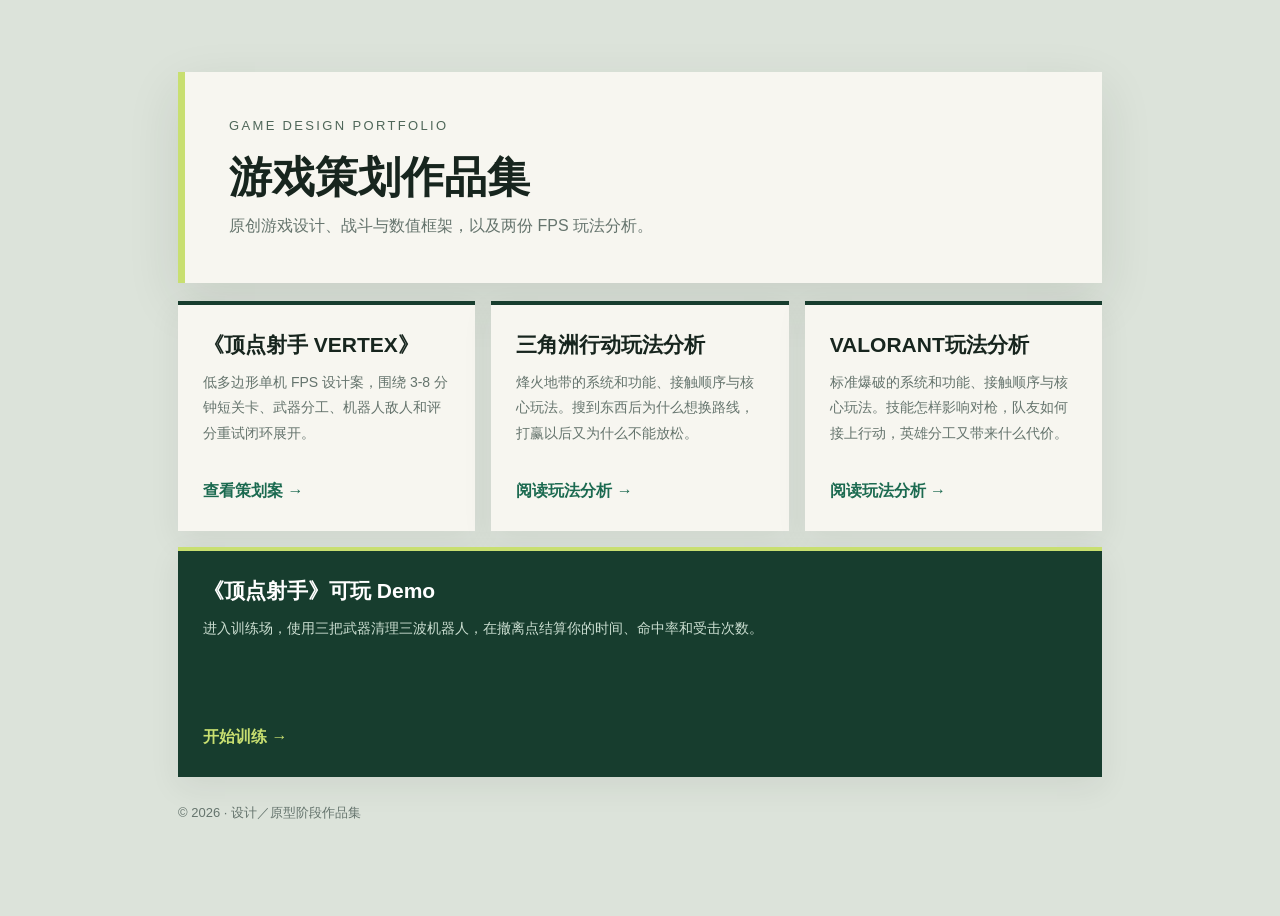
<file: index.html>
<!doctype html>
<html lang="zh-CN">
<head>
<meta charset="utf-8"><meta name="viewport" content="width=device-width,initial-scale=1">
<title>游戏策划作品集 · lyz</title>
<style>
:root{--ink:#17251e;--muted:#65746d;--paper:#f7f6f0;--deep:#173d2e;--lime:#c8df70;--line:#d5ddd3}*{box-sizing:border-box}body{margin:0;background:#dce3da;color:var(--ink);font:16px/1.8 "Microsoft YaHei","PingFang SC",sans-serif}.wrap{max-width:980px;margin:0 auto;padding:72px 28px 92px}.hero{padding:42px 44px;background:var(--paper);border-left:7px solid var(--lime);box-shadow:0 18px 50px #2431261c}.eyebrow{color:#4f6759;font-size:13px;letter-spacing:.18em}.hero h1{font-size:43px;line-height:1.2;margin:15px 0 8px}.hero p{color:var(--muted);margin:0}.grid{display:grid;grid-template-columns:repeat(3,1fr);gap:16px;margin-top:18px}.item{display:flex;flex-direction:column;min-height:230px;padding:25px;background:var(--paper);border-top:4px solid var(--deep);box-shadow:0 10px 30px #24312612}.item h2{font-size:21px;line-height:1.4;margin:0 0 11px}.item p{color:var(--muted);font-size:14px;margin:0 0 20px}.item a{margin-top:auto;color:#1b6a50;text-decoration:none;font-weight:700}.demo{grid-column:1/-1;background:var(--deep);color:#fff;border-top:4px solid var(--lime)}.demo p{color:#cbded1}.demo a{color:var(--lime)}footer{color:var(--muted);font-size:13px;margin-top:24px}@media(max-width:720px){.wrap{padding:30px 16px 55px}.hero{padding:30px 25px}.hero h1{font-size:32px}.grid{grid-template-columns:1fr}.demo{grid-column:auto}}
</style>
</head>
<body><div class="wrap"><section class="hero"><div class="eyebrow">GAME DESIGN PORTFOLIO</div><h1>游戏策划作品集</h1><p>原创游戏设计、战斗与数值框架，以及两份 FPS 玩法分析。</p></section><section class="grid"><article class="item"><h2>《顶点射手 VERTEX》</h2><p>低多边形单机 FPS 设计案，围绕 3-8 分钟短关卡、武器分工、机器人敌人和评分重试闭环展开。</p><a href="01%20PORTFOLIO_VERTEX/PORTFOLIO_VERTEX.md">查看策划案 →</a></article><article class="item"><h2>三角洲行动玩法分析</h2><p>烽火地带的系统和功能、接触顺序与核心玩法。搜到东西后为什么想换路线，打赢以后又为什么不能放松。</p><a href="02%20delta-operator-research/%E4%B8%89%E8%A7%92%E6%B4%B2%E8%A1%8C%E5%8A%A8%E7%83%BD%E7%81%AB%E5%9C%B0%E5%B8%A6%E5%B9%B2%E5%91%98%E7%B3%BB%E7%BB%9F%E7%A0%94%E7%A9%B6.html">阅读玩法分析 →</a></article><article class="item"><h2>VALORANT玩法分析</h2><p>标准爆破的系统和功能、接触顺序与核心玩法。技能怎样影响对枪，队友如何接上行动，英雄分工又带来什么代价。</p><a href="03%20valorant-agent-research/VALORANT%E8%8B%B1%E9%9B%84%E6%8A%80%E8%83%BD%E7%B3%BB%E7%BB%9F%E7%A0%94%E7%A9%B6.html">阅读玩法分析 →</a></article><article class="item demo"><h2>《顶点射手》可玩 Demo</h2><p>进入训练场，使用三把武器清理三波机器人，在撤离点结算你的时间、命中率和受击次数。</p><a href="04%20vertex-demo/">开始训练 →</a></article></section><footer>© 2026 · 设计／原型阶段作品集</footer></div></body></html>
</file>
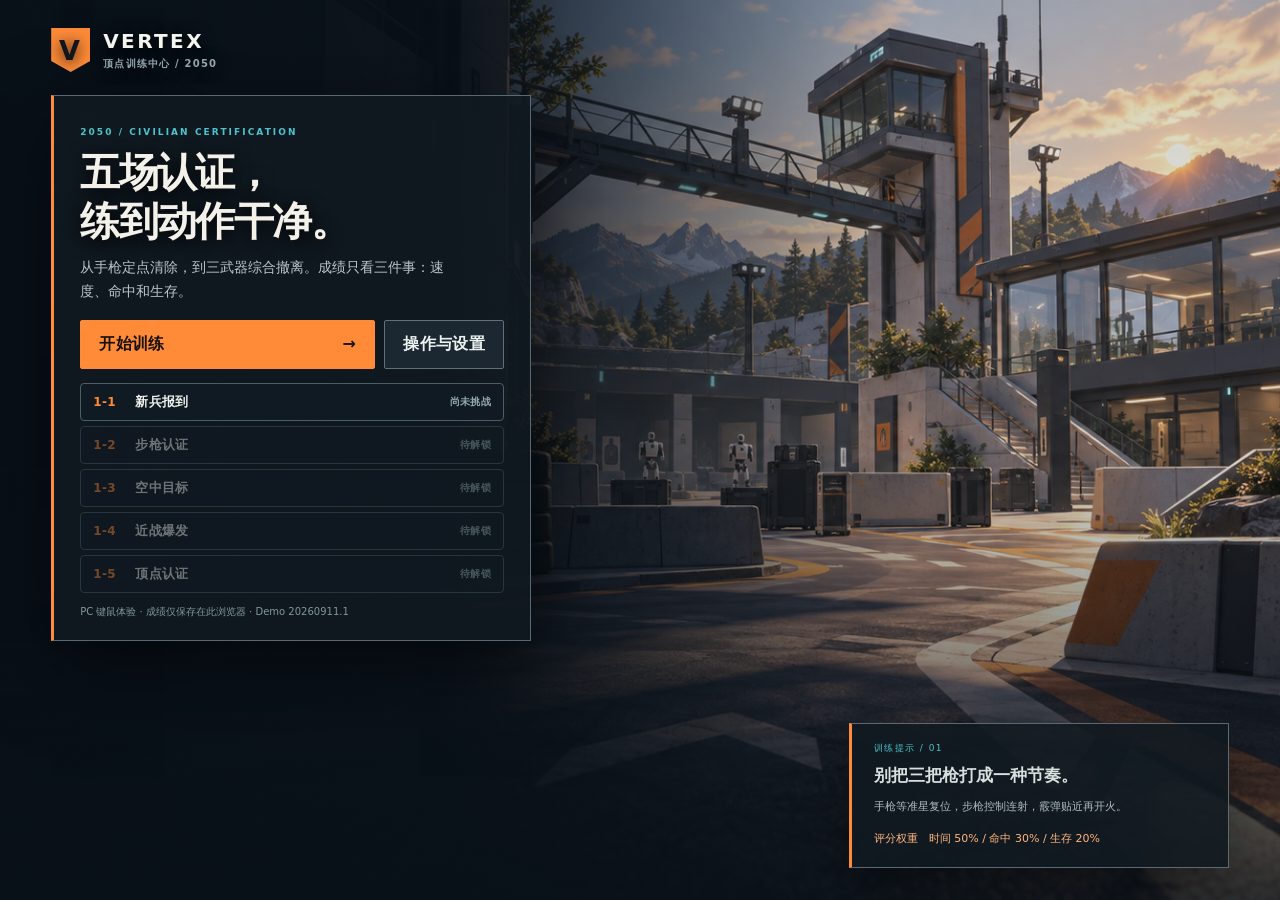
<file: 04 vertex-demo/index.html>
<!doctype html>
<html lang="zh-CN">
<head>
  <meta charset="utf-8">
  <meta name="viewport" content="width=device-width,initial-scale=1">
  <meta name="description" content="VERTEX 顶点训练中心：五关制第一人称射击训练 Demo">
  <title>VERTEX / 顶点训练中心</title>
  <link rel="stylesheet" href="rebuild/style.css?v=20260911-2">
</head>
<body>
<canvas id="viewport" aria-label="第一人称训练场"></canvas>
<div id="loading"><span class="eyebrow">VERTEX TRAINING CENTER</span><h1>正在准备训练场</h1><p id="load-message">装载原始关卡与数值…</p></div>
<section id="menu" class="screen hidden">
  <div class="brand"><span class="brand-mark">V</span><span>VERTEX<small>顶点训练中心 / 2050</small></span></div>
  <div class="menu-card"><span class="eyebrow">2050 / CIVILIAN CERTIFICATION</span><h1>五场认证，<br>练到动作干净。</h1><p class="intro">从手枪定点清除，到三武器综合撤离。成绩只看三件事：速度、命中和生存。</p>
    <div class="menu-actions"><button id="continue" class="primary">开始训练 <span>→</span></button><button id="open-settings">操作与设置</button></div>
    <div id="levels" class="level-list"></div><p class="fine">PC 键鼠体验 · 成绩仅保存在此浏览器 · Demo 20260911.1</p>
  </div>
  <aside class="menu-note"><small>训练提示 / 01</small><b>别把三把枪打成一种节奏。</b><p>手枪等准星复位，步枪控制连射，霰弹贴近再开火。</p><span>评分权重　时间 50% / 命中 30% / 生存 20%</span></aside>
</section>
<section id="hud" class="hidden">
  <div class="hud-objective"><span id="level-name"></span><strong id="objective"></strong><small id="stage"></small></div>
  <div class="hud-time"><span>训练计时</span><strong id="timer">00:00</strong><small id="par"></small></div>
  <div id="reticle"><i></i><i></i><i></i><i></i><b></b></div><div id="hitmark">×</div><div id="damage-numbers"></div>
  <div class="hud-ammo"><span id="weapon-name"></span><strong><b id="mag">12</b><em id="reserve">/ 96</em></strong><small id="weapon-hint"></small><div id="reload-bar"><i></i></div></div>
  <div class="hud-health"><div><span>生命</span><b id="health">100</b><span id="sprint-label">冲刺就绪</span></div><div class="health-track"><i id="health-fill"></i></div><div class="sprint-track"><i id="sprint-fill"></i></div></div>
</section>
<div id="damage-vignette"></div><div id="subtitle" class="hidden"></div><div id="toast" class="hidden"></div>
<section id="pause" class="modal hidden"><div class="panel"><span class="eyebrow">TRAINING PAUSED</span><h2>喘口气，调整一下。</h2><p id="pause-message">训练已暂停，计时和敌人行动都已停止。</p><button id="resume" class="primary">继续训练 →</button><button id="window-mode">窗口兼容模式 · 拖动观察</button><button id="pause-settings">操作与设置</button><button id="retry-pause">重新开始本关</button><button id="return-menu">返回选关</button></div></section>
<section id="settings" class="modal hidden"><div class="panel settings-panel"><span class="eyebrow">MAKE IT YOURS</span><h2>操作与设置</h2>
  <label>鼠标灵敏度 <output id="sensitivity-value"></output><input id="sensitivity" type="range" min="0.2" max="2" step="0.001"></label>
  <label>水平视野 FOV <output id="fov-value"></output><input id="fov" type="range" min="70" max="110" step="1"></label>
  <label>总音量 <output id="master-value"></output><input id="master" type="range" min="0" max="1" step="0.01"></label>
  <label>音效 <output id="effects-value"></output><input id="effects" type="range" min="0" max="1" step="0.01"></label>
  <label>背景音乐 <output id="music-value"></output><input id="music" type="range" min="0" max="1" step="0.01"></label>
  <div class="check-row"><label><input id="highContrast" type="checkbox">高对比命中反馈</label><label><input id="subtitles" type="checkbox">教学字幕</label></div>
  <label class="select-label">准星<select id="crosshair"><option value="cross">十字</option><option value="dot">圆点</option></select></label>
  <div class="controls"><span>WASD 移动</span><span>左键 射击</span><span>右键 瞄准</span><span>R 换弹</span><span>1 / 2 / 3 切枪</span><span>Shift 冲刺</span><span>空格 跳跃</span><span>Esc 暂停</span></div><p class="fine">手枪、霰弹枪每按一次射击一次；步枪可按住连射。切枪或射击可取消换弹，未完成的换弹不增加弹药。</p><button id="close-settings" class="primary">保存并返回</button><button id="reset-settings">恢复默认设置</button>
</div></section>
<section id="result" class="modal hidden"><div class="panel result-panel"><span class="eyebrow" id="result-label"></span><h2 id="result-title"></h2><div class="result-main"><strong id="grade"></strong><div><b id="score"></b><small id="record"></small></div></div><div id="score-parts"></div><p id="result-details"></p><div class="result-actions"><button id="retry-result" class="primary">再挑战一次 ↻</button><button id="next-level">下一关 →</button><button id="result-menu">返回选关</button></div></div></section>
<script>window.addEventListener('error',()=>{const loading=document.getElementById('loading');if(!loading.classList.contains('hidden'))document.getElementById('load-message').textContent='页面资源未加载完整。请按 Ctrl + F5 刷新，并确认通过网站链接打开。';});</script>
<script type="module" src="rebuild/app.mjs?v=20260911-2"></script>
</body>
</html>
</file>
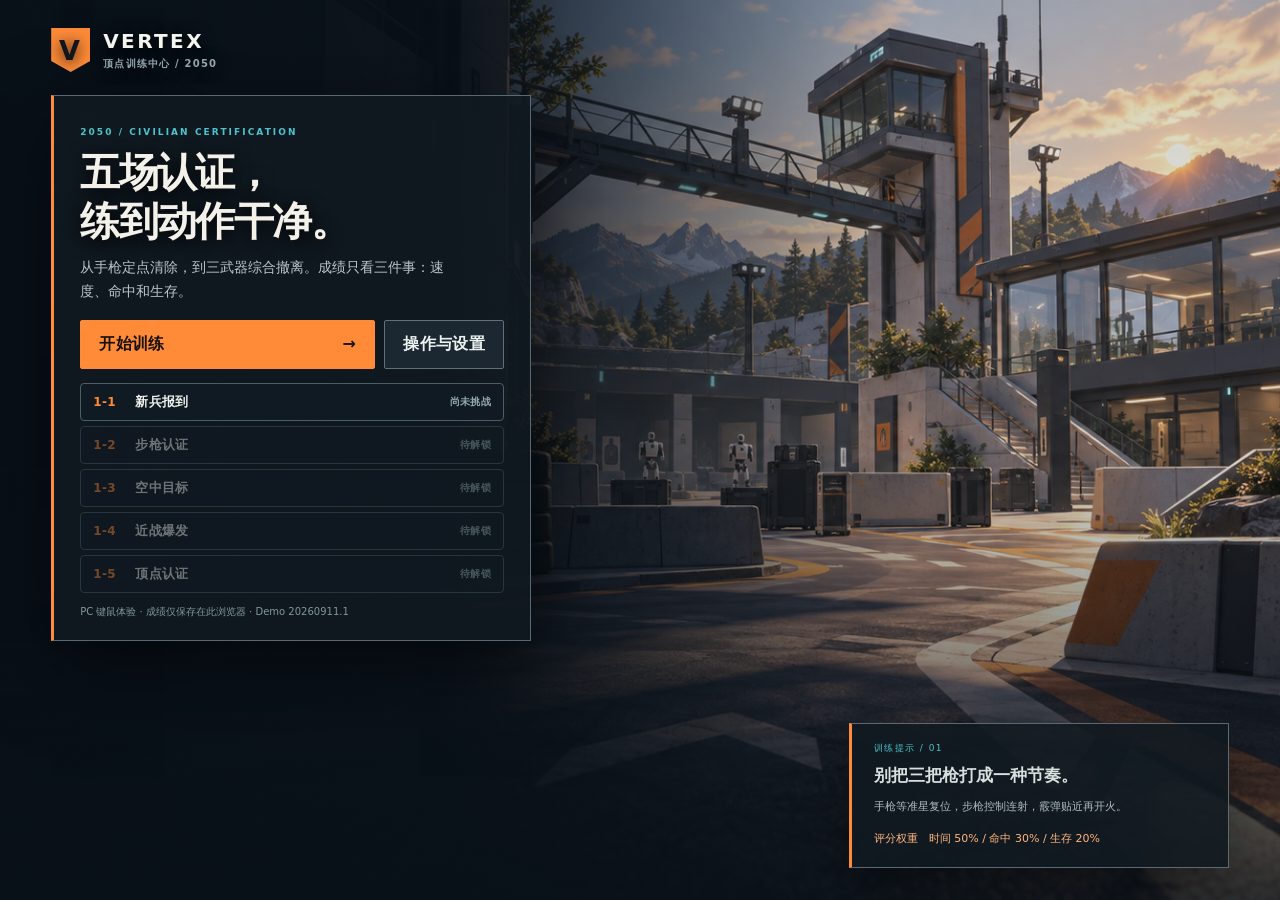
<file: 04 vertex-demo/rebuild/index.html>
<!doctype html>
<html lang="zh-CN"><head><meta charset="utf-8"><meta name="viewport" content="width=device-width,initial-scale=1"><meta name="description" content="VERTEX 顶点训练中心：五关制第一人称射击训练 Demo"><title>VERTEX / 顶点训练中心</title><link rel="stylesheet" href="style.css?v=20260911-2"></head>
<body>
<canvas id="viewport" aria-label="第一人称训练场"></canvas>
<div id="loading"><span class="eyebrow">VERTEX TRAINING CENTER</span><h1>正在准备训练场</h1><p id="load-message">装载原始关卡与数值…</p></div>
<section id="menu" class="screen hidden">
 <div class="brand"><span class="brand-mark">V</span><span>VERTEX<small>顶点训练中心 / 2050</small></span></div>
 <div class="menu-card"><span class="eyebrow">2050 / CIVILIAN CERTIFICATION</span><h1>五场认证，<br>练到动作干净。</h1><p class="intro">从手枪定点清除，到三武器综合撤离。成绩只看三件事：速度、命中和生存。</p>
 <div class="menu-actions"><button id="continue" class="primary">开始训练 <span>→</span></button><button id="open-settings">操作与设置</button></div>
 <div id="levels" class="level-list"></div><p class="fine">PC 键鼠体验 · 成绩仅保存在此浏览器 · Demo 20260911.1</p>
 </div><aside class="menu-note"><small>训练提示 / 01</small><b>别把三把枪打成一种节奏。</b><p>手枪等准星复位，步枪控制连射，霰弹贴近再开火。</p><span>评分权重　时间 50% / 命中 30% / 生存 20%</span></aside>
</section>
<section id="hud" class="hidden">
 <div class="hud-objective"><span id="level-name"></span><strong id="objective"></strong><small id="stage"></small></div>
 <div class="hud-time"><span>训练计时</span><strong id="timer">00:00</strong><small id="par"></small></div>
 <div id="reticle"><i></i><i></i><i></i><i></i><b></b></div><div id="hitmark">×</div><div id="damage-numbers"></div>
 <div class="hud-ammo"><span id="weapon-name"></span><strong><b id="mag">12</b><em id="reserve">/ 96</em></strong><small id="weapon-hint"></small><div id="reload-bar"><i></i></div></div>
 <div class="hud-health"><div><span>生命</span><b id="health">100</b><span id="sprint-label">冲刺就绪</span></div><div class="health-track"><i id="health-fill"></i></div><div class="sprint-track"><i id="sprint-fill"></i></div></div>
</section>
<div id="damage-vignette"></div><div id="subtitle" class="hidden"></div><div id="toast" class="hidden"></div>
<section id="pause" class="modal hidden"><div class="panel"><span class="eyebrow">TRAINING PAUSED</span><h2>喘口气，调整一下。</h2><p id="pause-message">训练已暂停，计时和敌人行动都已停止。</p><button id="resume" class="primary">继续训练 →</button><button id="window-mode">窗口兼容模式 · 拖动观察</button><button id="pause-settings">操作与设置</button><button id="retry-pause">重新开始本关</button><button id="return-menu">返回选关</button></div></section>
<section id="settings" class="modal hidden"><div class="panel settings-panel"><span class="eyebrow">MAKE IT YOURS</span><h2>操作与设置</h2>
 <label>鼠标灵敏度 <output id="sensitivity-value"></output><input id="sensitivity" type="range" min="0.2" max="2" step="0.001"></label>
 <label>水平视野 FOV <output id="fov-value"></output><input id="fov" type="range" min="70" max="110" step="1"></label>
 <label>总音量 <output id="master-value"></output><input id="master" type="range" min="0" max="1" step="0.01"></label>
 <label>音效 <output id="effects-value"></output><input id="effects" type="range" min="0" max="1" step="0.01"></label>
 <label>背景音乐 <output id="music-value"></output><input id="music" type="range" min="0" max="1" step="0.01"></label>
 <div class="check-row"><label><input id="highContrast" type="checkbox">高对比命中反馈</label><label><input id="subtitles" type="checkbox">教学字幕</label></div>
 <label class="select-label">准星<select id="crosshair"><option value="cross">十字</option><option value="dot">圆点</option></select></label>
 <div class="controls"><span>WASD 移动</span><span>左键 射击</span><span>右键 瞄准</span><span>R 换弹</span><span>1 / 2 / 3 切枪</span><span>Shift 冲刺</span><span>空格 跳跃</span><span>Esc 暂停</span></div><p class="fine">手枪、霰弹枪每按一次射击一次；步枪可按住连射。切枪或射击可取消换弹，未完成的换弹不增加弹药。</p><button id="close-settings" class="primary">保存并返回</button><button id="reset-settings">恢复默认设置</button></div></section>
<section id="result" class="modal hidden"><div class="panel result-panel"><span class="eyebrow" id="result-label"></span><h2 id="result-title"></h2><div class="result-main"><strong id="grade"></strong><div><b id="score"></b><small id="record"></small></div></div><div id="score-parts"></div><p id="result-details"></p><div class="result-actions"><button id="retry-result" class="primary">再挑战一次 ↻</button><button id="next-level">下一关 →</button><button id="result-menu">返回选关</button></div></div></section>
<script>window.addEventListener('error',()=>{const loading=document.getElementById('loading');if(!loading.classList.contains('hidden'))document.getElementById('load-message').textContent='页面资源未加载完整。请按 Ctrl + F5 刷新，并确认通过网站链接打开。';});</script>
<script type="module" src="app.mjs?v=20260911-2"></script></body></html>
</file>
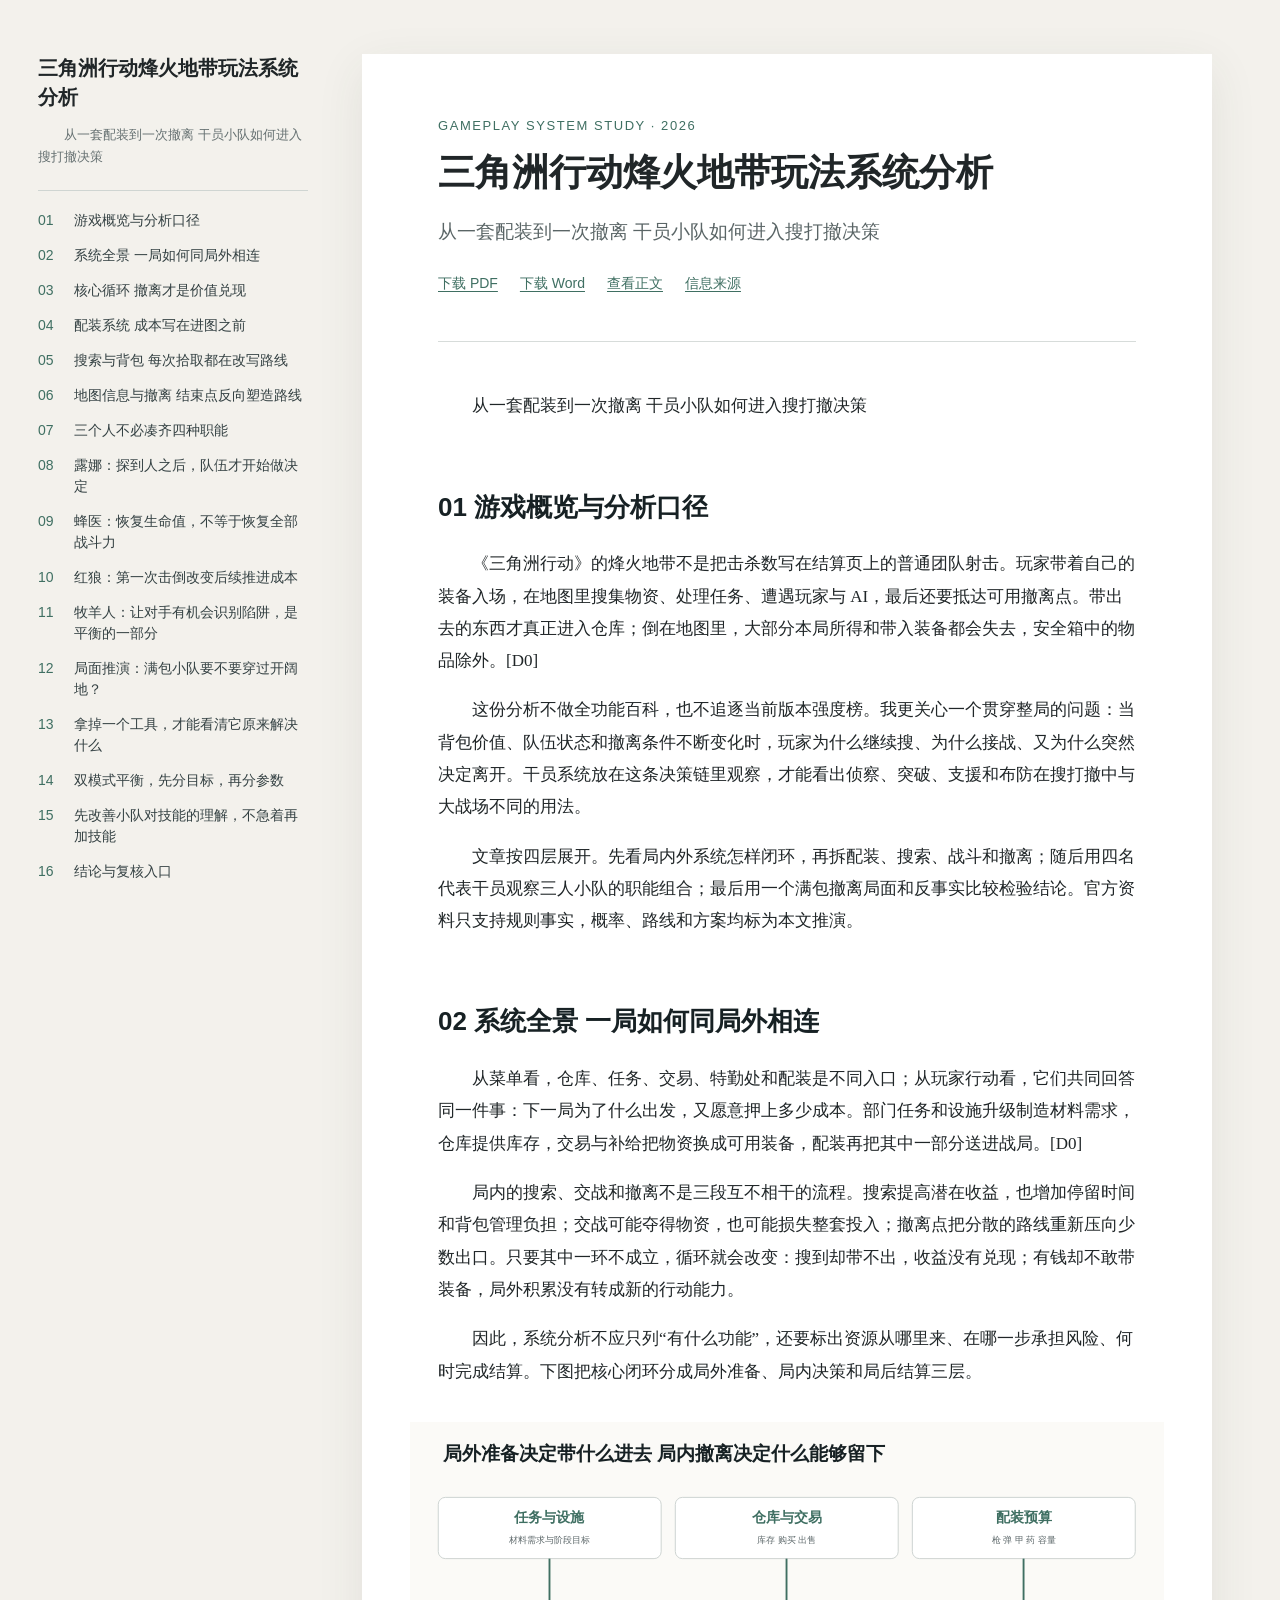
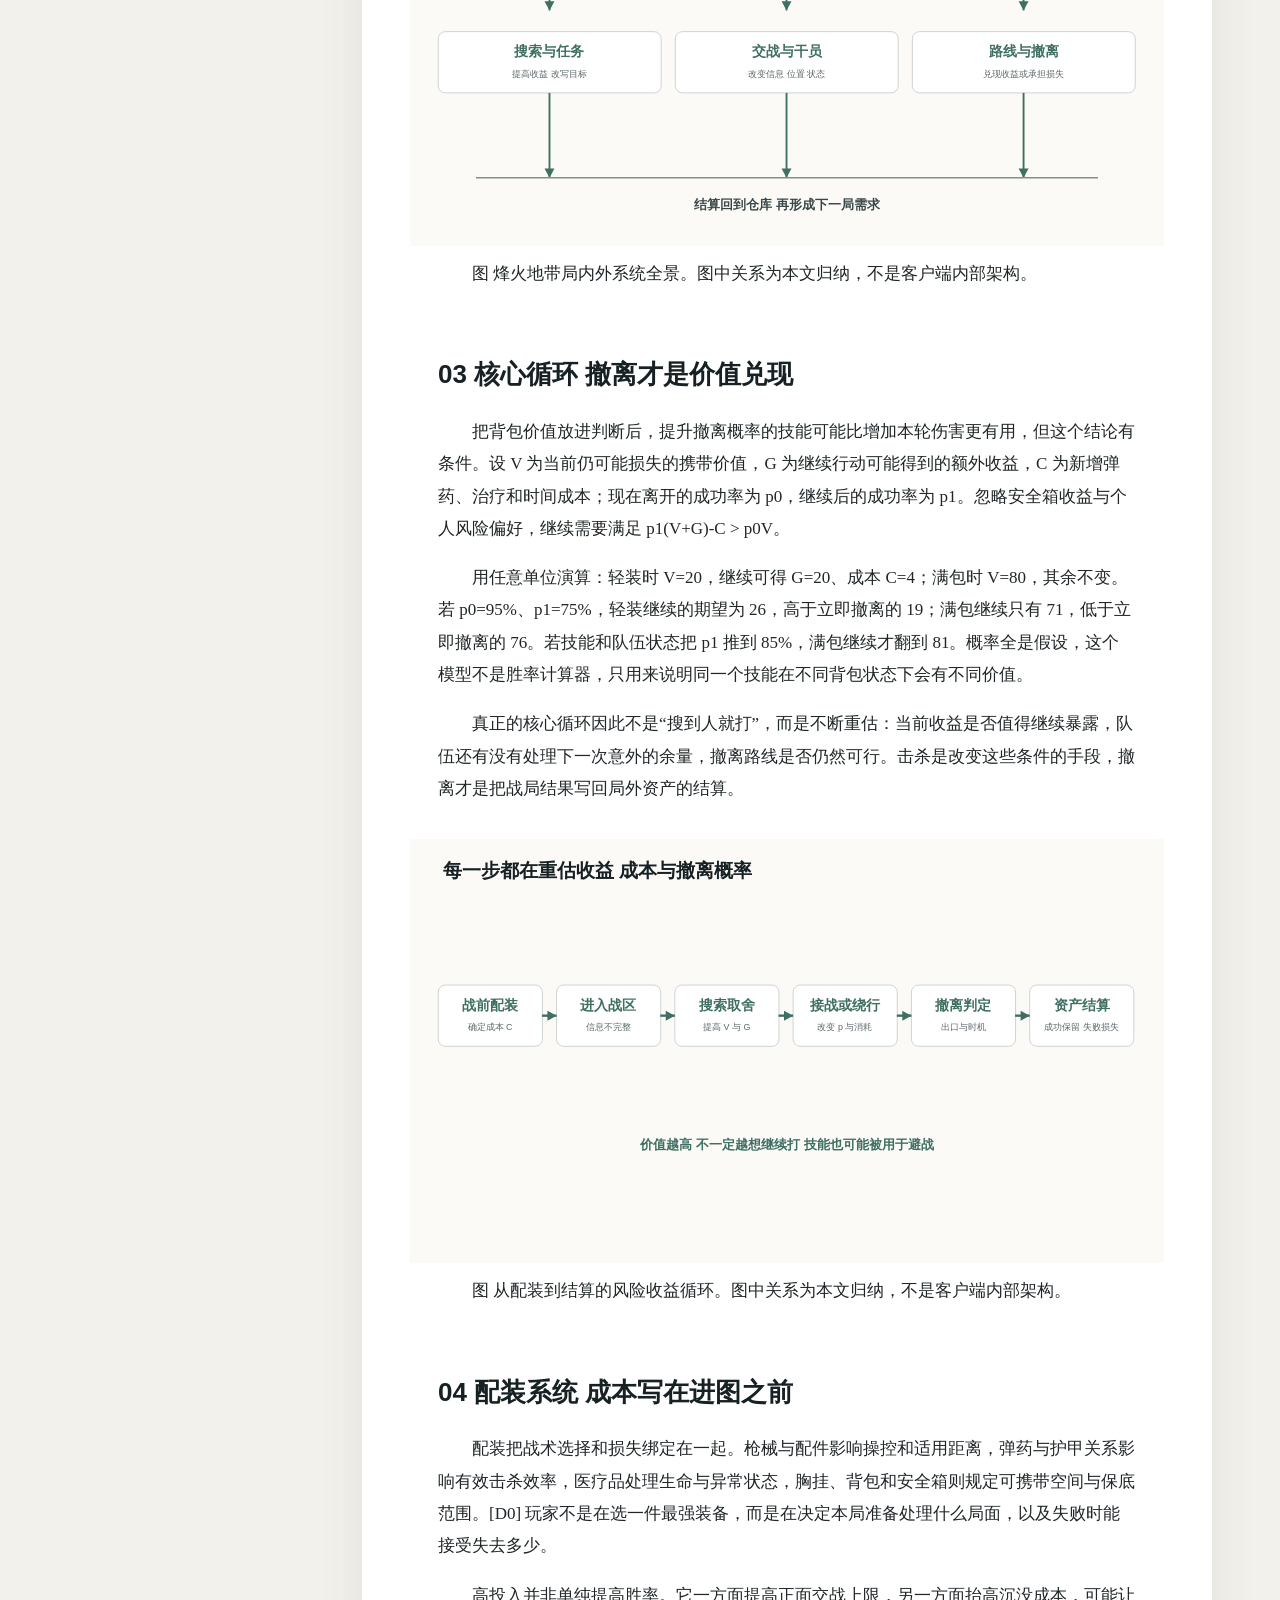
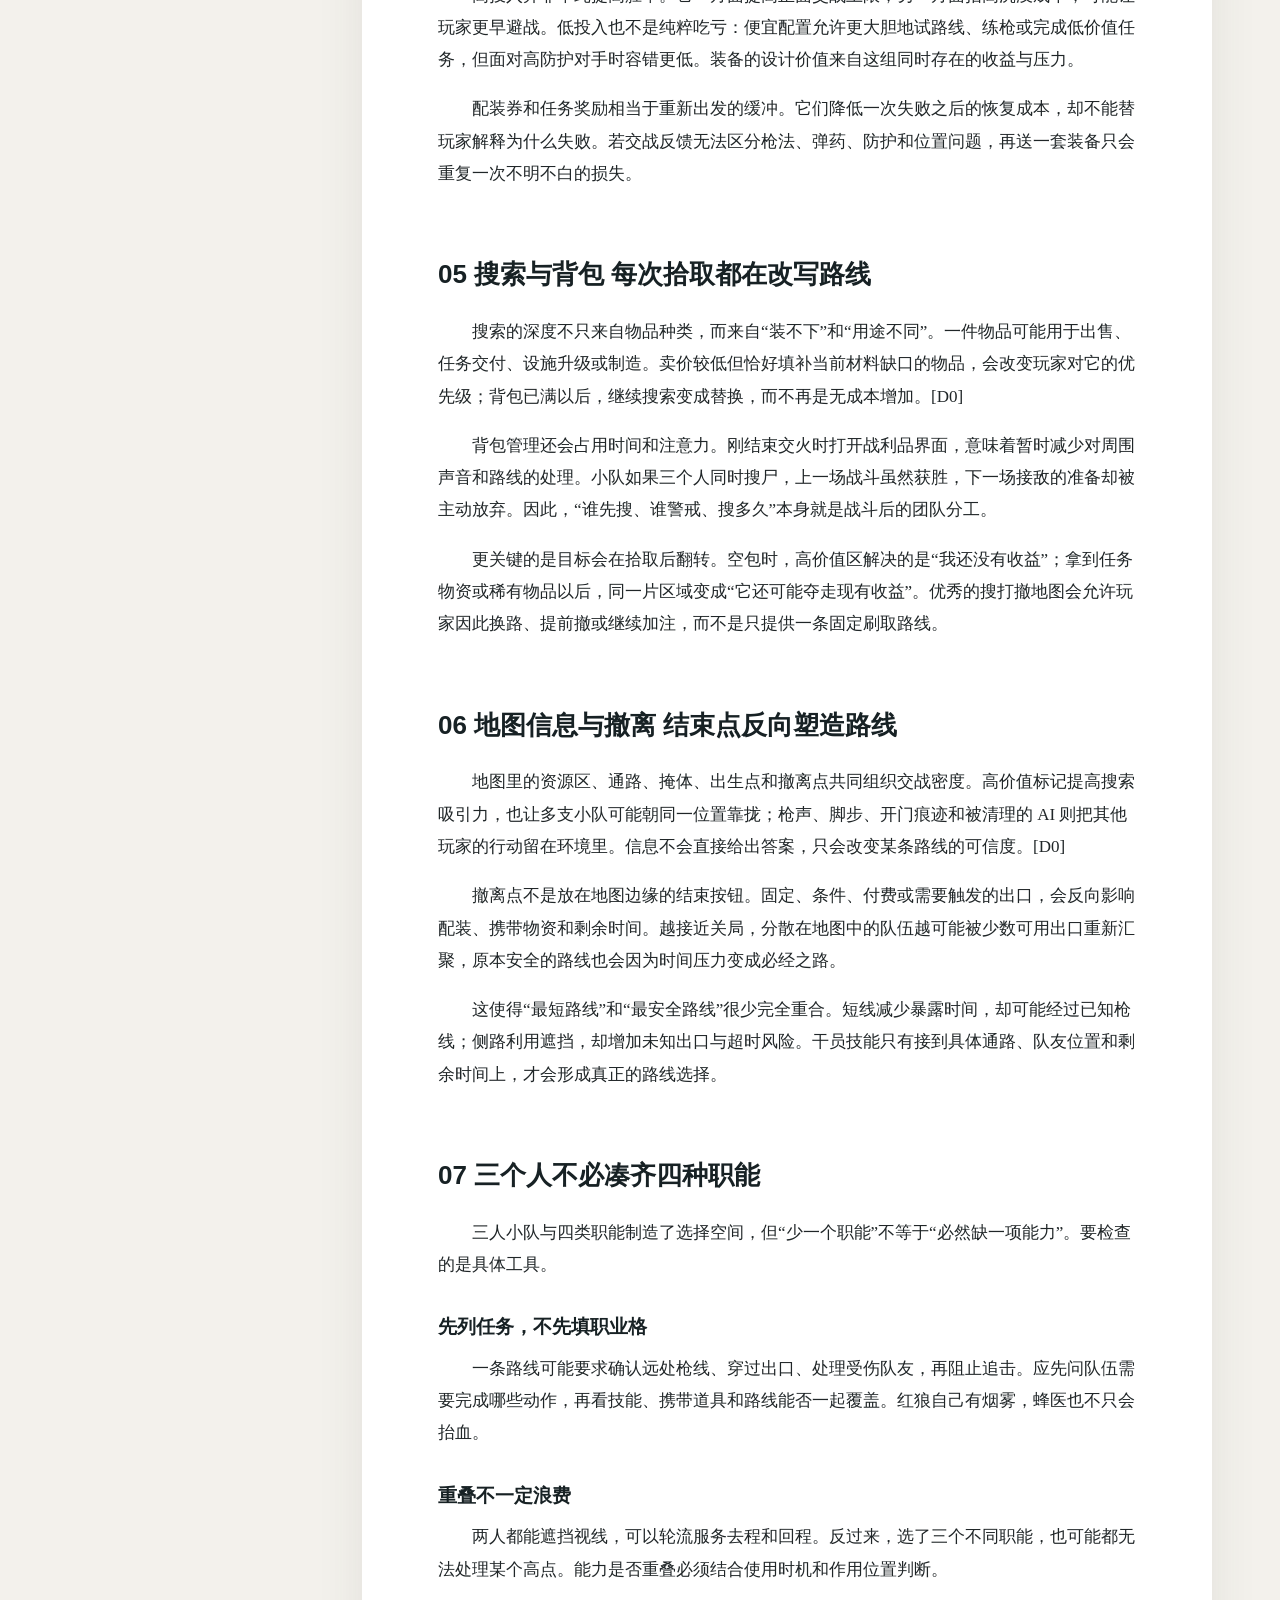
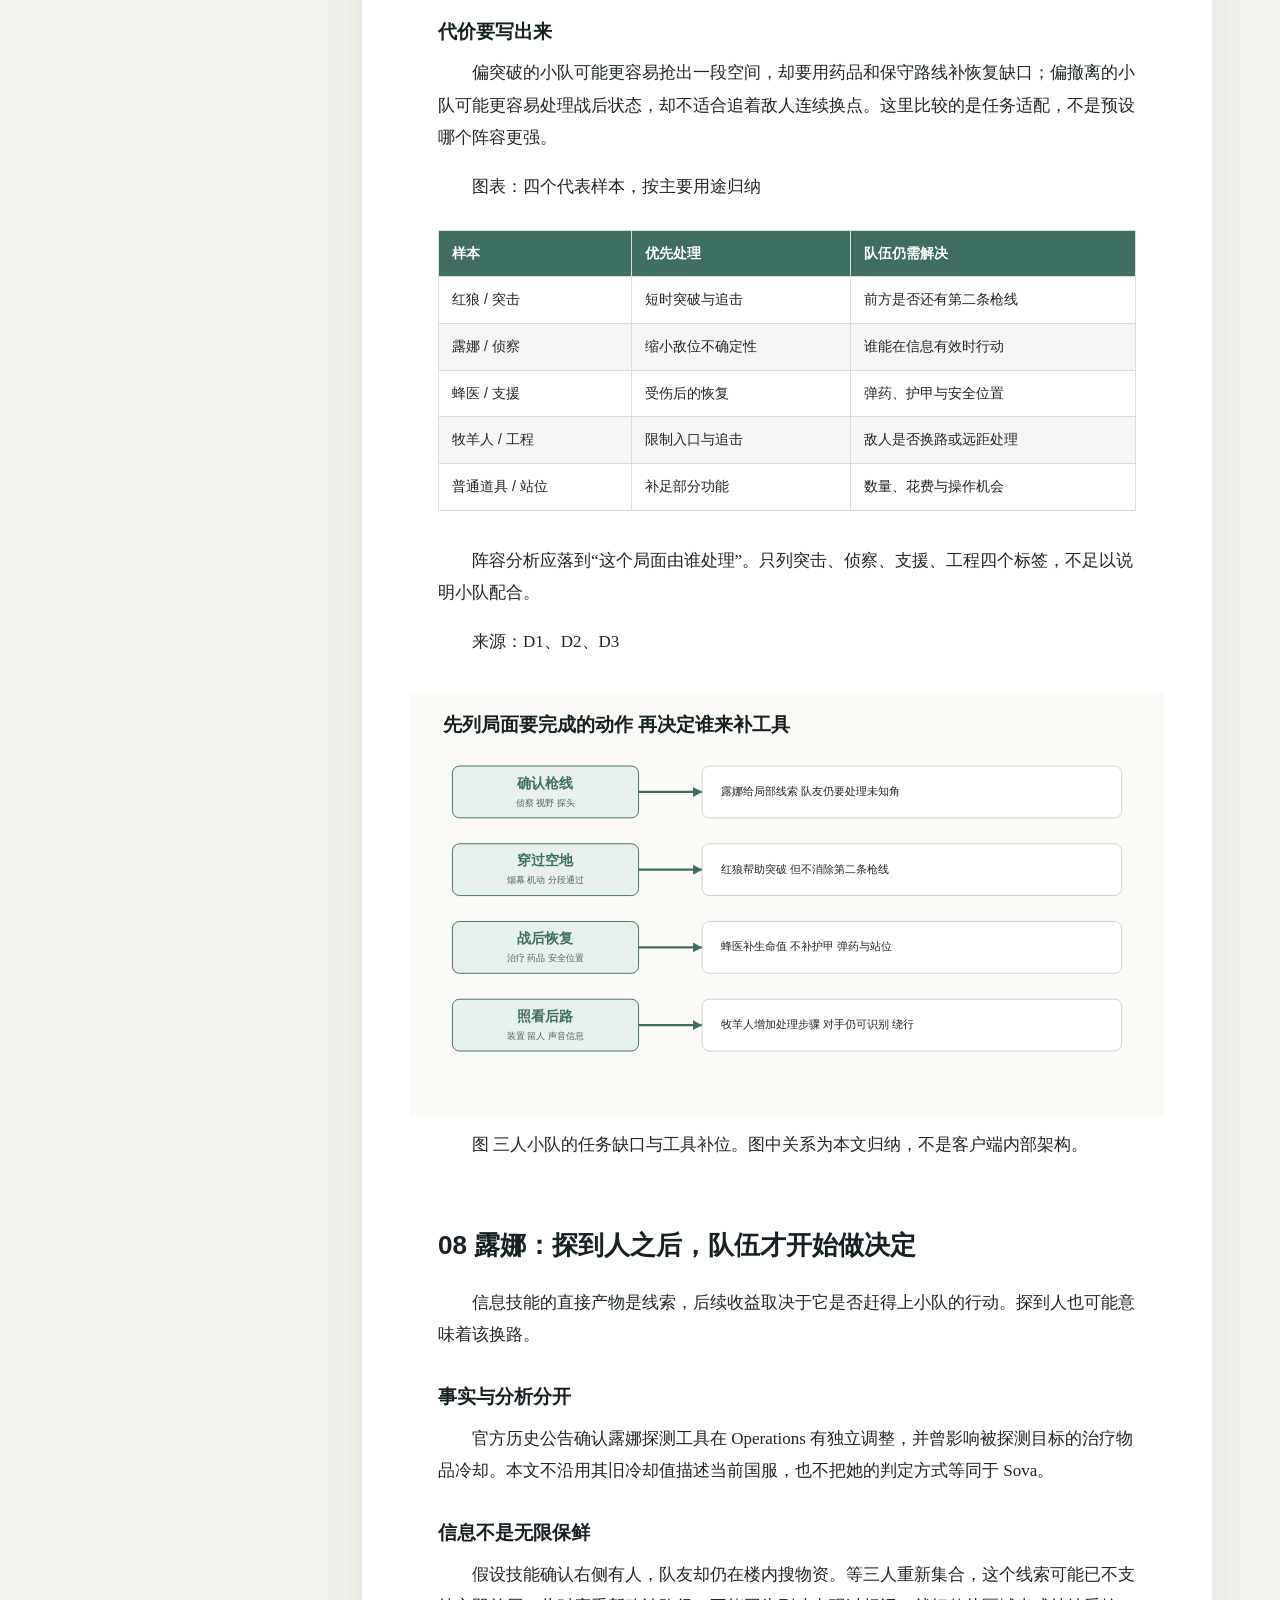
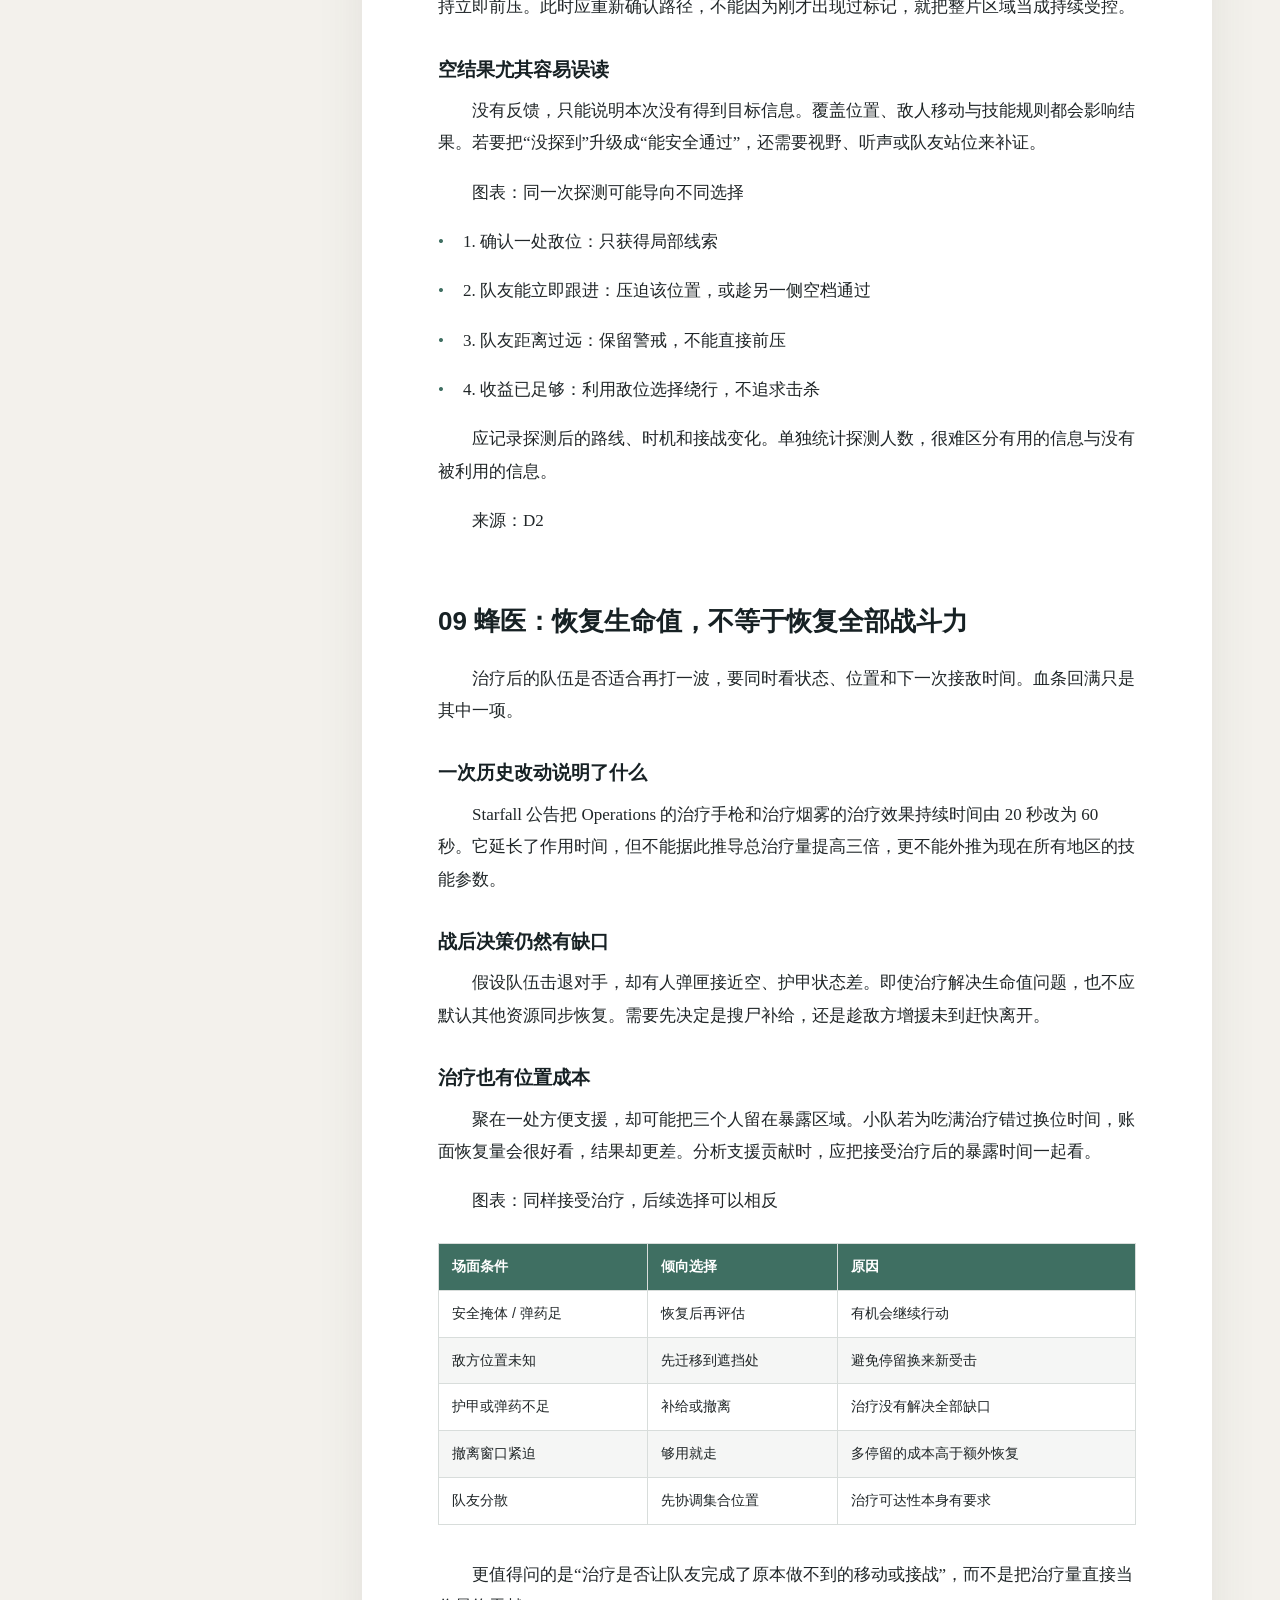
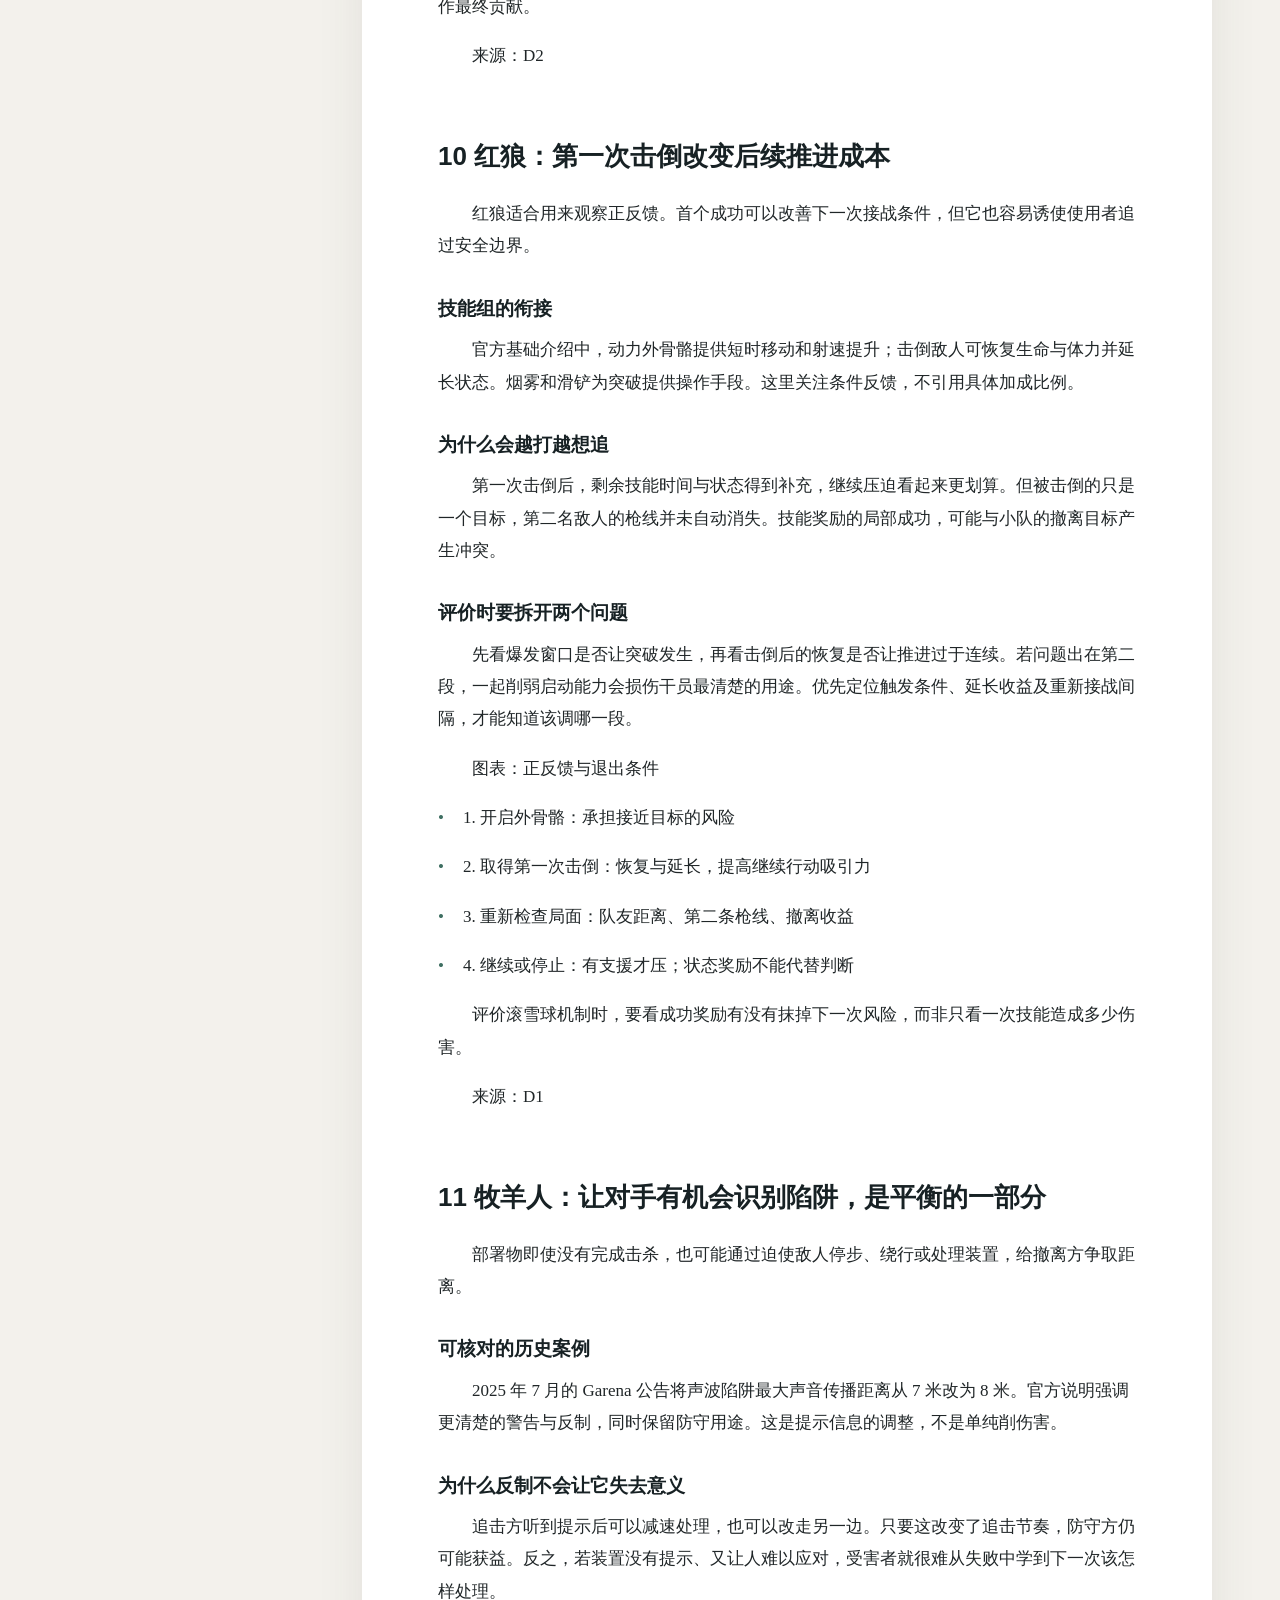
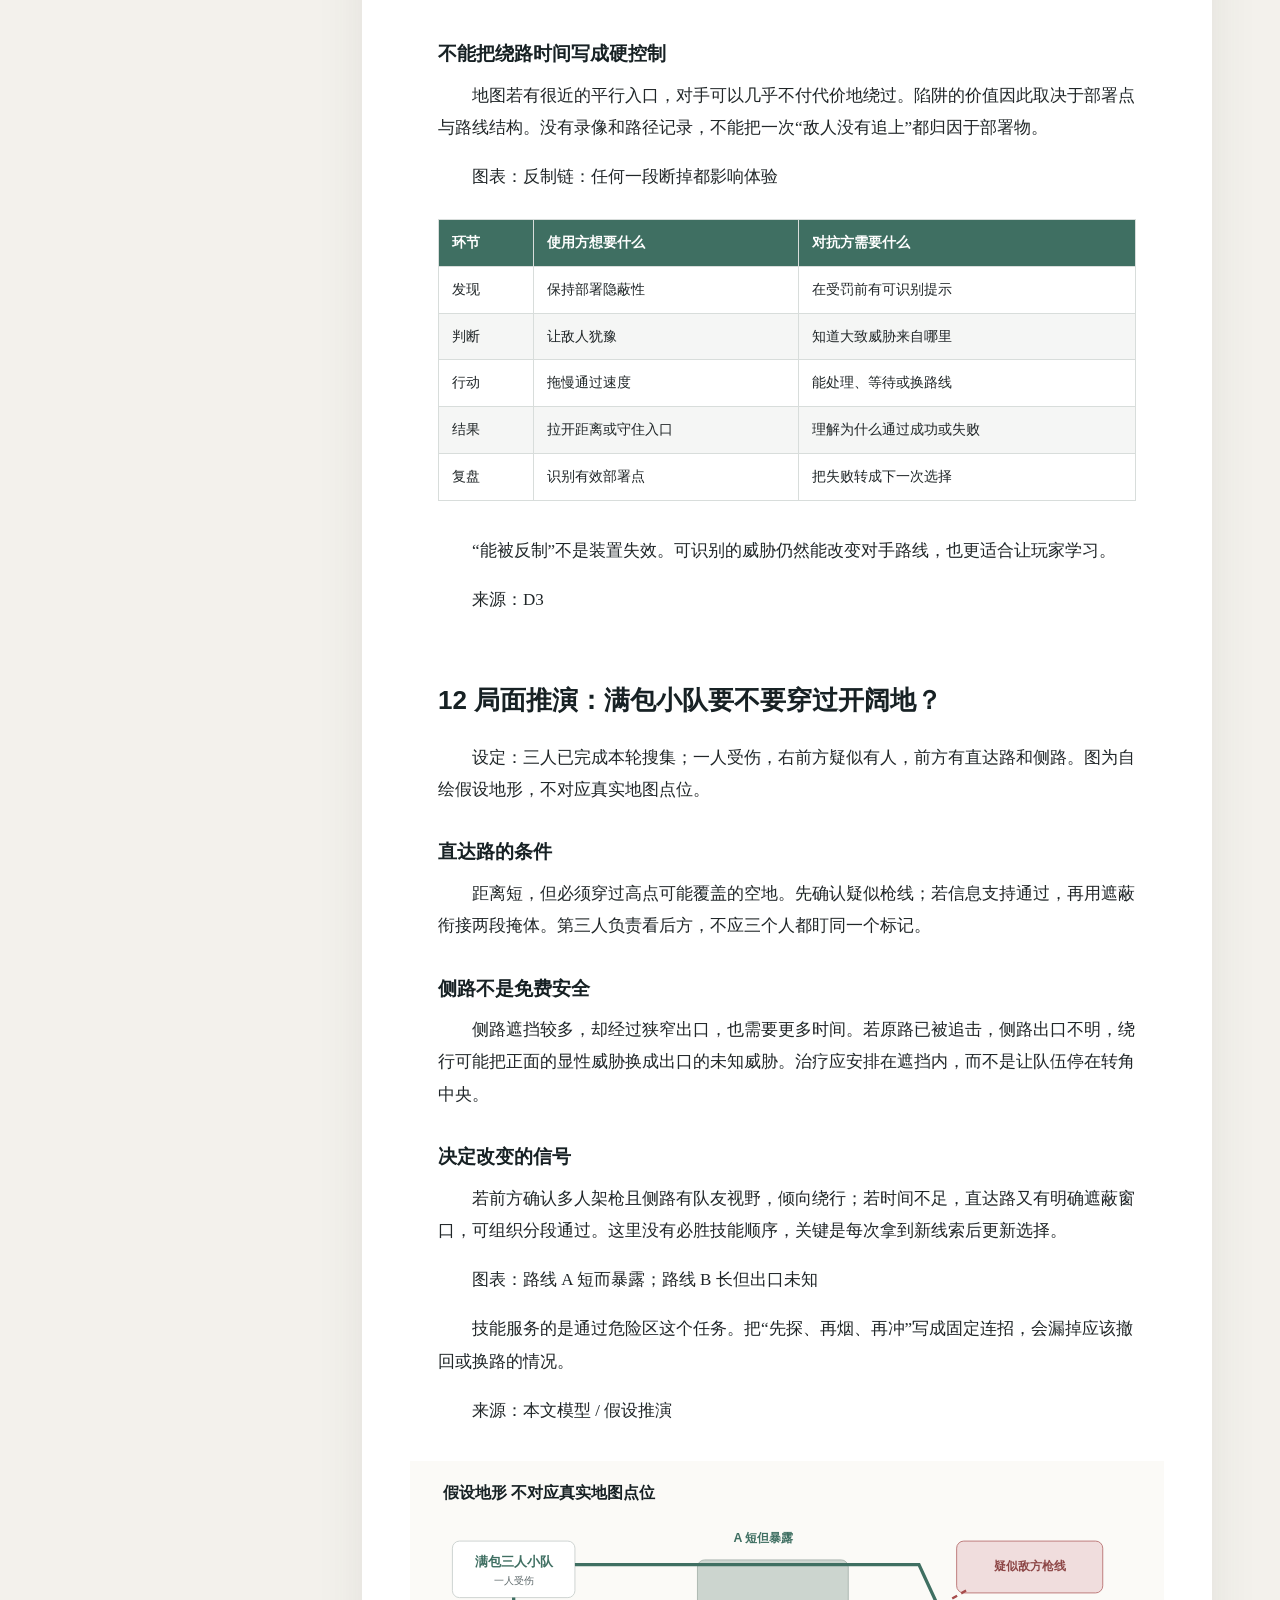
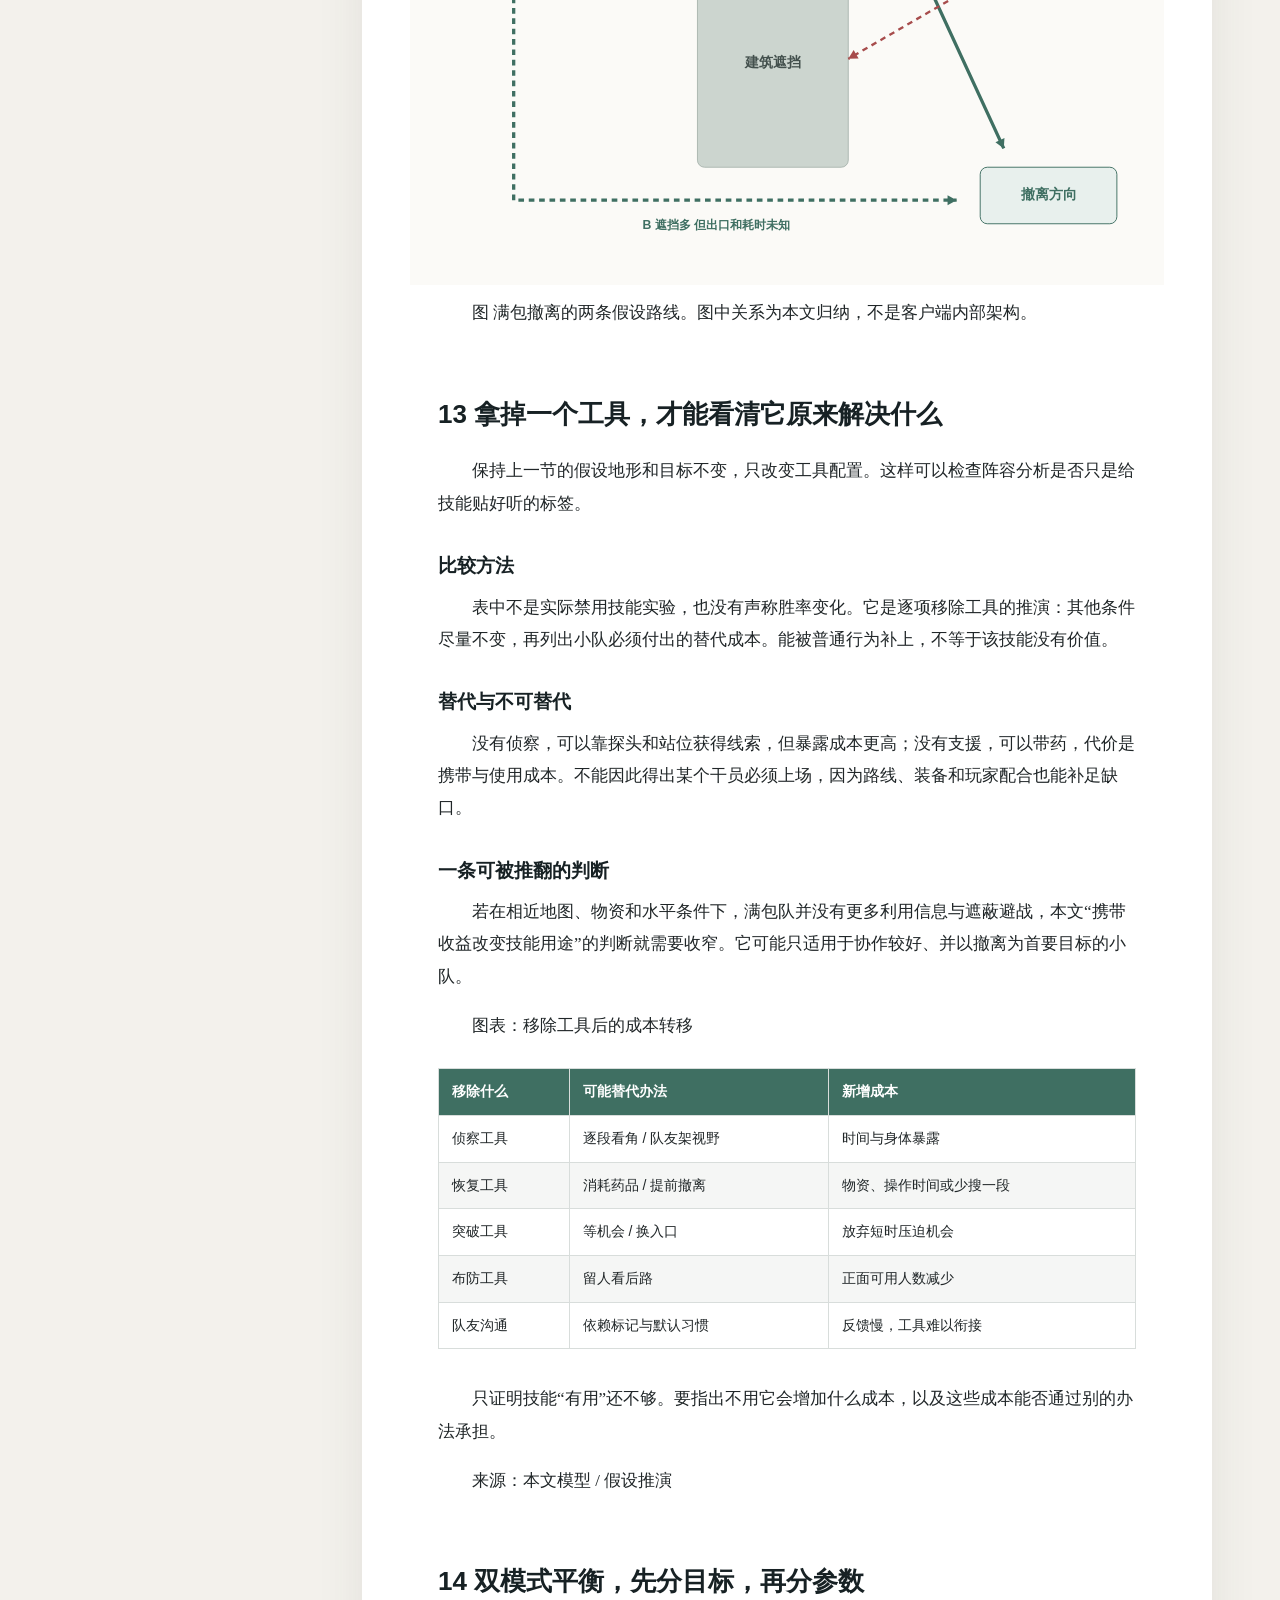
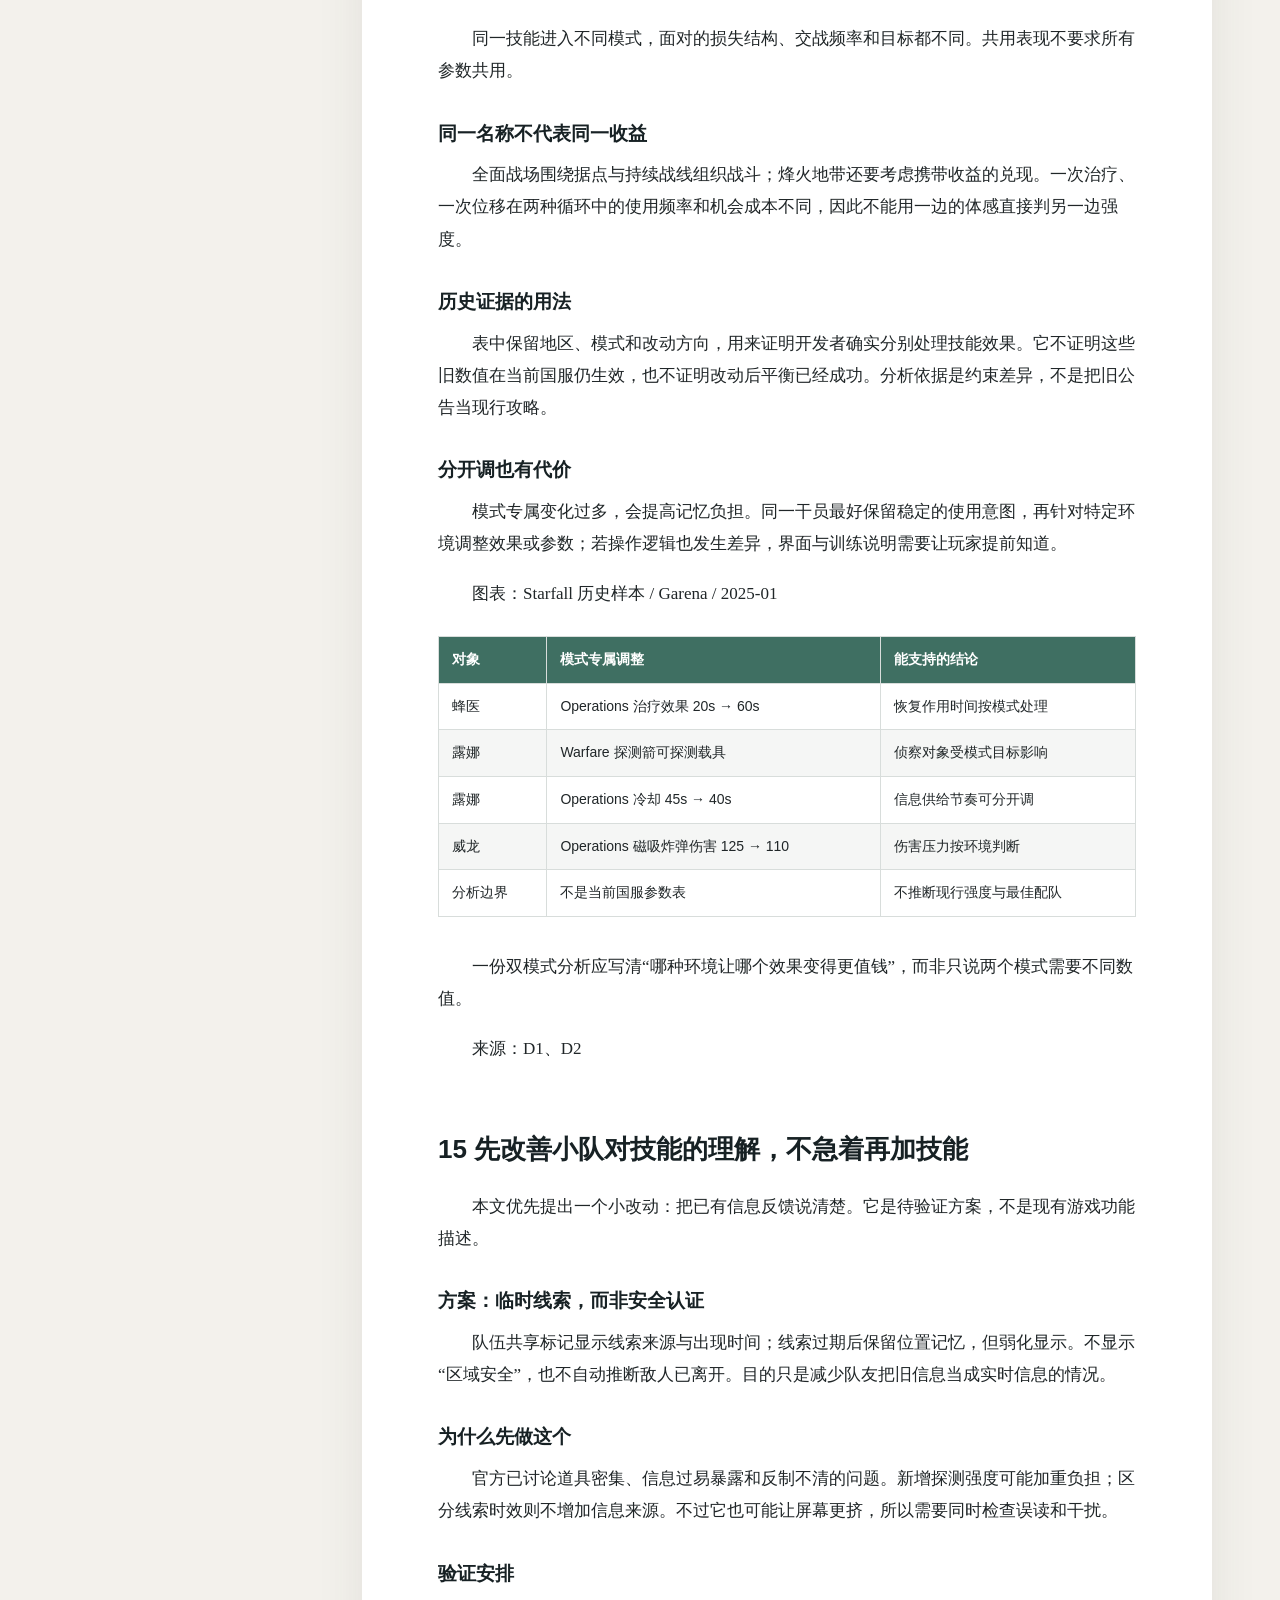
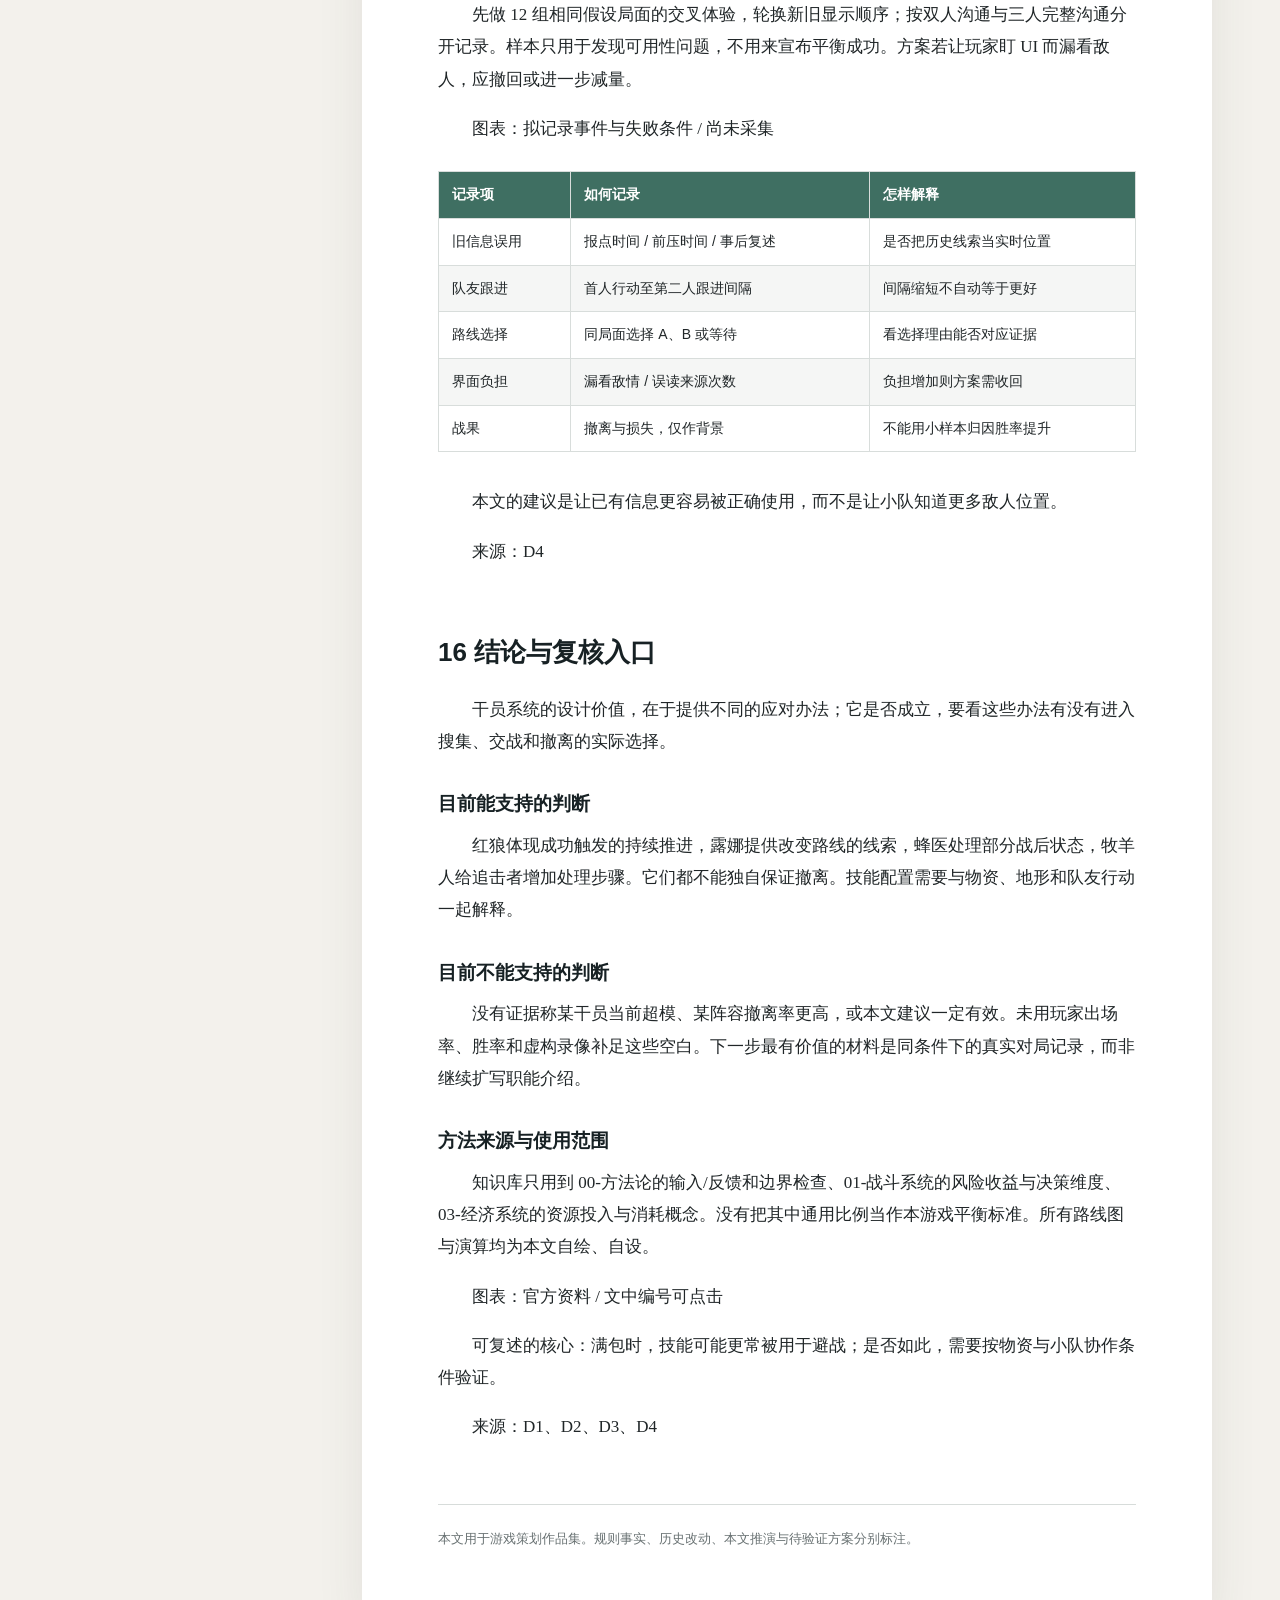
<file: 02 delta-operator-research/三角洲行动烽火地带干员系统研究.html>
<!doctype html><html lang="zh-CN"><head><meta charset="utf-8"><meta name="viewport" content="width=device-width,initial-scale=1"><title>三角洲行动烽火地带玩法系统分析</title><style>*{box-sizing:border-box}html{scroll-behavior:smooth}body{margin:0;color:#202628;background:#f3f1ec;font:17px/1.9 "Songti SC","SimSun",serif}a{color:#3f6f62;text-underline-offset:3px}.layout{max-width:1260px;margin:auto;display:grid;grid-template-columns:270px minmax(0,850px);gap:54px;padding:54px 28px 100px}aside{position:sticky;top:22px;height:calc(100vh - 44px);overflow:auto;font:14px/1.5 "Microsoft YaHei",sans-serif}aside h1{font-size:20px;line-height:1.45;margin:0 0 12px}aside p{font-size:13px;color:#657071;line-height:1.7}nav{border-top:1px solid #cfd5d2;margin-top:22px;padding-top:12px}nav a{display:grid;grid-template-columns:28px 1fr;gap:8px;padding:7px 0;color:#344143;text-decoration:none}nav span{color:#3f6f62}main{background:#fff;padding:64px 76px;box-shadow:0 14px 45px #35403c17}.hero{padding-bottom:42px;border-bottom:1px solid #d7dcda;margin-bottom:48px}.eyebrow{font:13px "Microsoft YaHei",sans-serif;color:#3f6f62;letter-spacing:.12em}.hero h1{font:700 37px/1.32 "Microsoft YaHei",sans-serif;margin:16px 0}.hero p{font-size:19px;color:#5a6566;text-indent:0}.downloads a{font:14px "Microsoft YaHei",sans-serif;margin-right:22px}h2,h3{font-family:"Microsoft YaHei",sans-serif;color:#172124;line-height:1.45}h2{font-size:26px;margin:58px 0 22px;padding-top:8px}h3{font-size:19px;margin:32px 0 12px}p{margin:0 0 17px;text-indent:2em}.item{text-indent:0;padding-left:25px;position:relative}.item span{position:absolute;left:0;color:#3f6f62}figure{margin:34px -28px 12px}figure img{display:block;width:100%}.table-wrap{overflow:auto;margin:26px 0 34px}table{border-collapse:collapse;width:100%;font:14px/1.55 "Microsoft YaHei",sans-serif}th,td{border:1px solid #d8dddb;padding:12px 13px;text-align:left;vertical-align:top}th{background:#3f6f62;color:white}tbody tr:nth-child(even){background:#f5f6f5}footer{margin-top:60px;padding-top:22px;border-top:1px solid #d7dcda;font-size:13px;color:#687172}@media(max-width:900px){.layout{display:block;padding:0}aside{position:static;height:auto;padding:25px}aside nav{display:none}main{padding:38px 22px;box-shadow:none}figure{margin:28px 0}.hero h1{font-size:30px}}@media print{body{background:#fff}aside{display:none}.layout{display:block;padding:0}main{box-shadow:none;padding:15mm}.downloads{display:none}h2{break-after:avoid}figure,.table-wrap{break-inside:avoid}}</style></head><body><div class="layout"><aside><h1>三角洲行动烽火地带玩法系统分析</h1><p>从一套配装到一次撤离 干员小队如何进入搜打撤决策</p><nav><a href="#sec-01"><span>01</span>游戏概览与分析口径</a><a href="#sec-02"><span>02</span>系统全景 一局如何同局外相连</a><a href="#sec-03"><span>03</span>核心循环 撤离才是价值兑现</a><a href="#sec-04"><span>04</span>配装系统 成本写在进图之前</a><a href="#sec-05"><span>05</span>搜索与背包 每次拾取都在改写路线</a><a href="#sec-06"><span>06</span>地图信息与撤离 结束点反向塑造路线</a><a href="#sec-07"><span>07</span>三个人不必凑齐四种职能</a><a href="#sec-08"><span>08</span>露娜：探到人之后，队伍才开始做决定</a><a href="#sec-09"><span>09</span>蜂医：恢复生命值，不等于恢复全部战斗力</a><a href="#sec-10"><span>10</span>红狼：第一次击倒改变后续推进成本</a><a href="#sec-11"><span>11</span>牧羊人：让对手有机会识别陷阱，是平衡的一部分</a><a href="#sec-12"><span>12</span>局面推演：满包小队要不要穿过开阔地？</a><a href="#sec-13"><span>13</span>拿掉一个工具，才能看清它原来解决什么</a><a href="#sec-14"><span>14</span>双模式平衡，先分目标，再分参数</a><a href="#sec-15"><span>15</span>先改善小队对技能的理解，不急着再加技能</a><a href="#sec-16"><span>16</span>结论与复核入口</a></nav></aside><main><header class="hero"><div class="eyebrow">GAMEPLAY SYSTEM STUDY · 2026</div><h1>三角洲行动烽火地带玩法系统分析</h1><p>从一套配装到一次撤离 干员小队如何进入搜打撤决策</p><div class="downloads"><a href="%E4%B8%89%E8%A7%92%E6%B4%B2%E8%A1%8C%E5%8A%A8%E7%83%BD%E7%81%AB%E5%9C%B0%E5%B8%A6%E5%B9%B2%E5%91%98%E7%B3%BB%E7%BB%9F%E7%A0%94%E7%A9%B6.pdf">下载 PDF</a><a href="%E4%B8%89%E8%A7%92%E6%B4%B2%E8%A1%8C%E5%8A%A8%E7%8E%A9%E6%B3%95%E5%88%86%E6%9E%90.docx">下载 Word</a><a href="正文.md">查看正文</a><a href="信息来源汇总.md">信息来源</a></div></header><p>从一套配装到一次撤离 干员小队如何进入搜打撤决策</p><h2 id="sec-01">01 游戏概览与分析口径</h2><p>《三角洲行动》的烽火地带不是把击杀数写在结算页上的普通团队射击。玩家带着自己的装备入场，在地图里搜集物资、处理任务、遭遇玩家与 AI，最后还要抵达可用撤离点。带出去的东西才真正进入仓库；倒在地图里，大部分本局所得和带入装备都会失去，安全箱中的物品除外。[D0]</p><p>这份分析不做全功能百科，也不追逐当前版本强度榜。我更关心一个贯穿整局的问题：当背包价值、队伍状态和撤离条件不断变化时，玩家为什么继续搜、为什么接战、又为什么突然决定离开。干员系统放在这条决策链里观察，才能看出侦察、突破、支援和布防在搜打撤中与大战场不同的用法。</p><p>文章按四层展开。先看局内外系统怎样闭环，再拆配装、搜索、战斗和撤离；随后用四名代表干员观察三人小队的职能组合；最后用一个满包撤离局面和反事实比较检验结论。官方资料只支持规则事实，概率、路线和方案均标为本文推演。</p><h2 id="sec-02">02 系统全景 一局如何同局外相连</h2><p>从菜单看，仓库、任务、交易、特勤处和配装是不同入口；从玩家行动看，它们共同回答同一件事：下一局为了什么出发，又愿意押上多少成本。部门任务和设施升级制造材料需求，仓库提供库存，交易与补给把物资换成可用装备，配装再把其中一部分送进战局。[D0]</p><p>局内的搜索、交战和撤离不是三段互不相干的流程。搜索提高潜在收益，也增加停留时间和背包管理负担；交战可能夺得物资，也可能损失整套投入；撤离点把分散的路线重新压向少数出口。只要其中一环不成立，循环就会改变：搜到却带不出，收益没有兑现；有钱却不敢带装备，局外积累没有转成新的行动能力。</p><p>因此，系统分析不应只列“有什么功能”，还要标出资源从哪里来、在哪一步承担风险、何时完成结算。下图把核心闭环分成局外准备、局内决策和局后结算三层。</p><figure><a href="assets/delta-system.svg"><img src="assets/delta-system.svg" alt="烽火地带局内外系统全景"></a></figure><p>图 烽火地带局内外系统全景。图中关系为本文归纳，不是客户端内部架构。</p><h2 id="sec-03">03 核心循环 撤离才是价值兑现</h2><p>把背包价值放进判断后，提升撤离概率的技能可能比增加本轮伤害更有用，但这个结论有条件。设 V 为当前仍可能损失的携带价值，G 为继续行动可能得到的额外收益，C 为新增弹药、治疗和时间成本；现在离开的成功率为 p0，继续后的成功率为 p1。忽略安全箱收益与个人风险偏好，继续需要满足 p1(V+G)-C &gt; p0V。</p><p>用任意单位演算：轻装时 V=20，继续可得 G=20、成本 C=4；满包时 V=80，其余不变。若 p0=95%、p1=75%，轻装继续的期望为 26，高于立即撤离的 19；满包继续只有 71，低于立即撤离的 76。若技能和队伍状态把 p1 推到 85%，满包继续才翻到 81。概率全是假设，这个模型不是胜率计算器，只用来说明同一个技能在不同背包状态下会有不同价值。</p><p>真正的核心循环因此不是“搜到人就打”，而是不断重估：当前收益是否值得继续暴露，队伍还有没有处理下一次意外的余量，撤离路线是否仍然可行。击杀是改变这些条件的手段，撤离才是把战局结果写回局外资产的结算。</p><figure><a href="assets/delta-loop.svg"><img src="assets/delta-loop.svg" alt="从配装到结算的风险收益循环"></a></figure><p>图 从配装到结算的风险收益循环。图中关系为本文归纳，不是客户端内部架构。</p><h2 id="sec-04">04 配装系统 成本写在进图之前</h2><p>配装把战术选择和损失绑定在一起。枪械与配件影响操控和适用距离，弹药与护甲关系影响有效击杀效率，医疗品处理生命与异常状态，胸挂、背包和安全箱则规定可携带空间与保底范围。[D0] 玩家不是在选一件最强装备，而是在决定本局准备处理什么局面，以及失败时能接受失去多少。</p><p>高投入并非单纯提高胜率。它一方面提高正面交战上限，另一方面抬高沉没成本，可能让玩家更早避战。低投入也不是纯粹吃亏：便宜配置允许更大胆地试路线、练枪或完成低价值任务，但面对高防护对手时容错更低。装备的设计价值来自这组同时存在的收益与压力。</p><p>配装券和任务奖励相当于重新出发的缓冲。它们降低一次失败之后的恢复成本，却不能替玩家解释为什么失败。若交战反馈无法区分枪法、弹药、防护和位置问题，再送一套装备只会重复一次不明不白的损失。</p><h2 id="sec-05">05 搜索与背包 每次拾取都在改写路线</h2><p>搜索的深度不只来自物品种类，而来自“装不下”和“用途不同”。一件物品可能用于出售、任务交付、设施升级或制造。卖价较低但恰好填补当前材料缺口的物品，会改变玩家对它的优先级；背包已满以后，继续搜索变成替换，而不再是无成本增加。[D0]</p><p>背包管理还会占用时间和注意力。刚结束交火时打开战利品界面，意味着暂时减少对周围声音和路线的处理。小队如果三个人同时搜尸，上一场战斗虽然获胜，下一场接敌的准备却被主动放弃。因此，“谁先搜、谁警戒、搜多久”本身就是战斗后的团队分工。</p><p>更关键的是目标会在拾取后翻转。空包时，高价值区解决的是“我还没有收益”；拿到任务物资或稀有物品以后，同一片区域变成“它还可能夺走现有收益”。优秀的搜打撤地图会允许玩家因此换路、提前撤或继续加注，而不是只提供一条固定刷取路线。</p><h2 id="sec-06">06 地图信息与撤离 结束点反向塑造路线</h2><p>地图里的资源区、通路、掩体、出生点和撤离点共同组织交战密度。高价值标记提高搜索吸引力，也让多支小队可能朝同一位置靠拢；枪声、脚步、开门痕迹和被清理的 AI 则把其他玩家的行动留在环境里。信息不会直接给出答案，只会改变某条路线的可信度。[D0]</p><p>撤离点不是放在地图边缘的结束按钮。固定、条件、付费或需要触发的出口，会反向影响配装、携带物资和剩余时间。越接近关局，分散在地图中的队伍越可能被少数可用出口重新汇聚，原本安全的路线也会因为时间压力变成必经之路。</p><p>这使得“最短路线”和“最安全路线”很少完全重合。短线减少暴露时间，却可能经过已知枪线；侧路利用遮挡，却增加未知出口与超时风险。干员技能只有接到具体通路、队友位置和剩余时间上，才会形成真正的路线选择。</p><h2 id="sec-07">07 三个人不必凑齐四种职能</h2><p>三人小队与四类职能制造了选择空间，但“少一个职能”不等于“必然缺一项能力”。要检查的是具体工具。</p><h3 id="">先列任务，不先填职业格</h3><p>一条路线可能要求确认远处枪线、穿过出口、处理受伤队友，再阻止追击。应先问队伍需要完成哪些动作，再看技能、携带道具和路线能否一起覆盖。红狼自己有烟雾，蜂医也不只会抬血。</p><h3 id="">重叠不一定浪费</h3><p>两人都能遮挡视线，可以轮流服务去程和回程。反过来，选了三个不同职能，也可能都无法处理某个高点。能力是否重叠必须结合使用时机和作用位置判断。</p><h3 id="">代价要写出来</h3><p>偏突破的小队可能更容易抢出一段空间，却要用药品和保守路线补恢复缺口；偏撤离的小队可能更容易处理战后状态，却不适合追着敌人连续换点。这里比较的是任务适配，不是预设哪个阵容更强。</p><p>图表：四个代表样本，按主要用途归纳</p><div class="table-wrap"><table><thead><tr><th>样本</th><th>优先处理</th><th>队伍仍需解决</th></tr></thead><tbody><tr><td>红狼 / 突击</td><td>短时突破与追击</td><td>前方是否还有第二条枪线</td></tr><tr><td>露娜 / 侦察</td><td>缩小敌位不确定性</td><td>谁能在信息有效时行动</td></tr><tr><td>蜂医 / 支援</td><td>受伤后的恢复</td><td>弹药、护甲与安全位置</td></tr><tr><td>牧羊人 / 工程</td><td>限制入口与追击</td><td>敌人是否换路或远距处理</td></tr><tr><td>普通道具 / 站位</td><td>补足部分功能</td><td>数量、花费与操作机会</td></tr></tbody></table></div><p>阵容分析应落到“这个局面由谁处理”。只列突击、侦察、支援、工程四个标签，不足以说明小队配合。</p><p>来源：D1、D2、D3</p><figure><a href="assets/delta-squad.svg"><img src="assets/delta-squad.svg" alt="三人小队的任务缺口与工具补位"></a></figure><p>图 三人小队的任务缺口与工具补位。图中关系为本文归纳，不是客户端内部架构。</p><h2 id="sec-08">08 露娜：探到人之后，队伍才开始做决定</h2><p>信息技能的直接产物是线索，后续收益取决于它是否赶得上小队的行动。探到人也可能意味着该换路。</p><h3 id="">事实与分析分开</h3><p>官方历史公告确认露娜探测工具在 Operations 有独立调整，并曾影响被探测目标的治疗物品冷却。本文不沿用其旧冷却值描述当前国服，也不把她的判定方式等同于 Sova。</p><h3 id="">信息不是无限保鲜</h3><p>假设技能确认右侧有人，队友却仍在楼内搜物资。等三人重新集合，这个线索可能已不支持立即前压。此时应重新确认路径，不能因为刚才出现过标记，就把整片区域当成持续受控。</p><h3 id="">空结果尤其容易误读</h3><p>没有反馈，只能说明本次没有得到目标信息。覆盖位置、敌人移动与技能规则都会影响结果。若要把“没探到”升级成“能安全通过”，还需要视野、听声或队友站位来补证。</p><p>图表：同一次探测可能导向不同选择</p><p class="item"><span>•</span>1. 确认一处敌位：只获得局部线索</p><p class="item"><span>•</span>2. 队友能立即跟进：压迫该位置，或趁另一侧空档通过</p><p class="item"><span>•</span>3. 队友距离过远：保留警戒，不能直接前压</p><p class="item"><span>•</span>4. 收益已足够：利用敌位选择绕行，不追求击杀</p><p>应记录探测后的路线、时机和接战变化。单独统计探测人数，很难区分有用的信息与没有被利用的信息。</p><p>来源：D2</p><h2 id="sec-09">09 蜂医：恢复生命值，不等于恢复全部战斗力</h2><p>治疗后的队伍是否适合再打一波，要同时看状态、位置和下一次接敌时间。血条回满只是其中一项。</p><h3 id="">一次历史改动说明了什么</h3><p>Starfall 公告把 Operations 的治疗手枪和治疗烟雾的治疗效果持续时间由 20 秒改为 60 秒。它延长了作用时间，但不能据此推导总治疗量提高三倍，更不能外推为现在所有地区的技能参数。</p><h3 id="">战后决策仍然有缺口</h3><p>假设队伍击退对手，却有人弹匣接近空、护甲状态差。即使治疗解决生命值问题，也不应默认其他资源同步恢复。需要先决定是搜尸补给，还是趁敌方增援未到赶快离开。</p><h3 id="">治疗也有位置成本</h3><p>聚在一处方便支援，却可能把三个人留在暴露区域。小队若为吃满治疗错过换位时间，账面恢复量会很好看，结果却更差。分析支援贡献时，应把接受治疗后的暴露时间一起看。</p><p>图表：同样接受治疗，后续选择可以相反</p><div class="table-wrap"><table><thead><tr><th>场面条件</th><th>倾向选择</th><th>原因</th></tr></thead><tbody><tr><td>安全掩体 / 弹药足</td><td>恢复后再评估</td><td>有机会继续行动</td></tr><tr><td>敌方位置未知</td><td>先迁移到遮挡处</td><td>避免停留换来新受击</td></tr><tr><td>护甲或弹药不足</td><td>补给或撤离</td><td>治疗没有解决全部缺口</td></tr><tr><td>撤离窗口紧迫</td><td>够用就走</td><td>多停留的成本高于额外恢复</td></tr><tr><td>队友分散</td><td>先协调集合位置</td><td>治疗可达性本身有要求</td></tr></tbody></table></div><p>更值得问的是“治疗是否让队友完成了原本做不到的移动或接战”，而不是把治疗量直接当作最终贡献。</p><p>来源：D2</p><h2 id="sec-10">10 红狼：第一次击倒改变后续推进成本</h2><p>红狼适合用来观察正反馈。首个成功可以改善下一次接战条件，但它也容易诱使使用者追过安全边界。</p><h3 id="">技能组的衔接</h3><p>官方基础介绍中，动力外骨骼提供短时移动和射速提升；击倒敌人可恢复生命与体力并延长状态。烟雾和滑铲为突破提供操作手段。这里关注条件反馈，不引用具体加成比例。</p><h3 id="">为什么会越打越想追</h3><p>第一次击倒后，剩余技能时间与状态得到补充，继续压迫看起来更划算。但被击倒的只是一个目标，第二名敌人的枪线并未自动消失。技能奖励的局部成功，可能与小队的撤离目标产生冲突。</p><h3 id="">评价时要拆开两个问题</h3><p>先看爆发窗口是否让突破发生，再看击倒后的恢复是否让推进过于连续。若问题出在第二段，一起削弱启动能力会损伤干员最清楚的用途。优先定位触发条件、延长收益及重新接战间隔，才能知道该调哪一段。</p><p>图表：正反馈与退出条件</p><p class="item"><span>•</span>1. 开启外骨骼：承担接近目标的风险</p><p class="item"><span>•</span>2. 取得第一次击倒：恢复与延长，提高继续行动吸引力</p><p class="item"><span>•</span>3. 重新检查局面：队友距离、第二条枪线、撤离收益</p><p class="item"><span>•</span>4. 继续或停止：有支援才压；状态奖励不能代替判断</p><p>评价滚雪球机制时，要看成功奖励有没有抹掉下一次风险，而非只看一次技能造成多少伤害。</p><p>来源：D1</p><h2 id="sec-11">11 牧羊人：让对手有机会识别陷阱，是平衡的一部分</h2><p>部署物即使没有完成击杀，也可能通过迫使敌人停步、绕行或处理装置，给撤离方争取距离。</p><h3 id="">可核对的历史案例</h3><p>2025 年 7 月的 Garena 公告将声波陷阱最大声音传播距离从 7 米改为 8 米。官方说明强调更清楚的警告与反制，同时保留防守用途。这是提示信息的调整，不是单纯削伤害。</p><h3 id="">为什么反制不会让它失去意义</h3><p>追击方听到提示后可以减速处理，也可以改走另一边。只要这改变了追击节奏，防守方仍可能获益。反之，若装置没有提示、又让人难以应对，受害者就很难从失败中学到下一次该怎样处理。</p><h3 id="">不能把绕路时间写成硬控制</h3><p>地图若有很近的平行入口，对手可以几乎不付代价地绕过。陷阱的价值因此取决于部署点与路线结构。没有录像和路径记录，不能把一次“敌人没有追上”都归因于部署物。</p><p>图表：反制链：任何一段断掉都影响体验</p><div class="table-wrap"><table><thead><tr><th>环节</th><th>使用方想要什么</th><th>对抗方需要什么</th></tr></thead><tbody><tr><td>发现</td><td>保持部署隐蔽性</td><td>在受罚前有可识别提示</td></tr><tr><td>判断</td><td>让敌人犹豫</td><td>知道大致威胁来自哪里</td></tr><tr><td>行动</td><td>拖慢通过速度</td><td>能处理、等待或换路线</td></tr><tr><td>结果</td><td>拉开距离或守住入口</td><td>理解为什么通过成功或失败</td></tr><tr><td>复盘</td><td>识别有效部署点</td><td>把失败转成下一次选择</td></tr></tbody></table></div><p>“能被反制”不是装置失效。可识别的威胁仍然能改变对手路线，也更适合让玩家学习。</p><p>来源：D3</p><h2 id="sec-12">12 局面推演：满包小队要不要穿过开阔地？</h2><p>设定：三人已完成本轮搜集；一人受伤，右前方疑似有人，前方有直达路和侧路。图为自绘假设地形，不对应真实地图点位。</p><h3 id="">直达路的条件</h3><p>距离短，但必须穿过高点可能覆盖的空地。先确认疑似枪线；若信息支持通过，再用遮蔽衔接两段掩体。第三人负责看后方，不应三个人都盯同一个标记。</p><h3 id="">侧路不是免费安全</h3><p>侧路遮挡较多，却经过狭窄出口，也需要更多时间。若原路已被追击，侧路出口不明，绕行可能把正面的显性威胁换成出口的未知威胁。治疗应安排在遮挡内，而不是让队伍停在转角中央。</p><h3 id="">决定改变的信号</h3><p>若前方确认多人架枪且侧路有队友视野，倾向绕行；若时间不足，直达路又有明确遮蔽窗口，可组织分段通过。这里没有必胜技能顺序，关键是每次拿到新线索后更新选择。</p><p>图表：路线 A 短而暴露；路线 B 长但出口未知</p><p>技能服务的是通过危险区这个任务。把“先探、再烟、再冲”写成固定连招，会漏掉应该撤回或换路的情况。</p><p>来源：本文模型 / 假设推演</p><figure><a href="assets/delta-route.svg"><img src="assets/delta-route.svg" alt="满包撤离的两条假设路线"></a></figure><p>图 满包撤离的两条假设路线。图中关系为本文归纳，不是客户端内部架构。</p><h2 id="sec-13">13 拿掉一个工具，才能看清它原来解决什么</h2><p>保持上一节的假设地形和目标不变，只改变工具配置。这样可以检查阵容分析是否只是给技能贴好听的标签。</p><h3 id="">比较方法</h3><p>表中不是实际禁用技能实验，也没有声称胜率变化。它是逐项移除工具的推演：其他条件尽量不变，再列出小队必须付出的替代成本。能被普通行为补上，不等于该技能没有价值。</p><h3 id="">替代与不可替代</h3><p>没有侦察，可以靠探头和站位获得线索，但暴露成本更高；没有支援，可以带药，代价是携带与使用成本。不能因此得出某个干员必须上场，因为路线、装备和玩家配合也能补足缺口。</p><h3 id="">一条可被推翻的判断</h3><p>若在相近地图、物资和水平条件下，满包队并没有更多利用信息与遮蔽避战，本文“携带收益改变技能用途”的判断就需要收窄。它可能只适用于协作较好、并以撤离为首要目标的小队。</p><p>图表：移除工具后的成本转移</p><div class="table-wrap"><table><thead><tr><th>移除什么</th><th>可能替代办法</th><th>新增成本</th></tr></thead><tbody><tr><td>侦察工具</td><td>逐段看角 / 队友架视野</td><td>时间与身体暴露</td></tr><tr><td>恢复工具</td><td>消耗药品 / 提前撤离</td><td>物资、操作时间或少搜一段</td></tr><tr><td>突破工具</td><td>等机会 / 换入口</td><td>放弃短时压迫机会</td></tr><tr><td>布防工具</td><td>留人看后路</td><td>正面可用人数减少</td></tr><tr><td>队友沟通</td><td>依赖标记与默认习惯</td><td>反馈慢，工具难以衔接</td></tr></tbody></table></div><p>只证明技能“有用”还不够。要指出不用它会增加什么成本，以及这些成本能否通过别的办法承担。</p><p>来源：本文模型 / 假设推演</p><h2 id="sec-14">14 双模式平衡，先分目标，再分参数</h2><p>同一技能进入不同模式，面对的损失结构、交战频率和目标都不同。共用表现不要求所有参数共用。</p><h3 id="">同一名称不代表同一收益</h3><p>全面战场围绕据点与持续战线组织战斗；烽火地带还要考虑携带收益的兑现。一次治疗、一次位移在两种循环中的使用频率和机会成本不同，因此不能用一边的体感直接判另一边强度。</p><h3 id="">历史证据的用法</h3><p>表中保留地区、模式和改动方向，用来证明开发者确实分别处理技能效果。它不证明这些旧数值在当前国服仍生效，也不证明改动后平衡已经成功。分析依据是约束差异，不是把旧公告当现行攻略。</p><h3 id="">分开调也有代价</h3><p>模式专属变化过多，会提高记忆负担。同一干员最好保留稳定的使用意图，再针对特定环境调整效果或参数；若操作逻辑也发生差异，界面与训练说明需要让玩家提前知道。</p><p>图表：Starfall 历史样本 / Garena / 2025-01</p><div class="table-wrap"><table><thead><tr><th>对象</th><th>模式专属调整</th><th>能支持的结论</th></tr></thead><tbody><tr><td>蜂医</td><td>Operations 治疗效果 20s → 60s</td><td>恢复作用时间按模式处理</td></tr><tr><td>露娜</td><td>Warfare 探测箭可探测载具</td><td>侦察对象受模式目标影响</td></tr><tr><td>露娜</td><td>Operations 冷却 45s → 40s</td><td>信息供给节奏可分开调</td></tr><tr><td>威龙</td><td>Operations 磁吸炸弹伤害 125 → 110</td><td>伤害压力按环境判断</td></tr><tr><td>分析边界</td><td>不是当前国服参数表</td><td>不推断现行强度与最佳配队</td></tr></tbody></table></div><p>一份双模式分析应写清“哪种环境让哪个效果变得更值钱”，而非只说两个模式需要不同数值。</p><p>来源：D1、D2</p><h2 id="sec-15">15 先改善小队对技能的理解，不急着再加技能</h2><p>本文优先提出一个小改动：把已有信息反馈说清楚。它是待验证方案，不是现有游戏功能描述。</p><h3 id="">方案：临时线索，而非安全认证</h3><p>队伍共享标记显示线索来源与出现时间；线索过期后保留位置记忆，但弱化显示。不显示“区域安全”，也不自动推断敌人已离开。目的只是减少队友把旧信息当成实时信息的情况。</p><h3 id="">为什么先做这个</h3><p>官方已讨论道具密集、信息过易暴露和反制不清的问题。新增探测强度可能加重负担；区分线索时效则不增加信息来源。不过它也可能让屏幕更挤，所以需要同时检查误读和干扰。</p><h3 id="">验证安排</h3><p>先做 12 组相同假设局面的交叉体验，轮换新旧显示顺序；按双人沟通与三人完整沟通分开记录。样本只用于发现可用性问题，不用来宣布平衡成功。方案若让玩家盯 UI 而漏看敌人，应撤回或进一步减量。</p><p>图表：拟记录事件与失败条件 / 尚未采集</p><div class="table-wrap"><table><thead><tr><th>记录项</th><th>如何记录</th><th>怎样解释</th></tr></thead><tbody><tr><td>旧信息误用</td><td>报点时间 / 前压时间 / 事后复述</td><td>是否把历史线索当实时位置</td></tr><tr><td>队友跟进</td><td>首人行动至第二人跟进间隔</td><td>间隔缩短不自动等于更好</td></tr><tr><td>路线选择</td><td>同局面选择 A、B 或等待</td><td>看选择理由能否对应证据</td></tr><tr><td>界面负担</td><td>漏看敌情 / 误读来源次数</td><td>负担增加则方案需收回</td></tr><tr><td>战果</td><td>撤离与损失，仅作背景</td><td>不能用小样本归因胜率提升</td></tr></tbody></table></div><p>本文的建议是让已有信息更容易被正确使用，而不是让小队知道更多敌人位置。</p><p>来源：D4</p><h2 id="sec-16">16 结论与复核入口</h2><p>干员系统的设计价值，在于提供不同的应对办法；它是否成立，要看这些办法有没有进入搜集、交战和撤离的实际选择。</p><h3 id="">目前能支持的判断</h3><p>红狼体现成功触发的持续推进，露娜提供改变路线的线索，蜂医处理部分战后状态，牧羊人给追击者增加处理步骤。它们都不能独自保证撤离。技能配置需要与物资、地形和队友行动一起解释。</p><h3 id="">目前不能支持的判断</h3><p>没有证据称某干员当前超模、某阵容撤离率更高，或本文建议一定有效。未用玩家出场率、胜率和虚构录像补足这些空白。下一步最有价值的材料是同条件下的真实对局记录，而非继续扩写职能介绍。</p><h3 id="">方法来源与使用范围</h3><p>知识库只用到 00-方法论的输入/反馈和边界检查、01-战斗系统的风险收益与决策维度、03-经济系统的资源投入与消耗概念。没有把其中通用比例当作本游戏平衡标准。所有路线图与演算均为本文自绘、自设。</p><p>图表：官方资料 / 文中编号可点击</p><p>可复述的核心：满包时，技能可能更常被用于避战；是否如此，需要按物资与小队协作条件验证。</p><p>来源：D1、D2、D3、D4</p><footer>本文用于游戏策划作品集。规则事实、历史改动、本文推演与待验证方案分别标注。</footer></main></div></body></html>
</file>
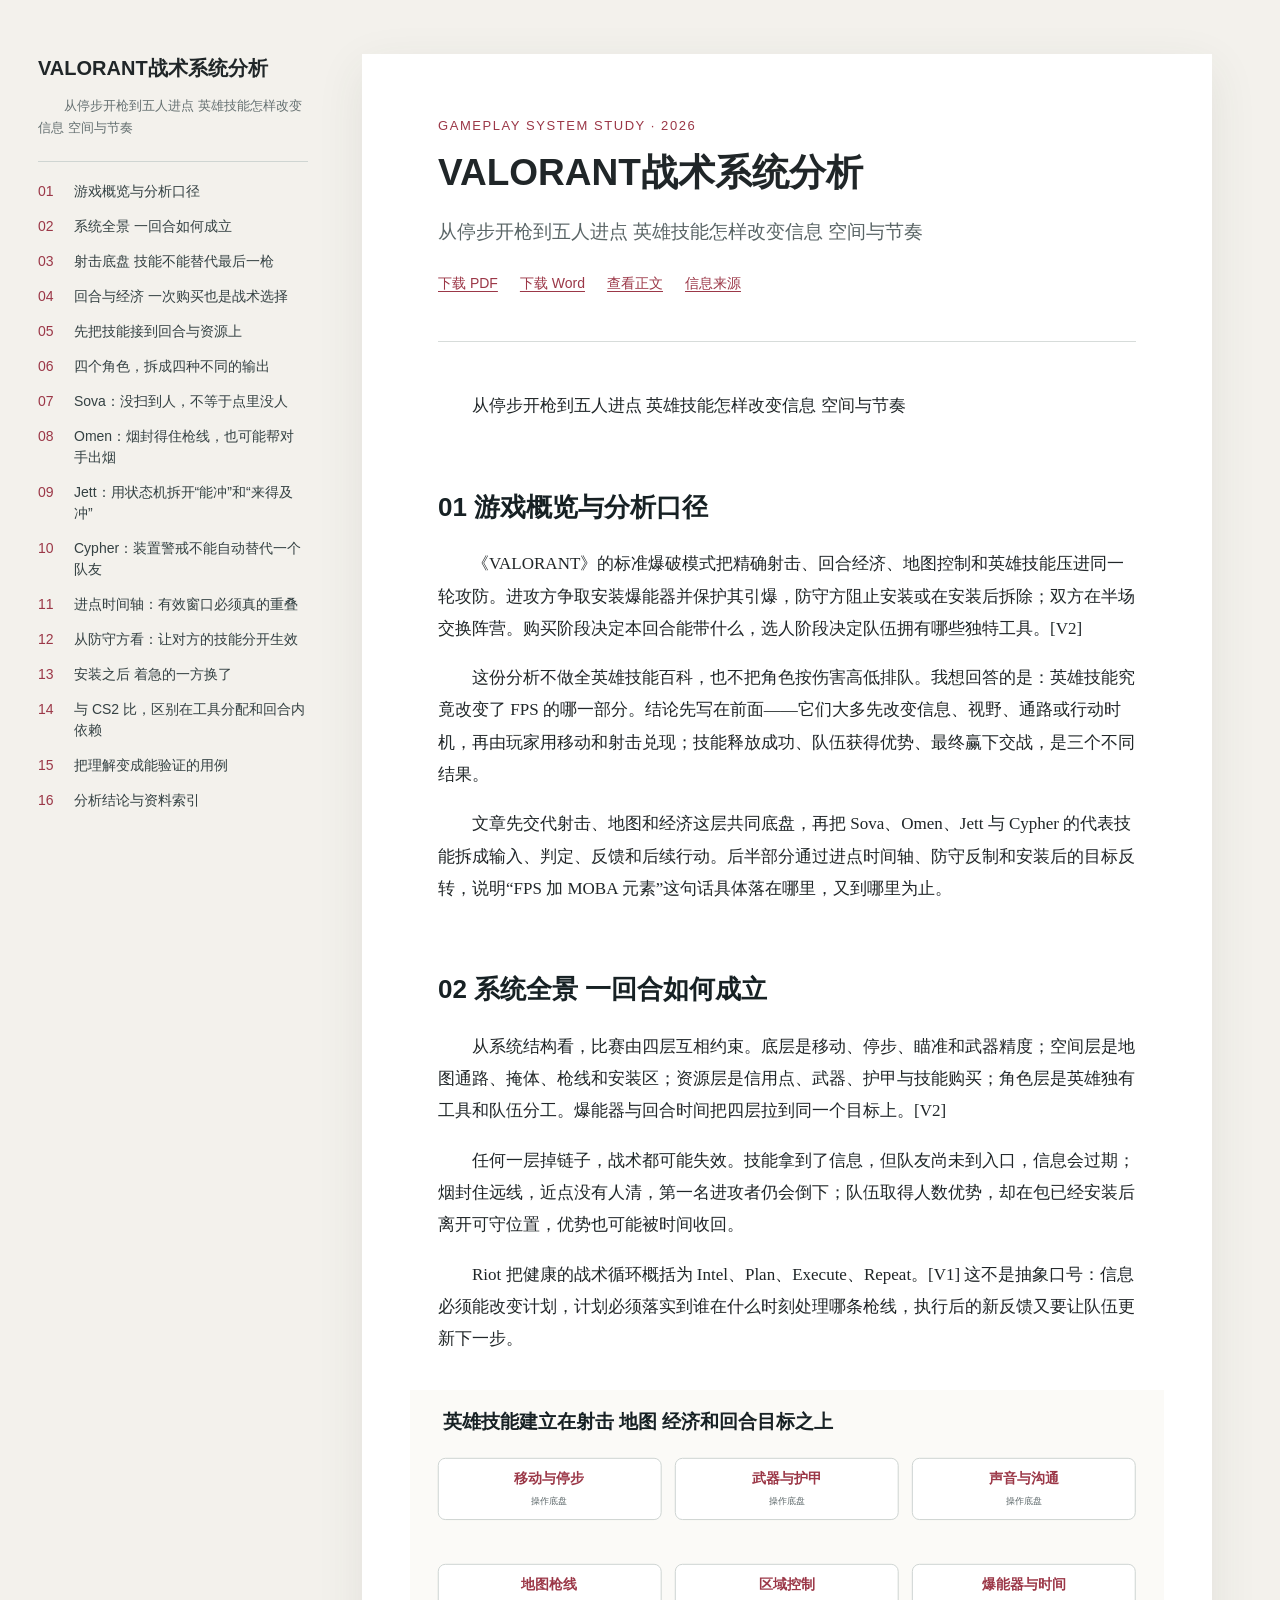
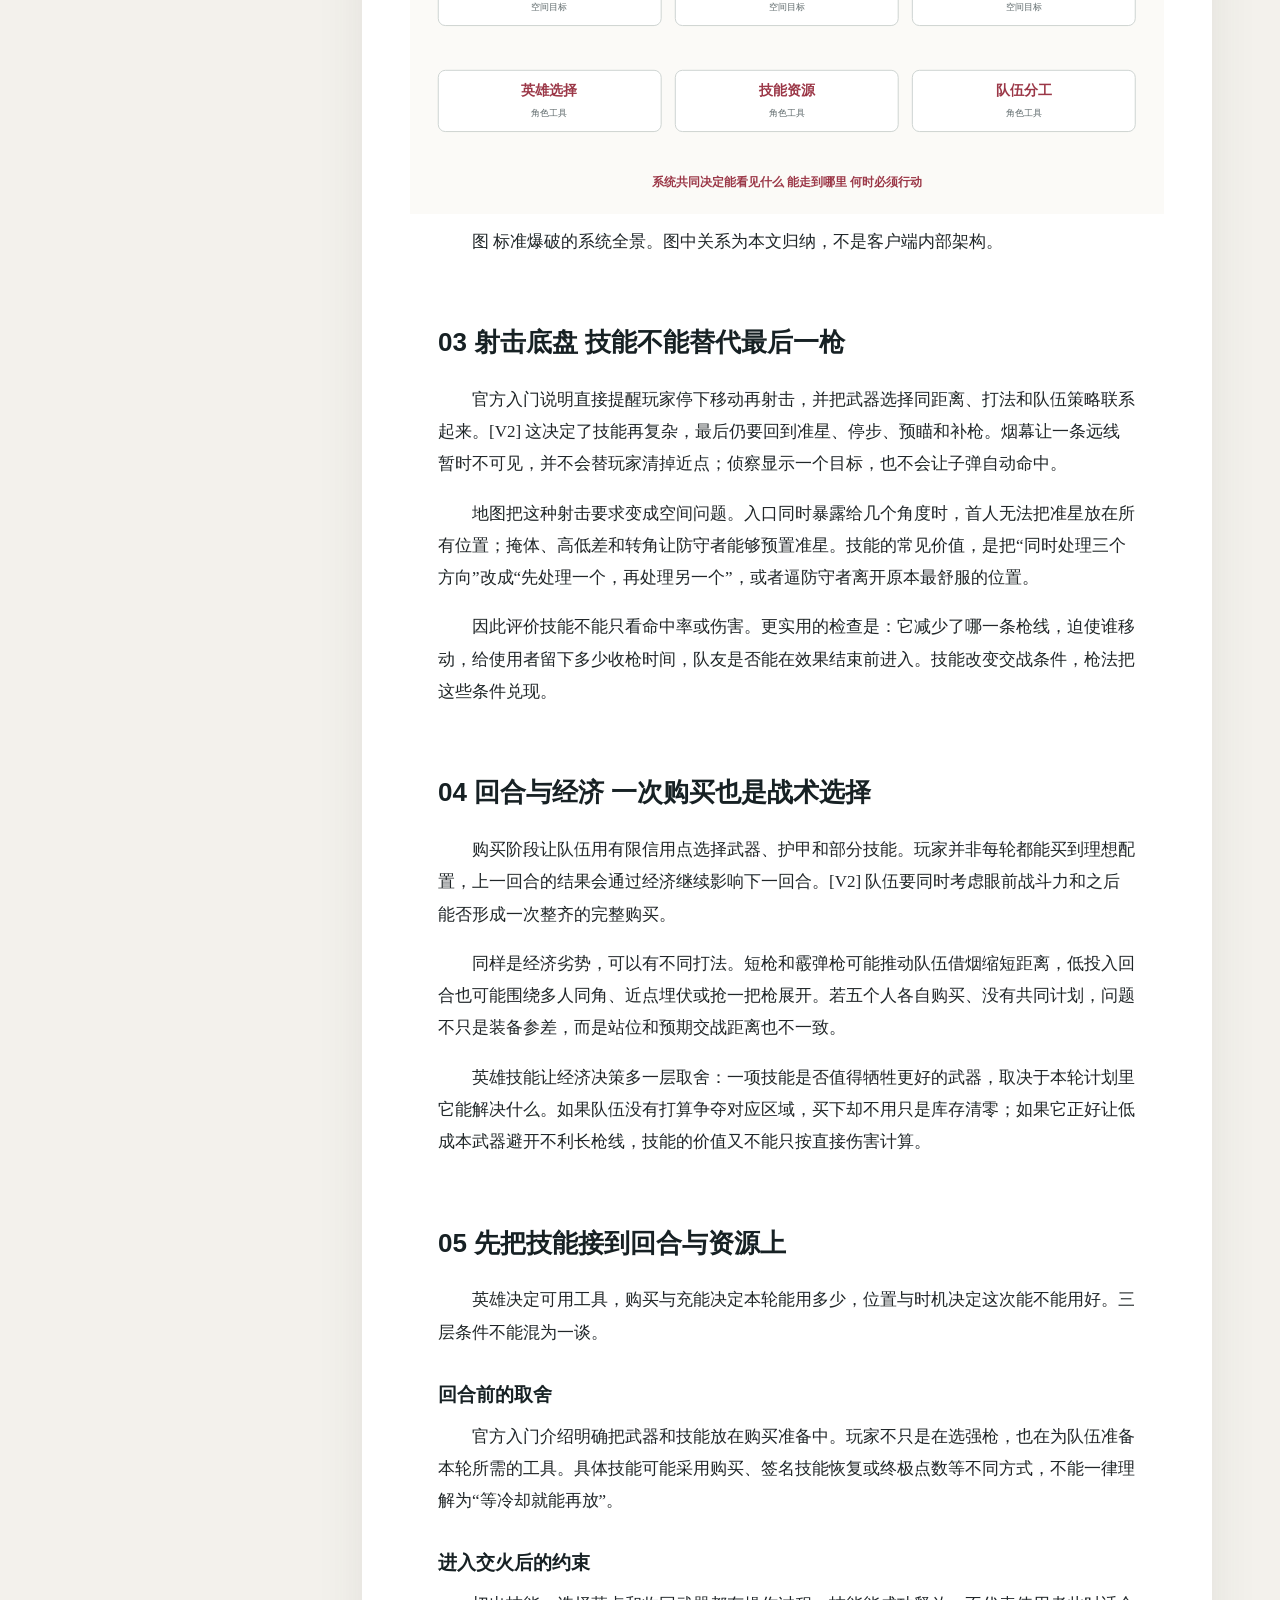
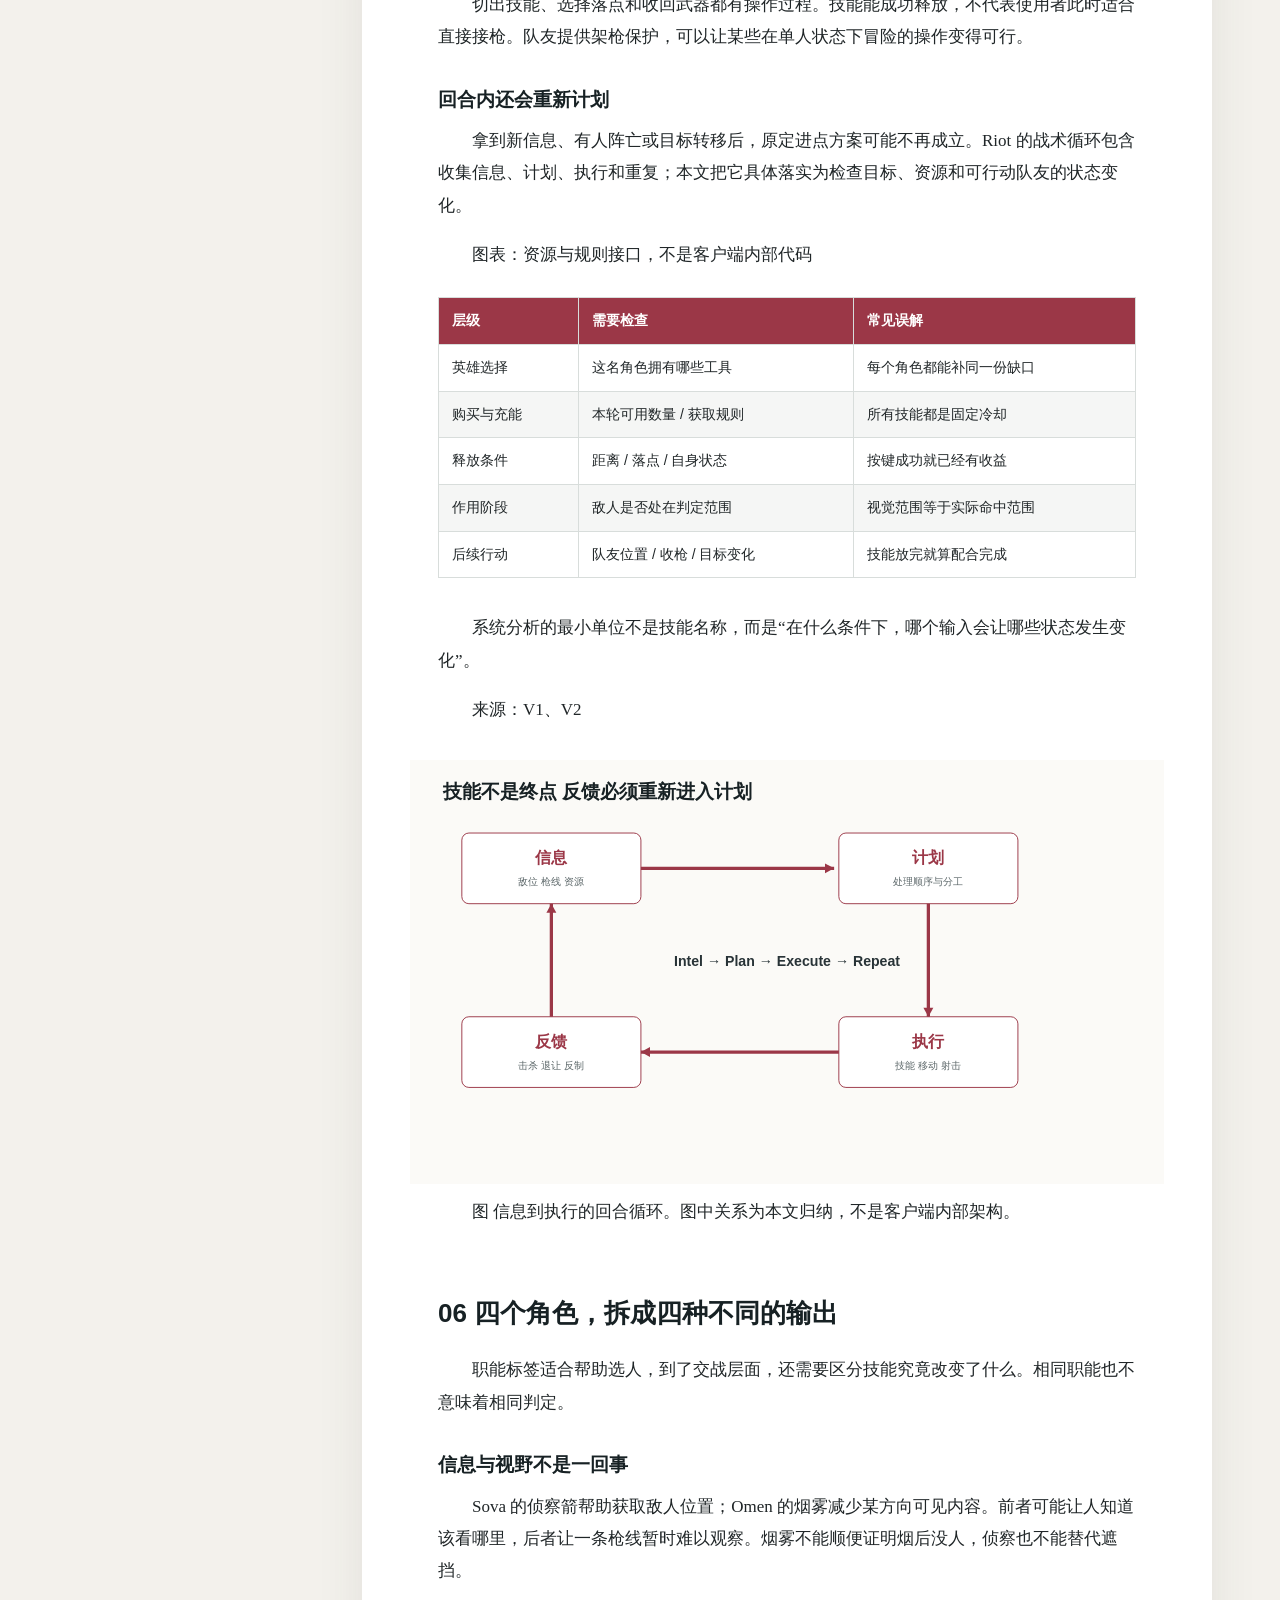
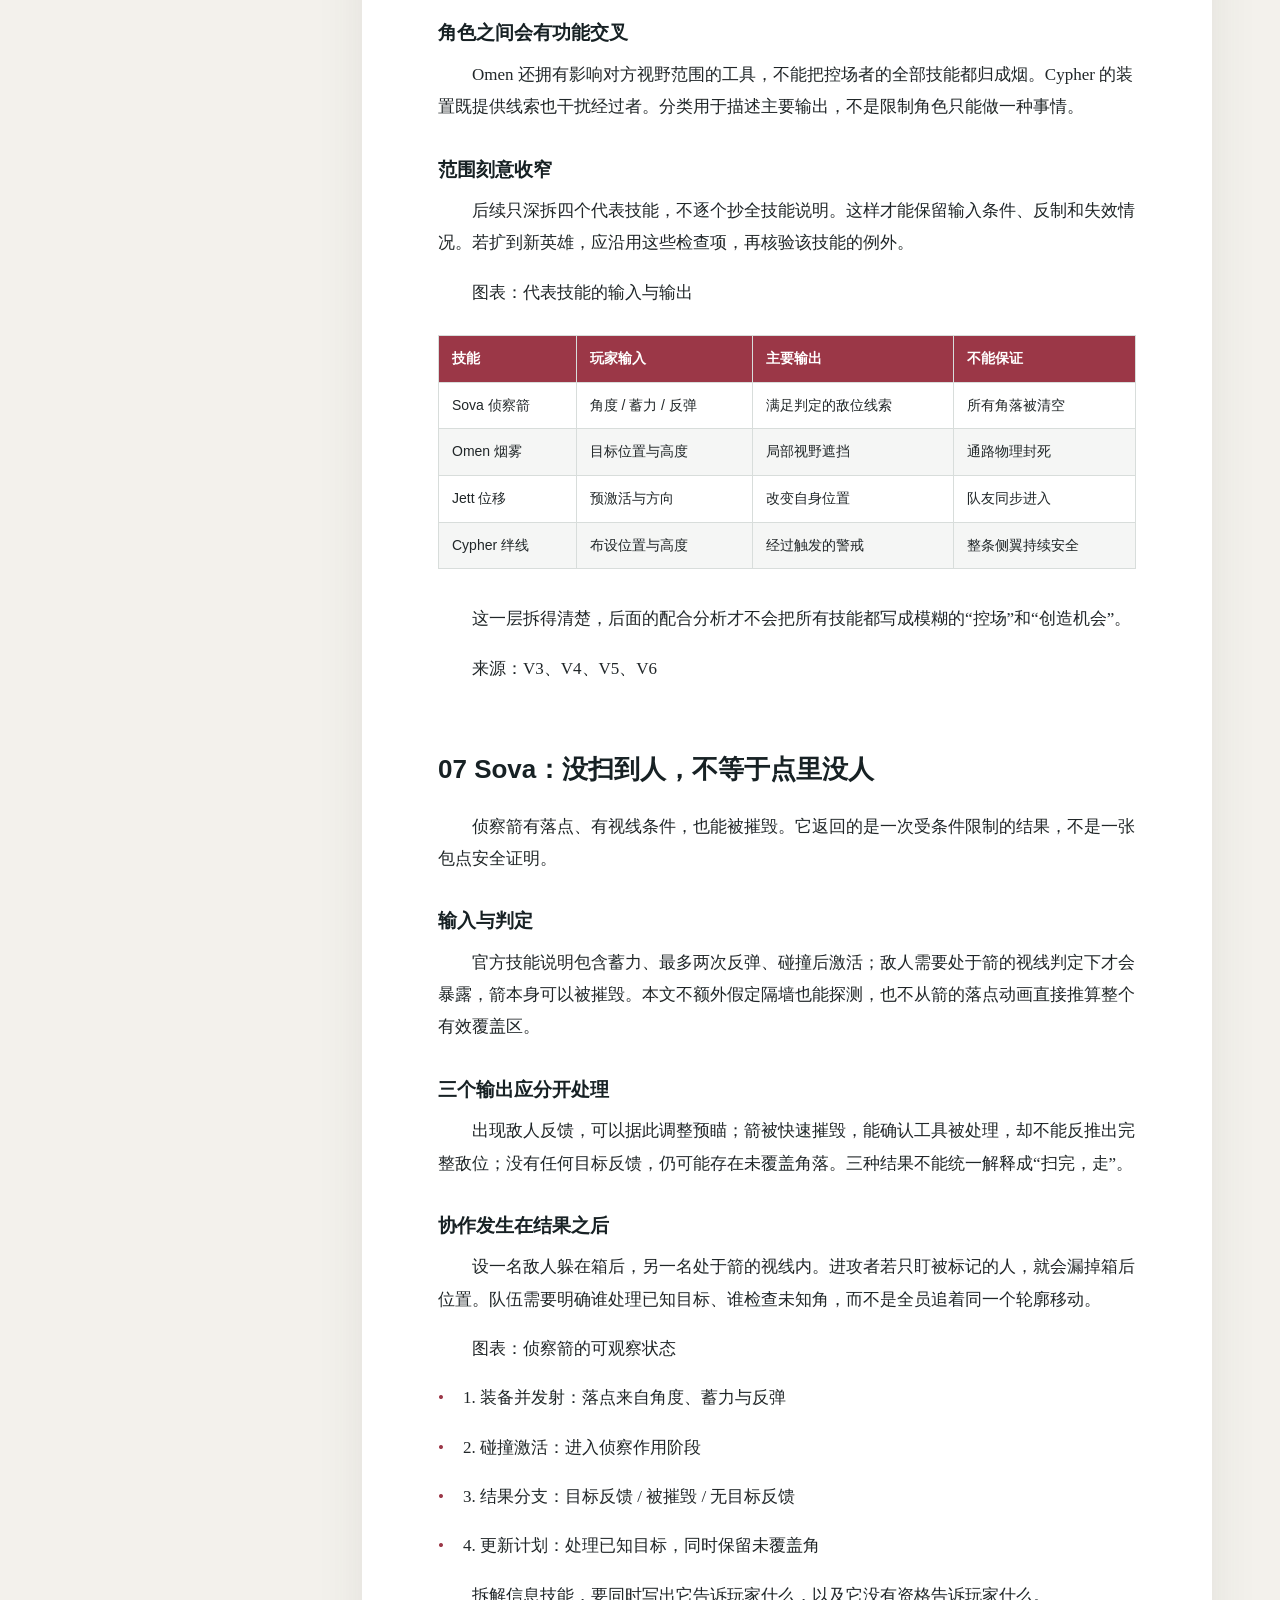
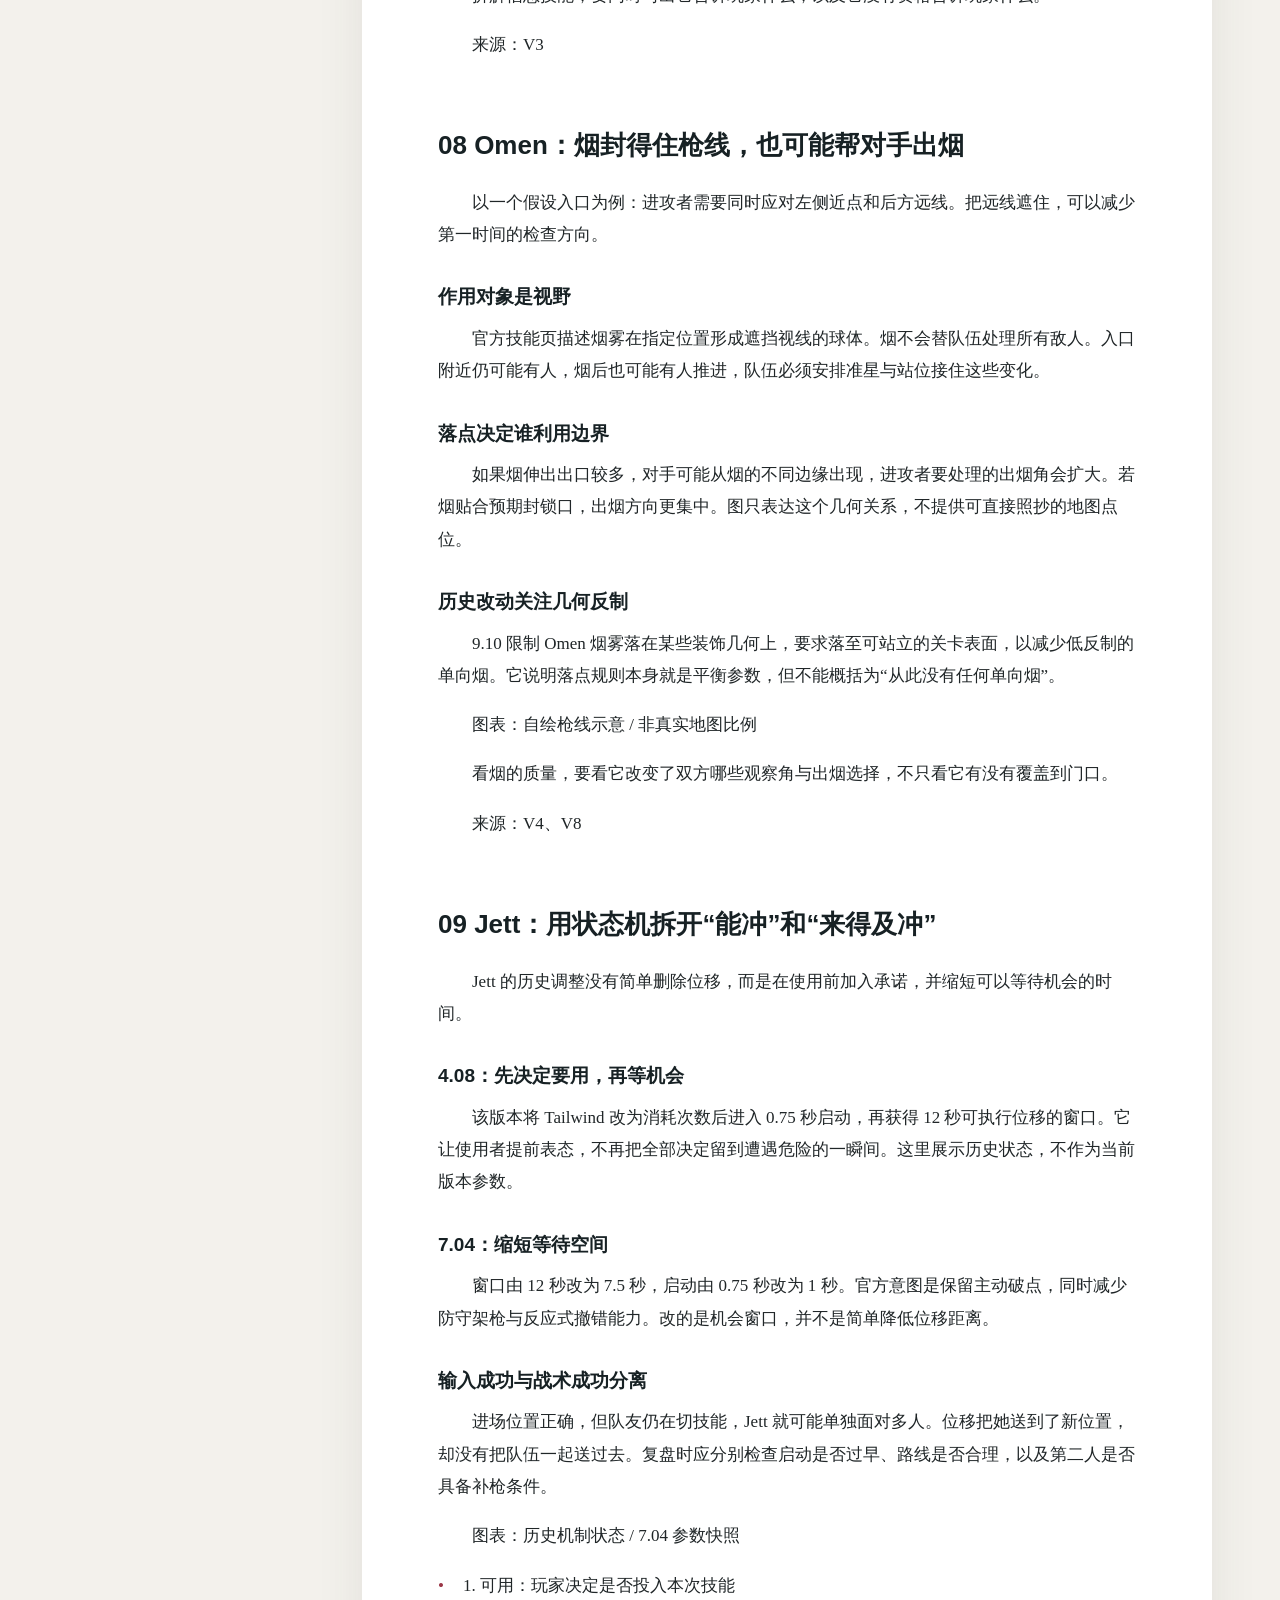
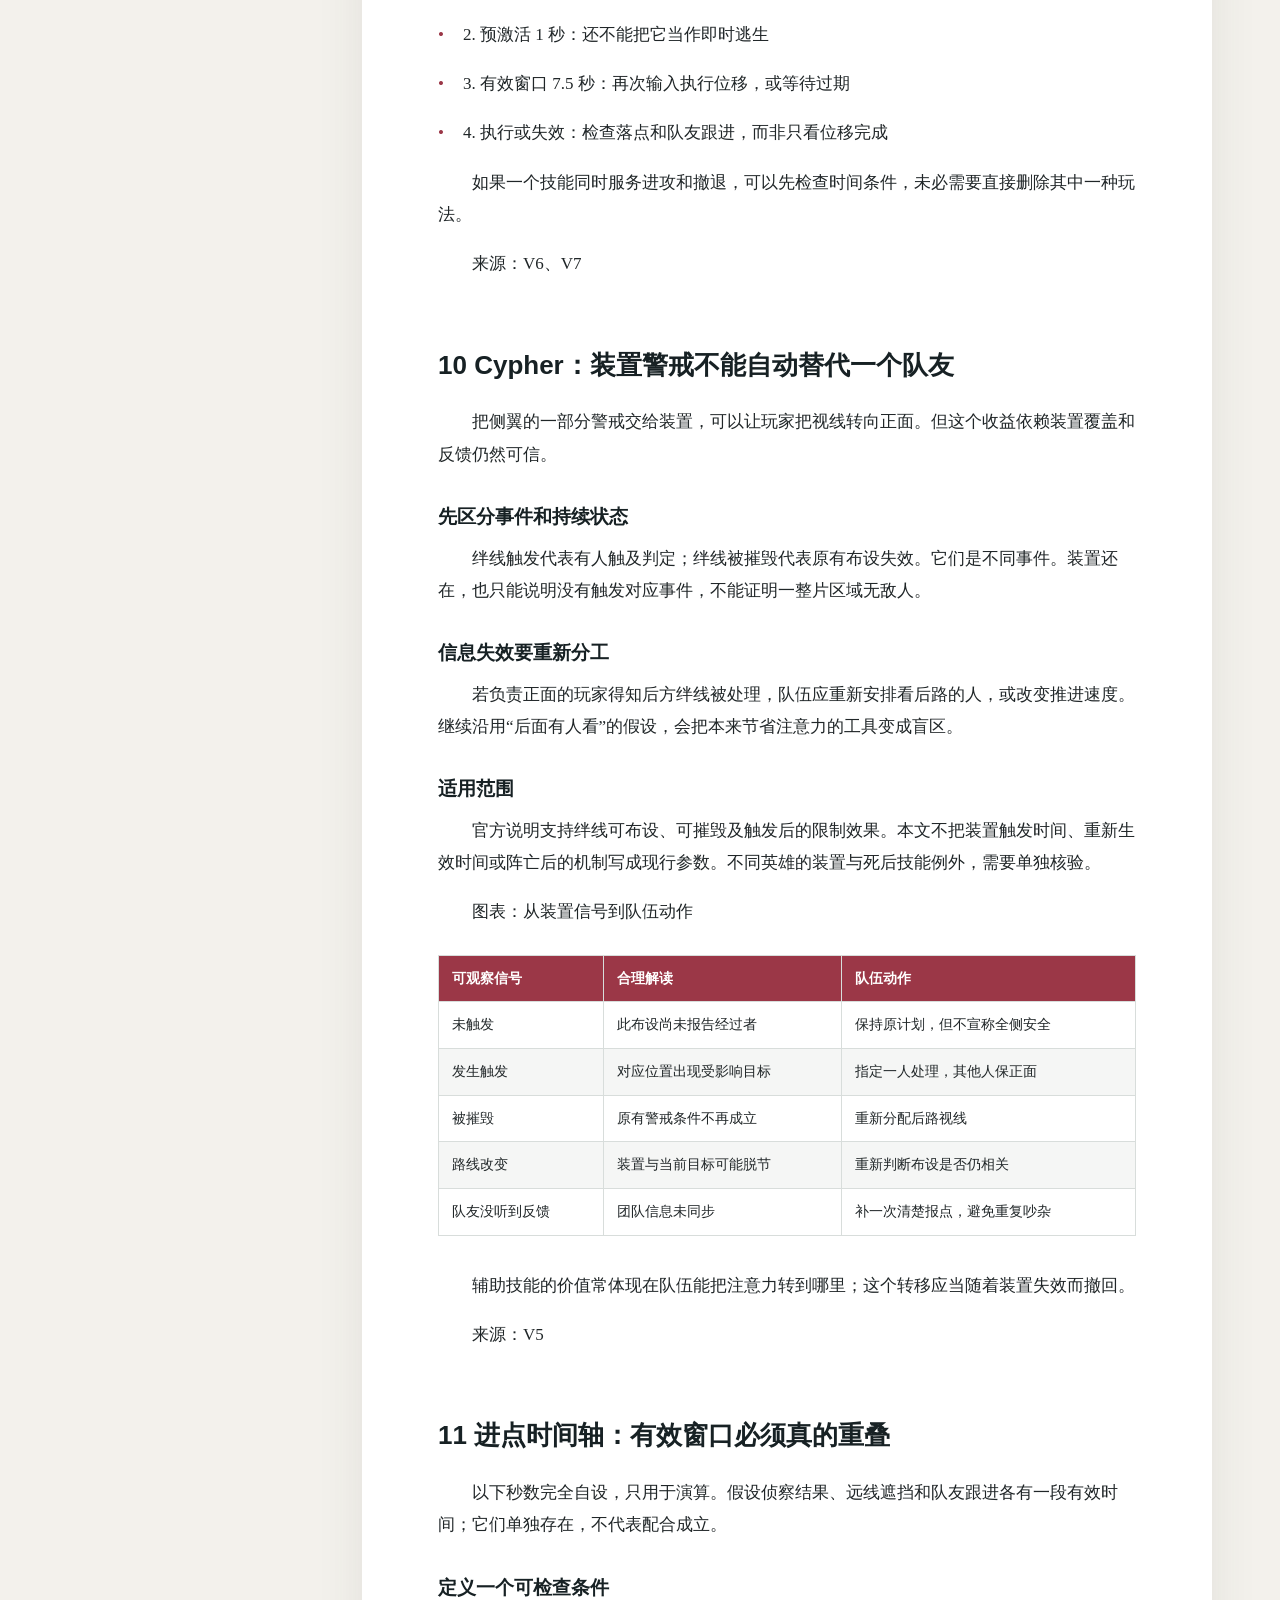
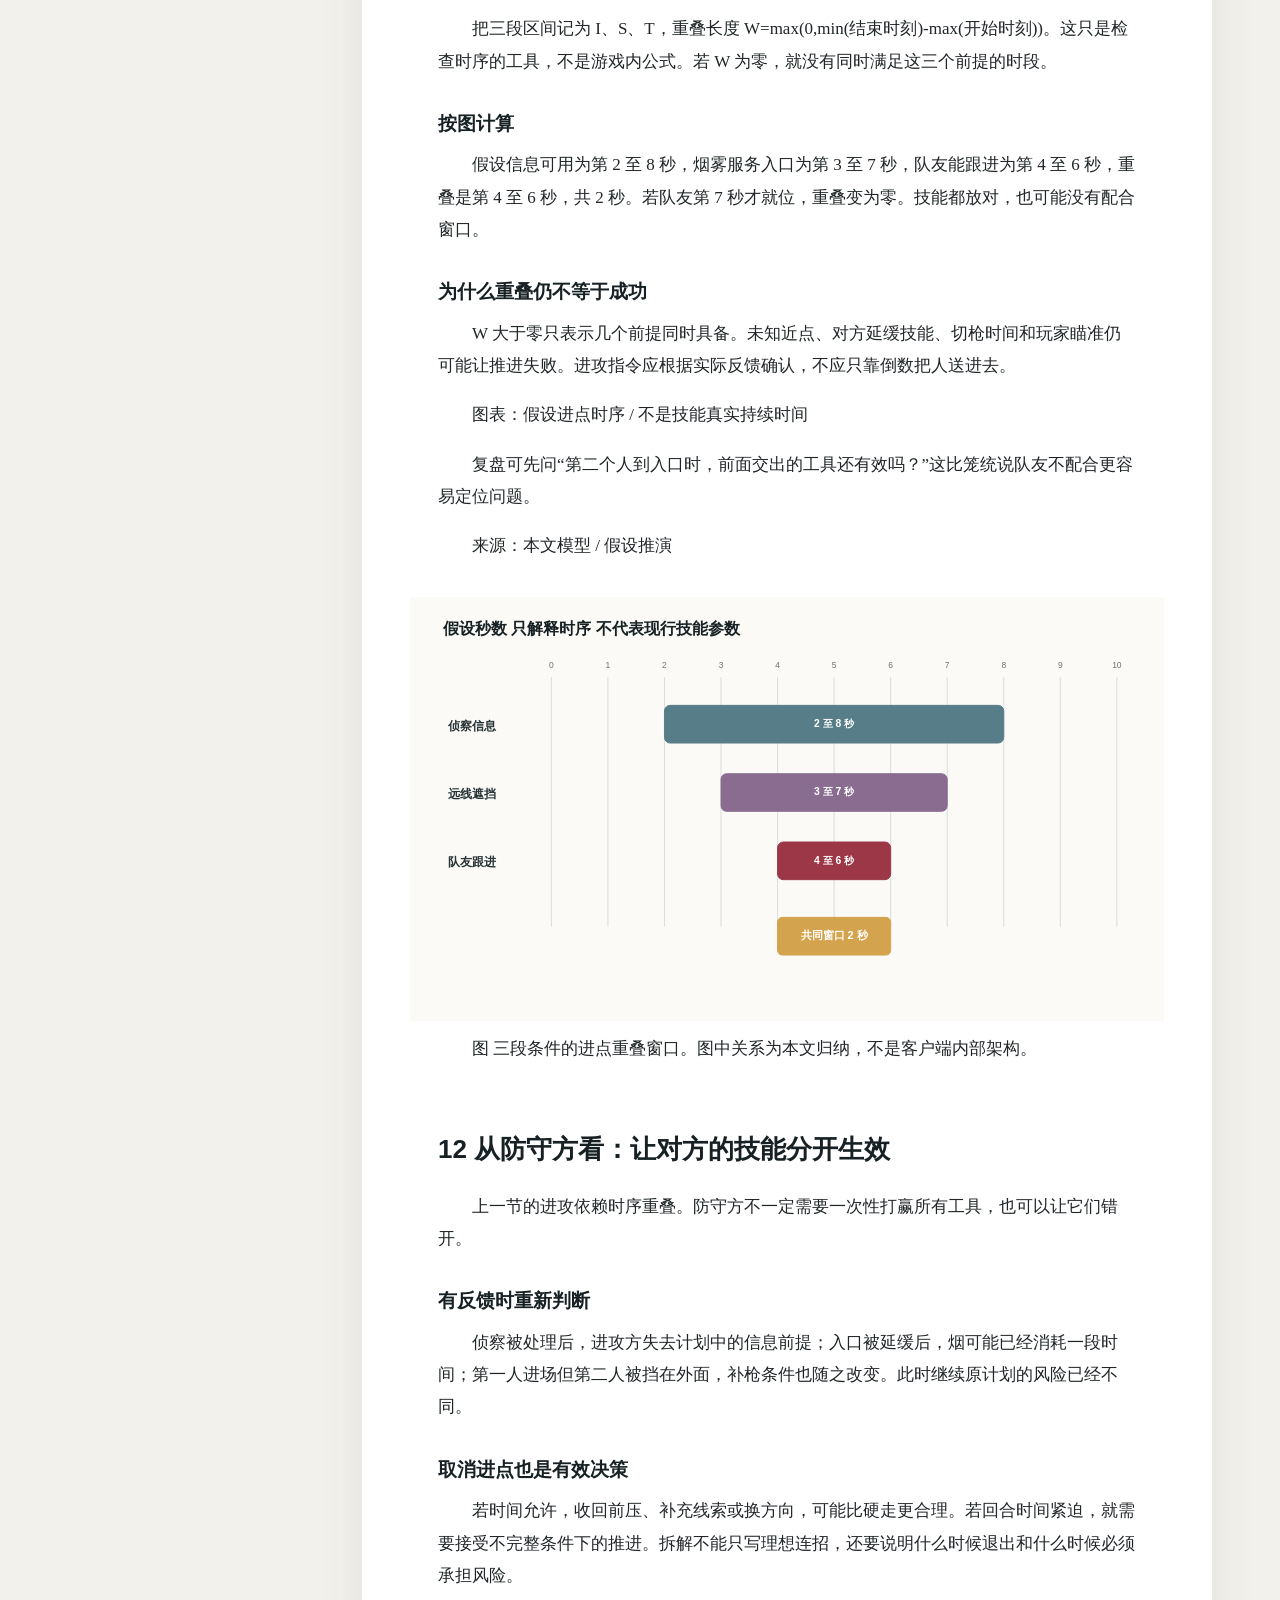
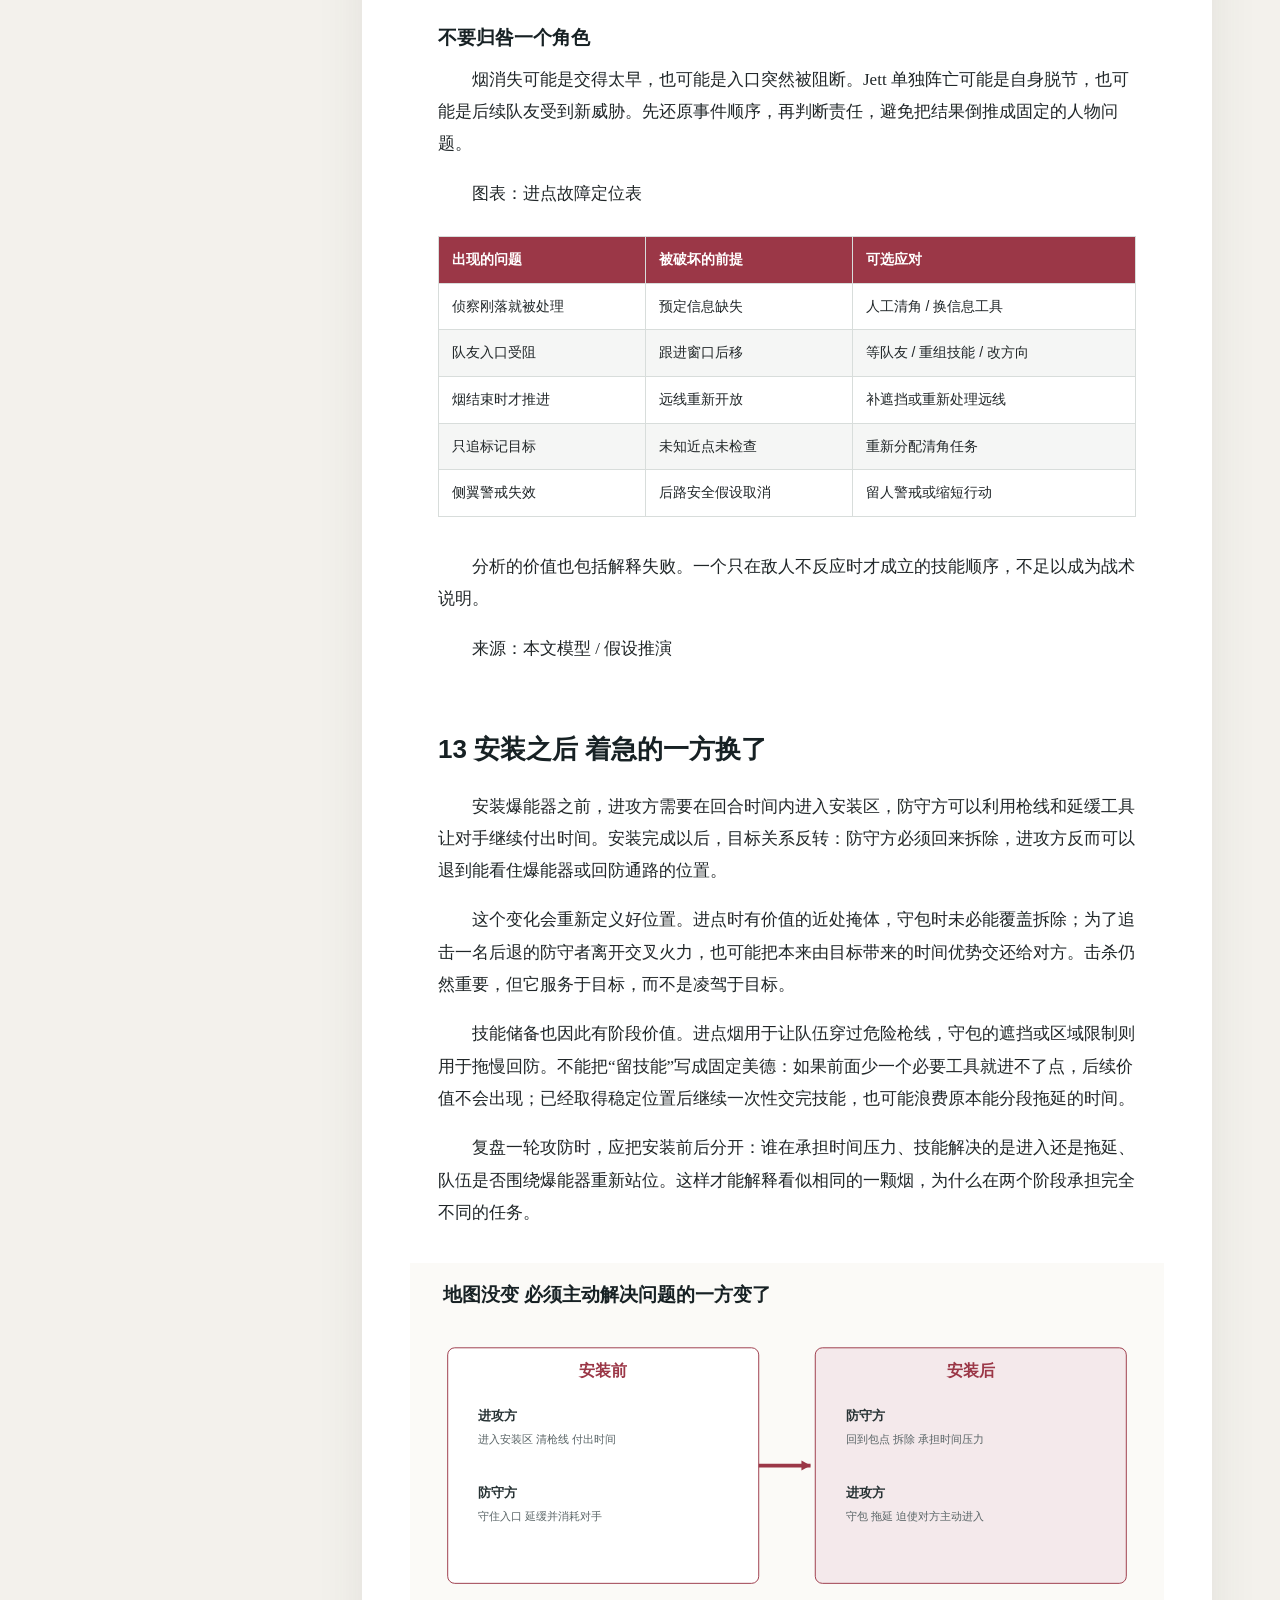
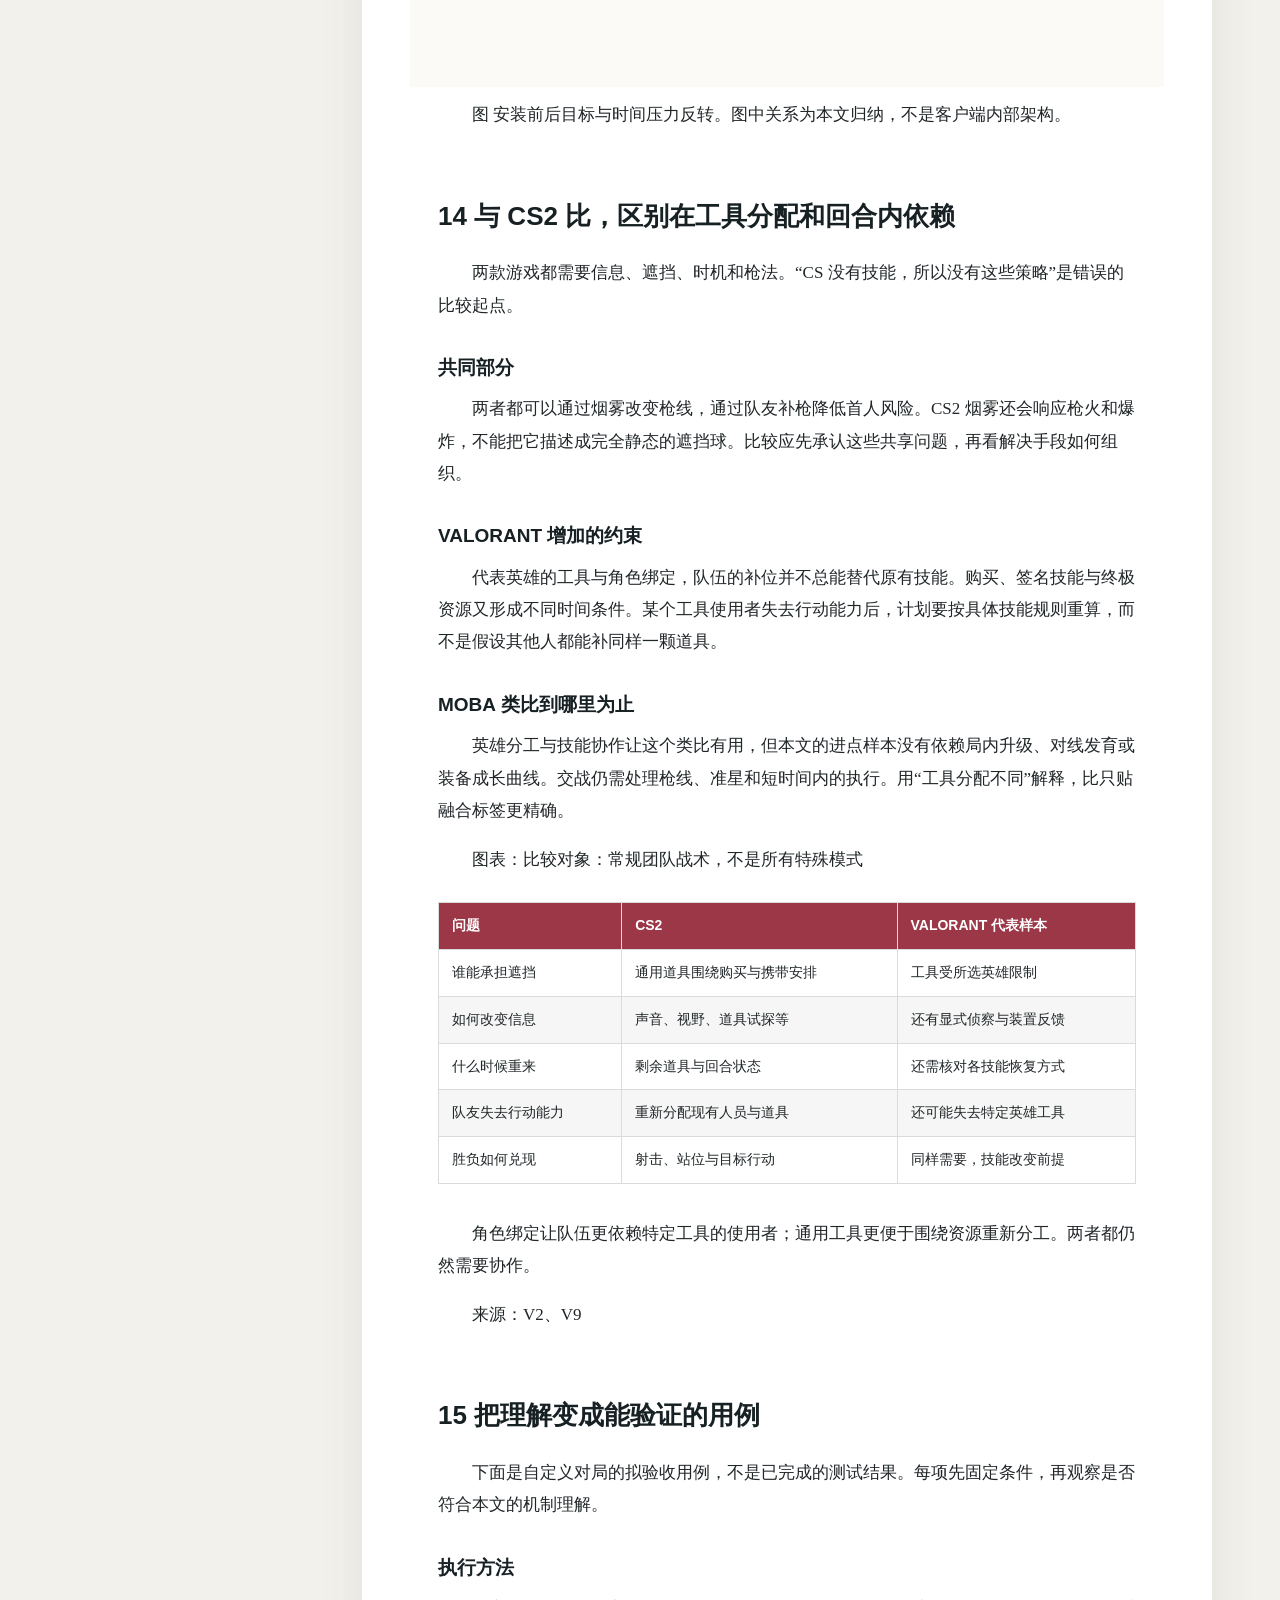
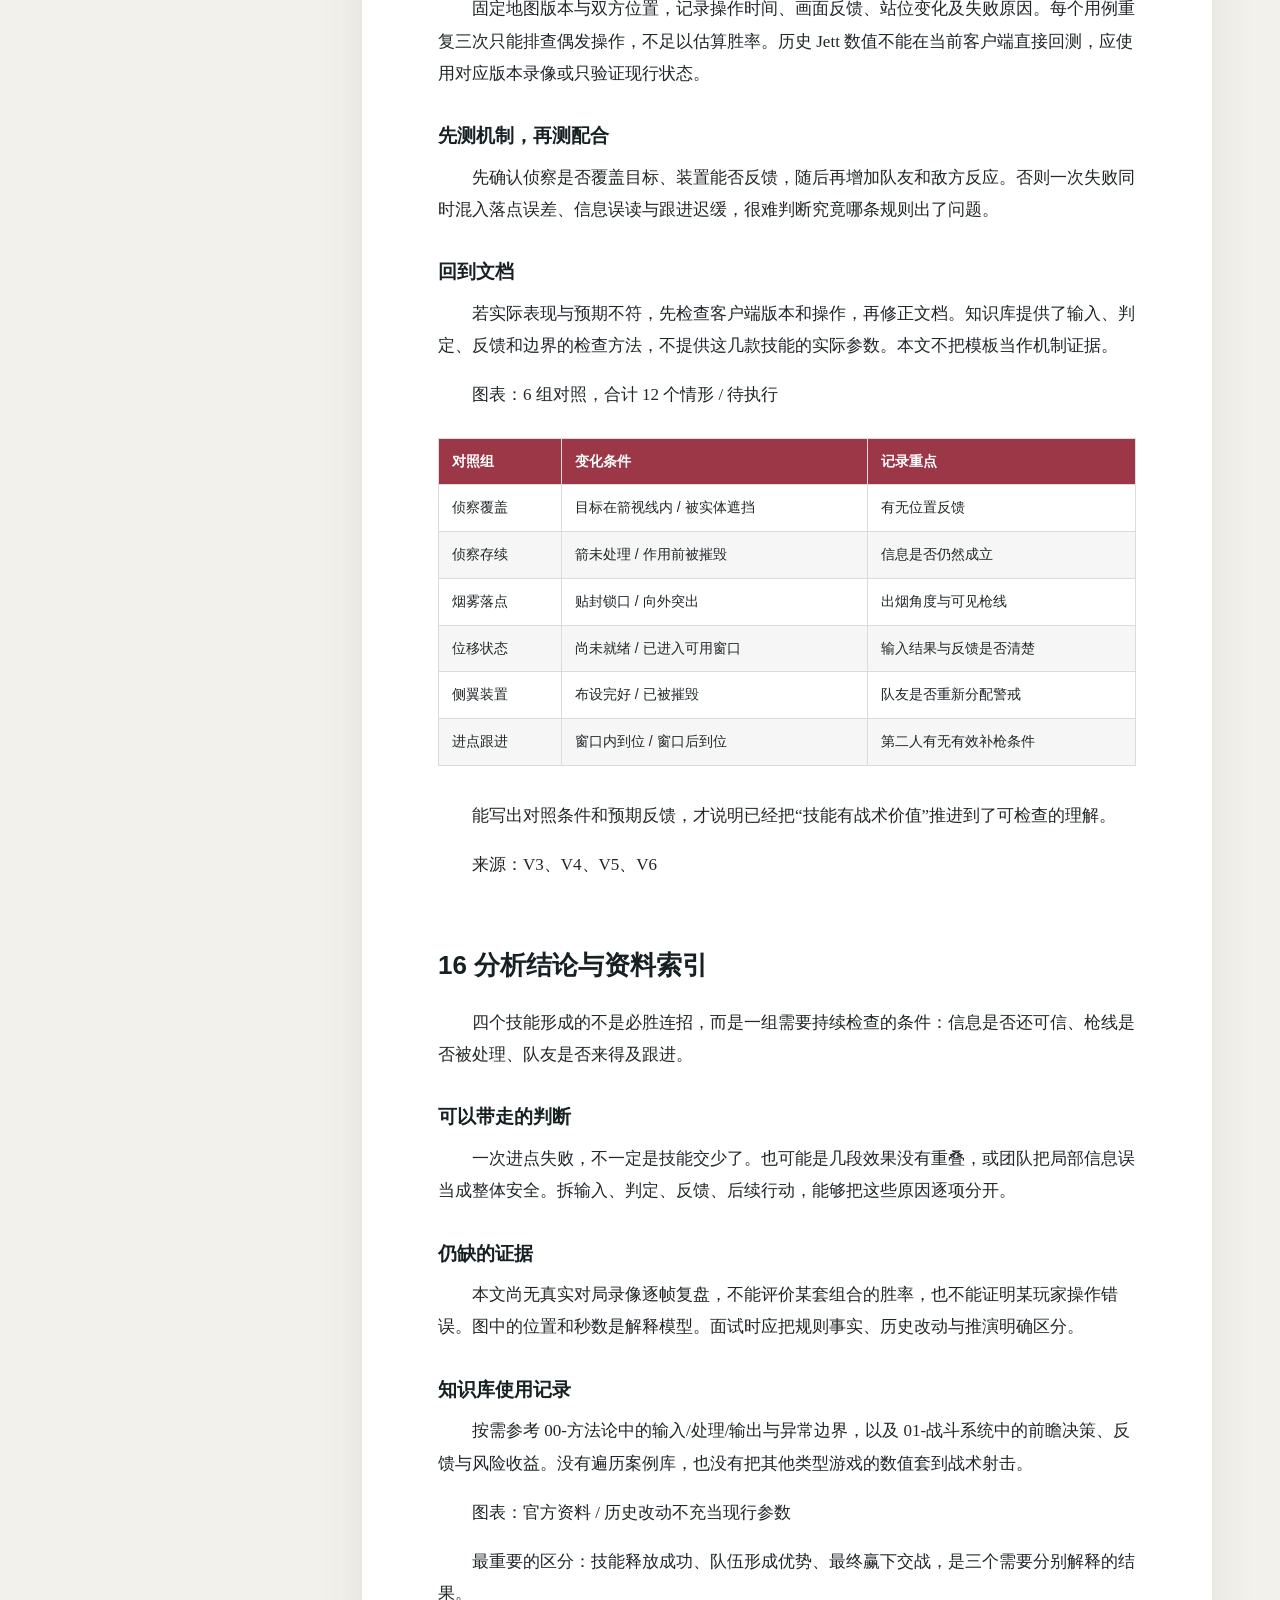
<file: 03 valorant-agent-research/VALORANT英雄技能系统研究.html>
<!doctype html><html lang="zh-CN"><head><meta charset="utf-8"><meta name="viewport" content="width=device-width,initial-scale=1"><title>VALORANT战术系统分析</title><style>*{box-sizing:border-box}html{scroll-behavior:smooth}body{margin:0;color:#202628;background:#f3f1ec;font:17px/1.9 "Songti SC","SimSun",serif}a{color:#9b3747;text-underline-offset:3px}.layout{max-width:1260px;margin:auto;display:grid;grid-template-columns:270px minmax(0,850px);gap:54px;padding:54px 28px 100px}aside{position:sticky;top:22px;height:calc(100vh - 44px);overflow:auto;font:14px/1.5 "Microsoft YaHei",sans-serif}aside h1{font-size:20px;line-height:1.45;margin:0 0 12px}aside p{font-size:13px;color:#657071;line-height:1.7}nav{border-top:1px solid #cfd5d2;margin-top:22px;padding-top:12px}nav a{display:grid;grid-template-columns:28px 1fr;gap:8px;padding:7px 0;color:#344143;text-decoration:none}nav span{color:#9b3747}main{background:#fff;padding:64px 76px;box-shadow:0 14px 45px #35403c17}.hero{padding-bottom:42px;border-bottom:1px solid #d7dcda;margin-bottom:48px}.eyebrow{font:13px "Microsoft YaHei",sans-serif;color:#9b3747;letter-spacing:.12em}.hero h1{font:700 37px/1.32 "Microsoft YaHei",sans-serif;margin:16px 0}.hero p{font-size:19px;color:#5a6566;text-indent:0}.downloads a{font:14px "Microsoft YaHei",sans-serif;margin-right:22px}h2,h3{font-family:"Microsoft YaHei",sans-serif;color:#172124;line-height:1.45}h2{font-size:26px;margin:58px 0 22px;padding-top:8px}h3{font-size:19px;margin:32px 0 12px}p{margin:0 0 17px;text-indent:2em}.item{text-indent:0;padding-left:25px;position:relative}.item span{position:absolute;left:0;color:#9b3747}figure{margin:34px -28px 12px}figure img{display:block;width:100%}.table-wrap{overflow:auto;margin:26px 0 34px}table{border-collapse:collapse;width:100%;font:14px/1.55 "Microsoft YaHei",sans-serif}th,td{border:1px solid #d8dddb;padding:12px 13px;text-align:left;vertical-align:top}th{background:#9b3747;color:white}tbody tr:nth-child(even){background:#f5f6f5}footer{margin-top:60px;padding-top:22px;border-top:1px solid #d7dcda;font-size:13px;color:#687172}@media(max-width:900px){.layout{display:block;padding:0}aside{position:static;height:auto;padding:25px}aside nav{display:none}main{padding:38px 22px;box-shadow:none}figure{margin:28px 0}.hero h1{font-size:30px}}@media print{body{background:#fff}aside{display:none}.layout{display:block;padding:0}main{box-shadow:none;padding:15mm}.downloads{display:none}h2{break-after:avoid}figure,.table-wrap{break-inside:avoid}}</style></head><body><div class="layout"><aside><h1>VALORANT战术系统分析</h1><p>从停步开枪到五人进点 英雄技能怎样改变信息 空间与节奏</p><nav><a href="#sec-01"><span>01</span>游戏概览与分析口径</a><a href="#sec-02"><span>02</span>系统全景 一回合如何成立</a><a href="#sec-03"><span>03</span>射击底盘 技能不能替代最后一枪</a><a href="#sec-04"><span>04</span>回合与经济 一次购买也是战术选择</a><a href="#sec-05"><span>05</span>先把技能接到回合与资源上</a><a href="#sec-06"><span>06</span>四个角色，拆成四种不同的输出</a><a href="#sec-07"><span>07</span>Sova：没扫到人，不等于点里没人</a><a href="#sec-08"><span>08</span>Omen：烟封得住枪线，也可能帮对手出烟</a><a href="#sec-09"><span>09</span>Jett：用状态机拆开“能冲”和“来得及冲”</a><a href="#sec-10"><span>10</span>Cypher：装置警戒不能自动替代一个队友</a><a href="#sec-11"><span>11</span>进点时间轴：有效窗口必须真的重叠</a><a href="#sec-12"><span>12</span>从防守方看：让对方的技能分开生效</a><a href="#sec-13"><span>13</span>安装之后 着急的一方换了</a><a href="#sec-14"><span>14</span>与 CS2 比，区别在工具分配和回合内依赖</a><a href="#sec-15"><span>15</span>把理解变成能验证的用例</a><a href="#sec-16"><span>16</span>分析结论与资料索引</a></nav></aside><main><header class="hero"><div class="eyebrow">GAMEPLAY SYSTEM STUDY · 2026</div><h1>VALORANT战术系统分析</h1><p>从停步开枪到五人进点 英雄技能怎样改变信息 空间与节奏</p><div class="downloads"><a href="VALORANT%E8%8B%B1%E9%9B%84%E6%8A%80%E8%83%BD%E7%B3%BB%E7%BB%9F%E7%A0%94%E7%A9%B6.pdf">下载 PDF</a><a href="VALORANT%E7%8E%A9%E6%B3%95%E5%88%86%E6%9E%90.docx">下载 Word</a><a href="正文.md">查看正文</a><a href="信息来源汇总.md">信息来源</a></div></header><p>从停步开枪到五人进点 英雄技能怎样改变信息 空间与节奏</p><h2 id="sec-01">01 游戏概览与分析口径</h2><p>《VALORANT》的标准爆破模式把精确射击、回合经济、地图控制和英雄技能压进同一轮攻防。进攻方争取安装爆能器并保护其引爆，防守方阻止安装或在安装后拆除；双方在半场交换阵营。购买阶段决定本回合能带什么，选人阶段决定队伍拥有哪些独特工具。[V2]</p><p>这份分析不做全英雄技能百科，也不把角色按伤害高低排队。我想回答的是：英雄技能究竟改变了 FPS 的哪一部分。结论先写在前面——它们大多先改变信息、视野、通路或行动时机，再由玩家用移动和射击兑现；技能释放成功、队伍获得优势、最终赢下交战，是三个不同结果。</p><p>文章先交代射击、地图和经济这层共同底盘，再把 Sova、Omen、Jett 与 Cypher 的代表技能拆成输入、判定、反馈和后续行动。后半部分通过进点时间轴、防守反制和安装后的目标反转，说明“FPS 加 MOBA 元素”这句话具体落在哪里，又到哪里为止。</p><h2 id="sec-02">02 系统全景 一回合如何成立</h2><p>从系统结构看，比赛由四层互相约束。底层是移动、停步、瞄准和武器精度；空间层是地图通路、掩体、枪线和安装区；资源层是信用点、武器、护甲与技能购买；角色层是英雄独有工具和队伍分工。爆能器与回合时间把四层拉到同一个目标上。[V2]</p><p>任何一层掉链子，战术都可能失效。技能拿到了信息，但队友尚未到入口，信息会过期；烟封住远线，近点没有人清，第一名进攻者仍会倒下；队伍取得人数优势，却在包已经安装后离开可守位置，优势也可能被时间收回。</p><p>Riot 把健康的战术循环概括为 Intel、Plan、Execute、Repeat。[V1] 这不是抽象口号：信息必须能改变计划，计划必须落实到谁在什么时刻处理哪条枪线，执行后的新反馈又要让队伍更新下一步。</p><figure><a href="assets/valorant-system.svg"><img src="assets/valorant-system.svg" alt="标准爆破的系统全景"></a></figure><p>图 标准爆破的系统全景。图中关系为本文归纳，不是客户端内部架构。</p><h2 id="sec-03">03 射击底盘 技能不能替代最后一枪</h2><p>官方入门说明直接提醒玩家停下移动再射击，并把武器选择同距离、打法和队伍策略联系起来。[V2] 这决定了技能再复杂，最后仍要回到准星、停步、预瞄和补枪。烟幕让一条远线暂时不可见，并不会替玩家清掉近点；侦察显示一个目标，也不会让子弹自动命中。</p><p>地图把这种射击要求变成空间问题。入口同时暴露给几个角度时，首人无法把准星放在所有位置；掩体、高低差和转角让防守者能够预置准星。技能的常见价值，是把“同时处理三个方向”改成“先处理一个，再处理另一个”，或者逼防守者离开原本最舒服的位置。</p><p>因此评价技能不能只看命中率或伤害。更实用的检查是：它减少了哪一条枪线，迫使谁移动，给使用者留下多少收枪时间，队友是否能在效果结束前进入。技能改变交战条件，枪法把这些条件兑现。</p><h2 id="sec-04">04 回合与经济 一次购买也是战术选择</h2><p>购买阶段让队伍用有限信用点选择武器、护甲和部分技能。玩家并非每轮都能买到理想配置，上一回合的结果会通过经济继续影响下一回合。[V2] 队伍要同时考虑眼前战斗力和之后能否形成一次整齐的完整购买。</p><p>同样是经济劣势，可以有不同打法。短枪和霰弹枪可能推动队伍借烟缩短距离，低投入回合也可能围绕多人同角、近点埋伏或抢一把枪展开。若五个人各自购买、没有共同计划，问题不只是装备参差，而是站位和预期交战距离也不一致。</p><p>英雄技能让经济决策多一层取舍：一项技能是否值得牺牲更好的武器，取决于本轮计划里它能解决什么。如果队伍没有打算争夺对应区域，买下却不用只是库存清零；如果它正好让低成本武器避开不利长枪线，技能的价值又不能只按直接伤害计算。</p><h2 id="sec-05">05 先把技能接到回合与资源上</h2><p>英雄决定可用工具，购买与充能决定本轮能用多少，位置与时机决定这次能不能用好。三层条件不能混为一谈。</p><h3 id="">回合前的取舍</h3><p>官方入门介绍明确把武器和技能放在购买准备中。玩家不只是在选强枪，也在为队伍准备本轮所需的工具。具体技能可能采用购买、签名技能恢复或终极点数等不同方式，不能一律理解为“等冷却就能再放”。</p><h3 id="">进入交火后的约束</h3><p>切出技能、选择落点和收回武器都有操作过程。技能能成功释放，不代表使用者此时适合直接接枪。队友提供架枪保护，可以让某些在单人状态下冒险的操作变得可行。</p><h3 id="">回合内还会重新计划</h3><p>拿到新信息、有人阵亡或目标转移后，原定进点方案可能不再成立。Riot 的战术循环包含收集信息、计划、执行和重复；本文把它具体落实为检查目标、资源和可行动队友的状态变化。</p><p>图表：资源与规则接口，不是客户端内部代码</p><div class="table-wrap"><table><thead><tr><th>层级</th><th>需要检查</th><th>常见误解</th></tr></thead><tbody><tr><td>英雄选择</td><td>这名角色拥有哪些工具</td><td>每个角色都能补同一份缺口</td></tr><tr><td>购买与充能</td><td>本轮可用数量 / 获取规则</td><td>所有技能都是固定冷却</td></tr><tr><td>释放条件</td><td>距离 / 落点 / 自身状态</td><td>按键成功就已经有收益</td></tr><tr><td>作用阶段</td><td>敌人是否处在判定范围</td><td>视觉范围等于实际命中范围</td></tr><tr><td>后续行动</td><td>队友位置 / 收枪 / 目标变化</td><td>技能放完就算配合完成</td></tr></tbody></table></div><p>系统分析的最小单位不是技能名称，而是“在什么条件下，哪个输入会让哪些状态发生变化”。</p><p>来源：V1、V2</p><figure><a href="assets/valorant-cycle.svg"><img src="assets/valorant-cycle.svg" alt="信息到执行的回合循环"></a></figure><p>图 信息到执行的回合循环。图中关系为本文归纳，不是客户端内部架构。</p><h2 id="sec-06">06 四个角色，拆成四种不同的输出</h2><p>职能标签适合帮助选人，到了交战层面，还需要区分技能究竟改变了什么。相同职能也不意味着相同判定。</p><h3 id="">信息与视野不是一回事</h3><p>Sova 的侦察箭帮助获取敌人位置；Omen 的烟雾减少某方向可见内容。前者可能让人知道该看哪里，后者让一条枪线暂时难以观察。烟雾不能顺便证明烟后没人，侦察也不能替代遮挡。</p><h3 id="">角色之间会有功能交叉</h3><p>Omen 还拥有影响对方视野范围的工具，不能把控场者的全部技能都归成烟。Cypher 的装置既提供线索也干扰经过者。分类用于描述主要输出，不是限制角色只能做一种事情。</p><h3 id="">范围刻意收窄</h3><p>后续只深拆四个代表技能，不逐个抄全技能说明。这样才能保留输入条件、反制和失效情况。若扩到新英雄，应沿用这些检查项，再核验该技能的例外。</p><p>图表：代表技能的输入与输出</p><div class="table-wrap"><table><thead><tr><th>技能</th><th>玩家输入</th><th>主要输出</th><th>不能保证</th></tr></thead><tbody><tr><td>Sova 侦察箭</td><td>角度 / 蓄力 / 反弹</td><td>满足判定的敌位线索</td><td>所有角落被清空</td></tr><tr><td>Omen 烟雾</td><td>目标位置与高度</td><td>局部视野遮挡</td><td>通路物理封死</td></tr><tr><td>Jett 位移</td><td>预激活与方向</td><td>改变自身位置</td><td>队友同步进入</td></tr><tr><td>Cypher 绊线</td><td>布设位置与高度</td><td>经过触发的警戒</td><td>整条侧翼持续安全</td></tr></tbody></table></div><p>这一层拆得清楚，后面的配合分析才不会把所有技能都写成模糊的“控场”和“创造机会”。</p><p>来源：V3、V4、V5、V6</p><h2 id="sec-07">07 Sova：没扫到人，不等于点里没人</h2><p>侦察箭有落点、有视线条件，也能被摧毁。它返回的是一次受条件限制的结果，不是一张包点安全证明。</p><h3 id="">输入与判定</h3><p>官方技能说明包含蓄力、最多两次反弹、碰撞后激活；敌人需要处于箭的视线判定下才会暴露，箭本身可以被摧毁。本文不额外假定隔墙也能探测，也不从箭的落点动画直接推算整个有效覆盖区。</p><h3 id="">三个输出应分开处理</h3><p>出现敌人反馈，可以据此调整预瞄；箭被快速摧毁，能确认工具被处理，却不能反推出完整敌位；没有任何目标反馈，仍可能存在未覆盖角落。三种结果不能统一解释成“扫完，走”。</p><h3 id="">协作发生在结果之后</h3><p>设一名敌人躲在箱后，另一名处于箭的视线内。进攻者若只盯被标记的人，就会漏掉箱后位置。队伍需要明确谁处理已知目标、谁检查未知角，而不是全员追着同一个轮廓移动。</p><p>图表：侦察箭的可观察状态</p><p class="item"><span>•</span>1. 装备并发射：落点来自角度、蓄力与反弹</p><p class="item"><span>•</span>2. 碰撞激活：进入侦察作用阶段</p><p class="item"><span>•</span>3. 结果分支：目标反馈 / 被摧毁 / 无目标反馈</p><p class="item"><span>•</span>4. 更新计划：处理已知目标，同时保留未覆盖角</p><p>拆解信息技能，要同时写出它告诉玩家什么，以及它没有资格告诉玩家什么。</p><p>来源：V3</p><h2 id="sec-08">08 Omen：烟封得住枪线，也可能帮对手出烟</h2><p>以一个假设入口为例：进攻者需要同时应对左侧近点和后方远线。把远线遮住，可以减少第一时间的检查方向。</p><h3 id="">作用对象是视野</h3><p>官方技能页描述烟雾在指定位置形成遮挡视线的球体。烟不会替队伍处理所有敌人。入口附近仍可能有人，烟后也可能有人推进，队伍必须安排准星与站位接住这些变化。</p><h3 id="">落点决定谁利用边界</h3><p>如果烟伸出出口较多，对手可能从烟的不同边缘出现，进攻者要处理的出烟角会扩大。若烟贴合预期封锁口，出烟方向更集中。图只表达这个几何关系，不提供可直接照抄的地图点位。</p><h3 id="">历史改动关注几何反制</h3><p>9.10 限制 Omen 烟雾落在某些装饰几何上，要求落至可站立的关卡表面，以减少低反制的单向烟。它说明落点规则本身就是平衡参数，但不能概括为“从此没有任何单向烟”。</p><p>图表：自绘枪线示意 / 非真实地图比例</p><p>看烟的质量，要看它改变了双方哪些观察角与出烟选择，不只看它有没有覆盖到门口。</p><p>来源：V4、V8</p><h2 id="sec-09">09 Jett：用状态机拆开“能冲”和“来得及冲”</h2><p>Jett 的历史调整没有简单删除位移，而是在使用前加入承诺，并缩短可以等待机会的时间。</p><h3 id="">4.08：先决定要用，再等机会</h3><p>该版本将 Tailwind 改为消耗次数后进入 0.75 秒启动，再获得 12 秒可执行位移的窗口。它让使用者提前表态，不再把全部决定留到遭遇危险的一瞬间。这里展示历史状态，不作为当前版本参数。</p><h3 id="">7.04：缩短等待空间</h3><p>窗口由 12 秒改为 7.5 秒，启动由 0.75 秒改为 1 秒。官方意图是保留主动破点，同时减少防守架枪与反应式撤错能力。改的是机会窗口，并不是简单降低位移距离。</p><h3 id="">输入成功与战术成功分离</h3><p>进场位置正确，但队友仍在切技能，Jett 就可能单独面对多人。位移把她送到了新位置，却没有把队伍一起送过去。复盘时应分别检查启动是否过早、路线是否合理，以及第二人是否具备补枪条件。</p><p>图表：历史机制状态 / 7.04 参数快照</p><p class="item"><span>•</span>1. 可用：玩家决定是否投入本次技能</p><p class="item"><span>•</span>2. 预激活 1 秒：还不能把它当作即时逃生</p><p class="item"><span>•</span>3. 有效窗口 7.5 秒：再次输入执行位移，或等待过期</p><p class="item"><span>•</span>4. 执行或失效：检查落点和队友跟进，而非只看位移完成</p><p>如果一个技能同时服务进攻和撤退，可以先检查时间条件，未必需要直接删除其中一种玩法。</p><p>来源：V6、V7</p><h2 id="sec-10">10 Cypher：装置警戒不能自动替代一个队友</h2><p>把侧翼的一部分警戒交给装置，可以让玩家把视线转向正面。但这个收益依赖装置覆盖和反馈仍然可信。</p><h3 id="">先区分事件和持续状态</h3><p>绊线触发代表有人触及判定；绊线被摧毁代表原有布设失效。它们是不同事件。装置还在，也只能说明没有触发对应事件，不能证明一整片区域无敌人。</p><h3 id="">信息失效要重新分工</h3><p>若负责正面的玩家得知后方绊线被处理，队伍应重新安排看后路的人，或改变推进速度。继续沿用“后面有人看”的假设，会把本来节省注意力的工具变成盲区。</p><h3 id="">适用范围</h3><p>官方说明支持绊线可布设、可摧毁及触发后的限制效果。本文不把装置触发时间、重新生效时间或阵亡后的机制写成现行参数。不同英雄的装置与死后技能例外，需要单独核验。</p><p>图表：从装置信号到队伍动作</p><div class="table-wrap"><table><thead><tr><th>可观察信号</th><th>合理解读</th><th>队伍动作</th></tr></thead><tbody><tr><td>未触发</td><td>此布设尚未报告经过者</td><td>保持原计划，但不宣称全侧安全</td></tr><tr><td>发生触发</td><td>对应位置出现受影响目标</td><td>指定一人处理，其他人保正面</td></tr><tr><td>被摧毁</td><td>原有警戒条件不再成立</td><td>重新分配后路视线</td></tr><tr><td>路线改变</td><td>装置与当前目标可能脱节</td><td>重新判断布设是否仍相关</td></tr><tr><td>队友没听到反馈</td><td>团队信息未同步</td><td>补一次清楚报点，避免重复吵杂</td></tr></tbody></table></div><p>辅助技能的价值常体现在队伍能把注意力转到哪里；这个转移应当随着装置失效而撤回。</p><p>来源：V5</p><h2 id="sec-11">11 进点时间轴：有效窗口必须真的重叠</h2><p>以下秒数完全自设，只用于演算。假设侦察结果、远线遮挡和队友跟进各有一段有效时间；它们单独存在，不代表配合成立。</p><h3 id="">定义一个可检查条件</h3><p>把三段区间记为 I、S、T，重叠长度 W=max(0,min(结束时刻)-max(开始时刻))。这只是检查时序的工具，不是游戏内公式。若 W 为零，就没有同时满足这三个前提的时段。</p><h3 id="">按图计算</h3><p>假设信息可用为第 2 至 8 秒，烟雾服务入口为第 3 至 7 秒，队友能跟进为第 4 至 6 秒，重叠是第 4 至 6 秒，共 2 秒。若队友第 7 秒才就位，重叠变为零。技能都放对，也可能没有配合窗口。</p><h3 id="">为什么重叠仍不等于成功</h3><p>W 大于零只表示几个前提同时具备。未知近点、对方延缓技能、切枪时间和玩家瞄准仍可能让推进失败。进攻指令应根据实际反馈确认，不应只靠倒数把人送进去。</p><p>图表：假设进点时序 / 不是技能真实持续时间</p><p>复盘可先问“第二个人到入口时，前面交出的工具还有效吗？”这比笼统说队友不配合更容易定位问题。</p><p>来源：本文模型 / 假设推演</p><figure><a href="assets/valorant-timeline.svg"><img src="assets/valorant-timeline.svg" alt="三段条件的进点重叠窗口"></a></figure><p>图 三段条件的进点重叠窗口。图中关系为本文归纳，不是客户端内部架构。</p><h2 id="sec-12">12 从防守方看：让对方的技能分开生效</h2><p>上一节的进攻依赖时序重叠。防守方不一定需要一次性打赢所有工具，也可以让它们错开。</p><h3 id="">有反馈时重新判断</h3><p>侦察被处理后，进攻方失去计划中的信息前提；入口被延缓后，烟可能已经消耗一段时间；第一人进场但第二人被挡在外面，补枪条件也随之改变。此时继续原计划的风险已经不同。</p><h3 id="">取消进点也是有效决策</h3><p>若时间允许，收回前压、补充线索或换方向，可能比硬走更合理。若回合时间紧迫，就需要接受不完整条件下的推进。拆解不能只写理想连招，还要说明什么时候退出和什么时候必须承担风险。</p><h3 id="">不要归咎一个角色</h3><p>烟消失可能是交得太早，也可能是入口突然被阻断。Jett 单独阵亡可能是自身脱节，也可能是后续队友受到新威胁。先还原事件顺序，再判断责任，避免把结果倒推成固定的人物问题。</p><p>图表：进点故障定位表</p><div class="table-wrap"><table><thead><tr><th>出现的问题</th><th>被破坏的前提</th><th>可选应对</th></tr></thead><tbody><tr><td>侦察刚落就被处理</td><td>预定信息缺失</td><td>人工清角 / 换信息工具</td></tr><tr><td>队友入口受阻</td><td>跟进窗口后移</td><td>等队友 / 重组技能 / 改方向</td></tr><tr><td>烟结束时才推进</td><td>远线重新开放</td><td>补遮挡或重新处理远线</td></tr><tr><td>只追标记目标</td><td>未知近点未检查</td><td>重新分配清角任务</td></tr><tr><td>侧翼警戒失效</td><td>后路安全假设取消</td><td>留人警戒或缩短行动</td></tr></tbody></table></div><p>分析的价值也包括解释失败。一个只在敌人不反应时才成立的技能顺序，不足以成为战术说明。</p><p>来源：本文模型 / 假设推演</p><h2 id="sec-13">13 安装之后 着急的一方换了</h2><p>安装爆能器之前，进攻方需要在回合时间内进入安装区，防守方可以利用枪线和延缓工具让对手继续付出时间。安装完成以后，目标关系反转：防守方必须回来拆除，进攻方反而可以退到能看住爆能器或回防通路的位置。</p><p>这个变化会重新定义好位置。进点时有价值的近处掩体，守包时未必能覆盖拆除；为了追击一名后退的防守者离开交叉火力，也可能把本来由目标带来的时间优势交还给对方。击杀仍然重要，但它服务于目标，而不是凌驾于目标。</p><p>技能储备也因此有阶段价值。进点烟用于让队伍穿过危险枪线，守包的遮挡或区域限制则用于拖慢回防。不能把“留技能”写成固定美德：如果前面少一个必要工具就进不了点，后续价值不会出现；已经取得稳定位置后继续一次性交完技能，也可能浪费原本能分段拖延的时间。</p><p>复盘一轮攻防时，应把安装前后分开：谁在承担时间压力、技能解决的是进入还是拖延、队伍是否围绕爆能器重新站位。这样才能解释看似相同的一颗烟，为什么在两个阶段承担完全不同的任务。</p><figure><a href="assets/valorant-postplant.svg"><img src="assets/valorant-postplant.svg" alt="安装前后目标与时间压力反转"></a></figure><p>图 安装前后目标与时间压力反转。图中关系为本文归纳，不是客户端内部架构。</p><h2 id="sec-14">14 与 CS2 比，区别在工具分配和回合内依赖</h2><p>两款游戏都需要信息、遮挡、时机和枪法。“CS 没有技能，所以没有这些策略”是错误的比较起点。</p><h3 id="">共同部分</h3><p>两者都可以通过烟雾改变枪线，通过队友补枪降低首人风险。CS2 烟雾还会响应枪火和爆炸，不能把它描述成完全静态的遮挡球。比较应先承认这些共享问题，再看解决手段如何组织。</p><h3 id="">VALORANT 增加的约束</h3><p>代表英雄的工具与角色绑定，队伍的补位并不总能替代原有技能。购买、签名技能与终极资源又形成不同时间条件。某个工具使用者失去行动能力后，计划要按具体技能规则重算，而不是假设其他人都能补同样一颗道具。</p><h3 id="">MOBA 类比到哪里为止</h3><p>英雄分工与技能协作让这个类比有用，但本文的进点样本没有依赖局内升级、对线发育或装备成长曲线。交战仍需处理枪线、准星和短时间内的执行。用“工具分配不同”解释，比只贴融合标签更精确。</p><p>图表：比较对象：常规团队战术，不是所有特殊模式</p><div class="table-wrap"><table><thead><tr><th>问题</th><th>CS2</th><th>VALORANT 代表样本</th></tr></thead><tbody><tr><td>谁能承担遮挡</td><td>通用道具围绕购买与携带安排</td><td>工具受所选英雄限制</td></tr><tr><td>如何改变信息</td><td>声音、视野、道具试探等</td><td>还有显式侦察与装置反馈</td></tr><tr><td>什么时候重来</td><td>剩余道具与回合状态</td><td>还需核对各技能恢复方式</td></tr><tr><td>队友失去行动能力</td><td>重新分配现有人员与道具</td><td>还可能失去特定英雄工具</td></tr><tr><td>胜负如何兑现</td><td>射击、站位与目标行动</td><td>同样需要，技能改变前提</td></tr></tbody></table></div><p>角色绑定让队伍更依赖特定工具的使用者；通用工具更便于围绕资源重新分工。两者都仍然需要协作。</p><p>来源：V2、V9</p><h2 id="sec-15">15 把理解变成能验证的用例</h2><p>下面是自定义对局的拟验收用例，不是已完成的测试结果。每项先固定条件，再观察是否符合本文的机制理解。</p><h3 id="">执行方法</h3><p>固定地图版本与双方位置，记录操作时间、画面反馈、站位变化及失败原因。每个用例重复三次只能排查偶发操作，不足以估算胜率。历史 Jett 数值不能在当前客户端直接回测，应使用对应版本录像或只验证现行状态。</p><h3 id="">先测机制，再测配合</h3><p>先确认侦察是否覆盖目标、装置能否反馈，随后再增加队友和敌方反应。否则一次失败同时混入落点误差、信息误读与跟进迟缓，很难判断究竟哪条规则出了问题。</p><h3 id="">回到文档</h3><p>若实际表现与预期不符，先检查客户端版本和操作，再修正文档。知识库提供了输入、判定、反馈和边界的检查方法，不提供这几款技能的实际参数。本文不把模板当作机制证据。</p><p>图表：6 组对照，合计 12 个情形 / 待执行</p><div class="table-wrap"><table><thead><tr><th>对照组</th><th>变化条件</th><th>记录重点</th></tr></thead><tbody><tr><td>侦察覆盖</td><td>目标在箭视线内 / 被实体遮挡</td><td>有无位置反馈</td></tr><tr><td>侦察存续</td><td>箭未处理 / 作用前被摧毁</td><td>信息是否仍然成立</td></tr><tr><td>烟雾落点</td><td>贴封锁口 / 向外突出</td><td>出烟角度与可见枪线</td></tr><tr><td>位移状态</td><td>尚未就绪 / 已进入可用窗口</td><td>输入结果与反馈是否清楚</td></tr><tr><td>侧翼装置</td><td>布设完好 / 已被摧毁</td><td>队友是否重新分配警戒</td></tr><tr><td>进点跟进</td><td>窗口内到位 / 窗口后到位</td><td>第二人有无有效补枪条件</td></tr></tbody></table></div><p>能写出对照条件和预期反馈，才说明已经把“技能有战术价值”推进到了可检查的理解。</p><p>来源：V3、V4、V5、V6</p><h2 id="sec-16">16 分析结论与资料索引</h2><p>四个技能形成的不是必胜连招，而是一组需要持续检查的条件：信息是否还可信、枪线是否被处理、队友是否来得及跟进。</p><h3 id="">可以带走的判断</h3><p>一次进点失败，不一定是技能交少了。也可能是几段效果没有重叠，或团队把局部信息误当成整体安全。拆输入、判定、反馈、后续行动，能够把这些原因逐项分开。</p><h3 id="">仍缺的证据</h3><p>本文尚无真实对局录像逐帧复盘，不能评价某套组合的胜率，也不能证明某玩家操作错误。图中的位置和秒数是解释模型。面试时应把规则事实、历史改动与推演明确区分。</p><h3 id="">知识库使用记录</h3><p>按需参考 00-方法论中的输入/处理/输出与异常边界，以及 01-战斗系统中的前瞻决策、反馈与风险收益。没有遍历案例库，也没有把其他类型游戏的数值套到战术射击。</p><p>图表：官方资料 / 历史改动不充当现行参数</p><p>最重要的区分：技能释放成功、队伍形成优势、最终赢下交战，是三个需要分别解释的结果。</p><p>来源：V1、V2、V3、V4、V5、V6、V7、V8、V9</p><footer>本文用于游戏策划作品集。规则事实、历史改动、本文推演与待验证方案分别标注。</footer></main></div></body></html>
</file>
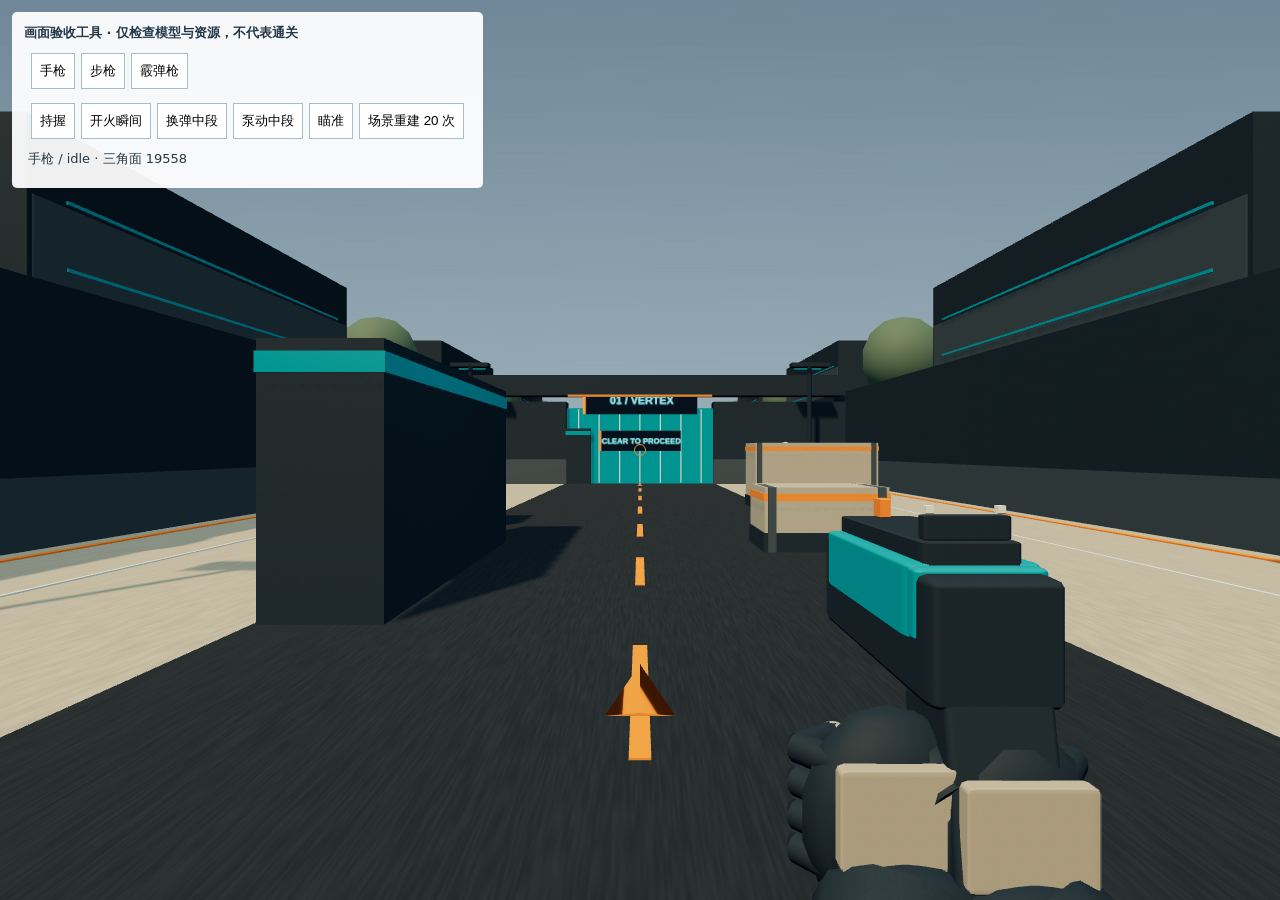
<file: 04 vertex-demo/rebuild/tests/visual.html>
<!doctype html><html lang="zh-CN"><head><meta charset="utf-8"><title>VERTEX 画面验收工具（不记录成绩）</title><style>body{margin:0;font:13px system-ui;background:#dbe9ef;color:#24384a}canvas{width:100vw;height:100vh;display:block}nav{position:fixed;top:12px;left:12px;background:#fffffff0;padding:12px;max-width:90vw;border-radius:5px}button,select{padding:8px;margin:3px;border:1px solid #a9bdc7;background:white;cursor:pointer}p{margin:8px 4px}#cross{position:fixed;top:50%;left:50%;width:10px;height:10px;transform:translate(-50%,-50%);border:1px solid #ef8543;border-radius:50%}</style></head><body><canvas id="view"></canvas><div id="cross"></div><nav><b>画面验收工具 · 仅检查模型与资源，不代表通关</b><p><button data-gun="0">手枪</button><button data-gun="1">步枪</button><button data-gun="2">霰弹枪</button></p><p><button data-pose="idle">持握</button><button data-pose="shot">开火瞬间</button><button data-pose="reload">换弹中段</button><button data-pose="pump">泵动中段</button><button data-pose="ads">瞄准</button><button id="stress">场景重建 20 次</button></p><p id="result">等待装载</p></nav><script type="module" src="visual.mjs"></script></body></html>
</file>
<file: 04 vertex-demo/rebuild/style.css>
@font-face{font-family:system-ui;src:local('Microsoft YaHei')}*{box-sizing:border-box}html,body{margin:0;width:100%;height:100%;overflow:hidden;font-family:Inter,system-ui,'Microsoft YaHei',sans-serif;color:#24384a;background:#b5ddea}button,input,select{font:inherit}button{cursor:pointer;border:1px solid #b9c8ce;background:#fff;color:#24384a;border-radius:5px;padding:13px 18px;font-weight:650;transition:background .15s,transform .15s}button:hover{background:#e5f0f3;transform:translateY(-1px)}button:disabled{opacity:.42;cursor:not-allowed;transform:none}.primary{background:#24384a;color:#fff;border-color:#24384a}.primary:hover{background:#37566e}.hidden{display:none!important}#viewport{position:fixed;inset:0;width:100%;height:100%;outline:none}.screen{position:fixed;inset:0;padding:34px 5vw;background:linear-gradient(90deg,#f2f4f7f7 0%,#f2f4f7eb 36%,#f2f4f700 78%)}.brand{display:flex;gap:13px;align-items:center;font-size:23px;letter-spacing:.12em;font-weight:800}.brand small{display:block;font-size:10px;letter-spacing:.12em;margin-top:4px;color:#647785}.brand-mark{display:flex;align-items:center;justify-content:center;width:43px;height:48px;background:#24384a;color:#ff9f43;font-size:30px;clip-path:polygon(0 0,100% 0,100% 75%,50% 100%,0 75%)}.menu-card{width:min(470px,45vw);margin-top:35px}.eyebrow{font-size:10px;letter-spacing:.23em;font-weight:800;color:#49738c}h1{font-size:clamp(28px,3.5vw,48px);line-height:1.24;letter-spacing:-.04em;margin:12px 0 16px}h2{font-size:29px;letter-spacing:-.03em;margin:10px 0 16px}.intro{font-size:14px;line-height:1.8;color:#536b78;max-width:390px}.menu-actions{display:flex;gap:9px;margin:23px 0 20px}.menu-actions .primary{flex:1;display:flex;justify-content:space-between}.level-list{display:grid;gap:6px}.level-card{display:grid;grid-template-columns:45px 1fr auto;align-items:center;text-align:left;padding:11px 13px;background:#ffffffc9;border:1px solid #d1dce1;border-radius:4px}.level-card b{font-size:12px;color:#648394}.level-card strong{font-size:13px;font-weight:650}.level-card small{font-size:10px;color:#617b89}.fine{font-size:10px;line-height:1.7;color:#6c8390}.menu-note{position:absolute;bottom:42px;right:5vw;text-align:right;color:#24384a;background:#f2f4f7d9;padding:18px 22px;border-left:3px solid #ff9f43}.menu-note b{font-size:18px}.menu-note p,.menu-note span{font-size:11px;line-height:1.7}.modal{position:fixed;inset:0;background:#20344582;backdrop-filter:blur(8px);display:flex;align-items:center;justify-content:center;z-index:20}.panel{width:440px;max-width:92vw;background:#f2f4f7;padding:30px;border-top:5px solid #ff9f43;border-radius:6px;box-shadow:0 25px 70px #14273240}.panel>button{display:block;width:100%;margin-top:9px}.panel p{font-size:13px;line-height:1.7;color:#637c89}.settings-panel{width:550px;max-height:95vh;overflow:auto;padding:24px 30px}.settings-panel label{display:block;font-size:12px;margin:12px 0;color:#38596a}.settings-panel output{float:right;font-variant-numeric:tabular-nums;color:#24384a}.settings-panel input[type=range]{width:100%;accent-color:#438eb0;display:block;margin-top:8px}.check-row{display:flex;gap:20px}.check-row input{accent-color:#438eb0}.select-label{display:flex!important;align-items:center;justify-content:space-between}.select-label select{width:120px;padding:5px;border:1px solid #bdced6}.controls{display:grid;grid-template-columns:repeat(4,1fr);gap:8px;border-top:1px solid #d1dce1;padding-top:16px;margin-top:15px;font-size:10px;color:#476777}
#hud{position:fixed;inset:0;pointer-events:none;color:#fff;text-shadow:0 1px 3px #24384a88;font-variant-numeric:tabular-nums}.hud-objective{position:absolute;top:27px;left:30px;background:#24384acf;border-left:3px solid #ff9f43;padding:12px 18px;min-width:200px}.hud-objective span,.hud-objective small{display:block;font-size:11px;color:#d7e6ec}.hud-objective strong{display:block;font-size:18px;margin:6px 0}.hud-time{position:absolute;right:30px;top:27px;text-align:right;background:#24384acf;padding:12px 18px;min-width:130px}.hud-time span,.hud-time small{display:block;font-size:10px;color:#d7e6ec}.hud-time strong{display:block;font-size:30px;margin:3px 0;font-weight:500}.hud-ammo{position:absolute;bottom:28px;left:30px;border-left:3px solid #ff9f43;padding:7px 18px;background:#24384acf;min-width:210px}.hud-ammo>span{font-size:13px;letter-spacing:.04em}.hud-ammo strong{display:block;margin:4px 0}.hud-ammo b{font-size:42px;font-weight:500}.hud-ammo em{font-size:19px;font-style:normal;color:#c4d8e0;margin-left:9px}.hud-ammo small{font-size:10px;color:#d7e6ec}.hud-health{position:absolute;bottom:35px;left:50%;transform:translateX(-50%);width:230px;padding:9px 13px;background:#24384aaf}.hud-health>div:first-child{display:flex;align-items:center;gap:9px;font-size:11px}.hud-health b{font-size:18px}.hud-health span:last-child{margin-left:auto;font-size:9px;color:#d7e6ec}.health-track,.sprint-track{height:5px;background:#1029387a;margin-top:6px}.health-track i{display:block;background:#f2f4f7;height:100%;width:100%}.sprint-track{height:2px}.sprint-track i{display:block;background:#ff9f43;height:100%;width:100%}#reticle{position:absolute;left:50%;top:50%;width:0;height:0;--gap:5px}#reticle i{position:absolute;background:#fff;box-shadow:0 0 1px 1px #24384a99}#reticle i:nth-child(1){width:6px;height:2px;left:var(--gap);top:-1px}#reticle i:nth-child(2){width:6px;height:2px;right:var(--gap);top:-1px}#reticle i:nth-child(3){width:2px;height:6px;left:-1px;top:var(--gap)}#reticle i:nth-child(4){width:2px;height:6px;left:-1px;bottom:var(--gap)}#reticle b{position:absolute;width:3px;height:3px;border-radius:50%;background:white;left:-1.5px;top:-1.5px;box-shadow:0 0 2px #24384a}#reticle.dot i{display:none}#hitmark{position:absolute;left:50%;top:50%;transform:translate(-50%,-50%);font-size:32px;color:#ffbf51;opacity:0;transition:opacity .07s;font-weight:700}#damage-numbers{position:absolute;left:calc(50% + 28px);top:calc(50% - 32px);font-size:19px;color:#ffbd53;font-weight:700}#damage-numbers span{display:block;animation:number .55s ease-out both}@keyframes number{from{opacity:1;transform:translateY(5px)}to{opacity:0;transform:translateY(-24px)}}#damage-vignette{position:fixed;inset:0;pointer-events:none;box-shadow:inset 0 0 100px #df4a2f00;transition:box-shadow .12s}#damage-vignette.active{box-shadow:inset 0 0 120px #df4a2f88}#subtitle{position:fixed;bottom:135px;left:50%;transform:translateX(-50%);background:#24384ae6;border-radius:4px;padding:9px 20px;font-size:12px;color:white;pointer-events:none;max-width:70vw;text-align:center}#toast{position:fixed;top:24%;left:50%;transform:translateX(-50%);background:#f2f4f7ef;padding:13px 25px;border-bottom:3px solid #ff9f43;border-radius:3px;font-size:17px;font-weight:700;pointer-events:none;z-index:12}#reload-bar{height:3px;margin-top:8px;background:#ffffff22}#reload-bar i{display:block;height:100%;background:#ff9f43;width:0}.result-panel{width:550px}.result-main{display:flex;align-items:center;gap:30px;padding:0 0 20px}.result-main>strong{font-size:96px;line-height:1;color:#438eb0;letter-spacing:-.07em}.result-main b{font-size:37px;font-weight:500;display:block}.result-main small{display:block;font-size:11px;color:#648394;margin-top:8px}.score-part{display:grid;grid-template-columns:70px 1fr 65px;align-items:center;gap:14px;font-size:12px;margin:12px 0}.score-part .track{height:5px;background:#d9e2e7}.score-part .fill{height:100%;background:#438eb0;animation:fill .6s ease-out}@keyframes fill{from{width:0}}.score-part span:last-child{text-align:right}.result-actions{display:flex;gap:7px;flex-wrap:wrap}.result-actions button{flex:1;font-size:12px;white-space:nowrap}#loading{position:fixed;inset:0;display:flex;flex-direction:column;justify-content:center;align-items:center;background:#f2f4f7;z-index:50}#loading h1{font-size:30px}#loading p{max-width:600px;padding:20px;font-size:13px;text-align:center}body.high-contrast #hitmark{color:#ffeb00!important}body.high-contrast #reticle i,body.high-contrast #reticle b{background:#ffed00}@media(max-height:750px){.screen{padding-top:24px}.menu-card{margin-top:20px}h1{font-size:34px}.intro{margin:8px 0}.menu-actions{margin:16px 0 12px}.level-card{padding:9px 13px}.menu-note{bottom:25px}}@media(max-width:760px){.menu-card{width:90vw}.menu-note{display:none}.screen{background:#f2f4f7e8;overflow:auto}.controls{grid-template-columns:repeat(2,1fr)}.hud-health{left:auto;right:20px;transform:none;width:170px}.hud-objective{left:16px;top:16px;min-width:160px}.hud-time{right:16px;top:16px}.hud-ammo{left:16px;bottom:22px;min-width:160px}}

/* 2026-09 visual pass: training-terminal UI over original generated key art. */
:root{--ink:#ecf2f0;--muted:#9db0b5;--panel:#111a22e8;--line:#47545e;--cyan:#4bc4cd;--orange:#ff8b38;--black:#0b1117}
html,body{color:var(--ink);background:#202b34}
button{border:1px solid #60707b;background:#1d2933e8;color:var(--ink);border-radius:2px;letter-spacing:.025em}
button:hover{background:#2a3b47;border-color:#8ba0aa}.primary{background:var(--orange);border-color:var(--orange);color:#17120e}.primary:hover{background:#ffa05f}
.screen{isolation:isolate;padding:28px 4vw;background:linear-gradient(90deg,#080e13f9 0%,#0b1218ef 34%,#0b12189c 55%,#0b121820 82%)}
.screen::before{content:"";position:absolute;inset:0;z-index:-2;background:url("assets/vertex-training-campus.png") center/cover no-repeat}
.screen::after{content:"";position:absolute;inset:0;z-index:-1;background:linear-gradient(180deg,#08101824 50%,#081018d9 100%),linear-gradient(90deg,#081018eb 0 34%,transparent 72%)}
.brand{font-size:20px;color:#f5f5ef;text-shadow:0 2px 15px #000}.brand small{color:#92a6ad}.brand-mark{background:var(--orange);color:#10161c;width:39px;height:44px;font-size:27px}
.menu-card{width:min(480px,47vw);margin-top:23px;padding:24px 26px 20px;background:linear-gradient(135deg,#101920f2,#101920cf);border:1px solid #596873;border-left:3px solid var(--orange);box-shadow:0 24px 75px #0008}
.eyebrow{color:var(--cyan);font-size:9px}.menu-card h1{font-size:clamp(30px,3.1vw,45px);margin:9px 0 10px;color:#f3f1e9;text-shadow:0 4px 18px #000}.intro{color:#b9c6c8;line-height:1.65;margin:0}.menu-actions{margin:17px 0 14px}.level-list{gap:5px}.level-card{grid-template-columns:42px 1fr auto;background:#111b23d9;border-color:#4d5d67;color:#eef2ee;padding:9px 12px}.level-card:hover{background:#21323de8;border-color:var(--cyan)}.level-card b{color:var(--orange)}.level-card small{color:#93a8ae}.fine{color:#82969c;margin-bottom:0}
.menu-note{bottom:32px;right:4vw;text-align:left;width:min(380px,34vw);color:#d8e1df;background:#101920e3;border:1px solid #5d6870;border-left:3px solid var(--orange);box-shadow:0 18px 55px #0007}.menu-note small{display:block;color:var(--cyan);font-size:9px;letter-spacing:.16em;margin-bottom:9px}.menu-note b{display:block;font-size:17px}.menu-note p{color:#aebdc0}.menu-note span{color:#ffb57f}
.modal{background:#071019b8}.panel{background:#141e26;color:#eef2ee;border:1px solid #596873;border-top:4px solid var(--orange);border-radius:2px;box-shadow:0 28px 90px #000a}.panel p,.settings-panel label{color:#aebdc0}.settings-panel output,.result-main small{color:#d9e5e5}.select-label select{background:#101820;color:#eef2ee;border-color:#5b6972}.controls{border-color:#41515b;color:#9db0b5}.settings-panel input[type=range],.check-row input{accent-color:var(--orange)}
.hud-objective,.hud-time,.hud-ammo,.hud-health{background:linear-gradient(135deg,#101920ed,#101920c2);border:1px solid #5b6973;box-shadow:0 9px 30px #0004;text-shadow:0 2px 4px #000b}.hud-objective,.hud-ammo{border-left:3px solid var(--orange)}.hud-time{border-right:3px solid var(--cyan)}.hud-objective span,.hud-objective small,.hud-time span,.hud-time small,.hud-ammo small{color:#b5c5c8}.health-track i{background:#e8e3d8}.sprint-track i,#reload-bar i{background:var(--orange)}
#reticle i,#reticle b{background:#f4efe4;box-shadow:0 0 2px 1px #071019}#hitmark,#damage-numbers{color:#ff9b50}.panel .track{background:#34424b}.score-part .fill{background:var(--cyan)}#loading{background:#111a22;color:#eef2ee}
@media(max-height:750px){.menu-card{margin-top:12px;padding-top:18px;padding-bottom:14px}.menu-card h1{font-size:31px}.level-card{padding:7px 11px}.menu-note{bottom:22px}}
@media(max-width:760px){.screen{background:#0c141bea}.screen::after{background:#081018cf}.menu-card{width:92vw}.menu-note{display:none}}
</file>
